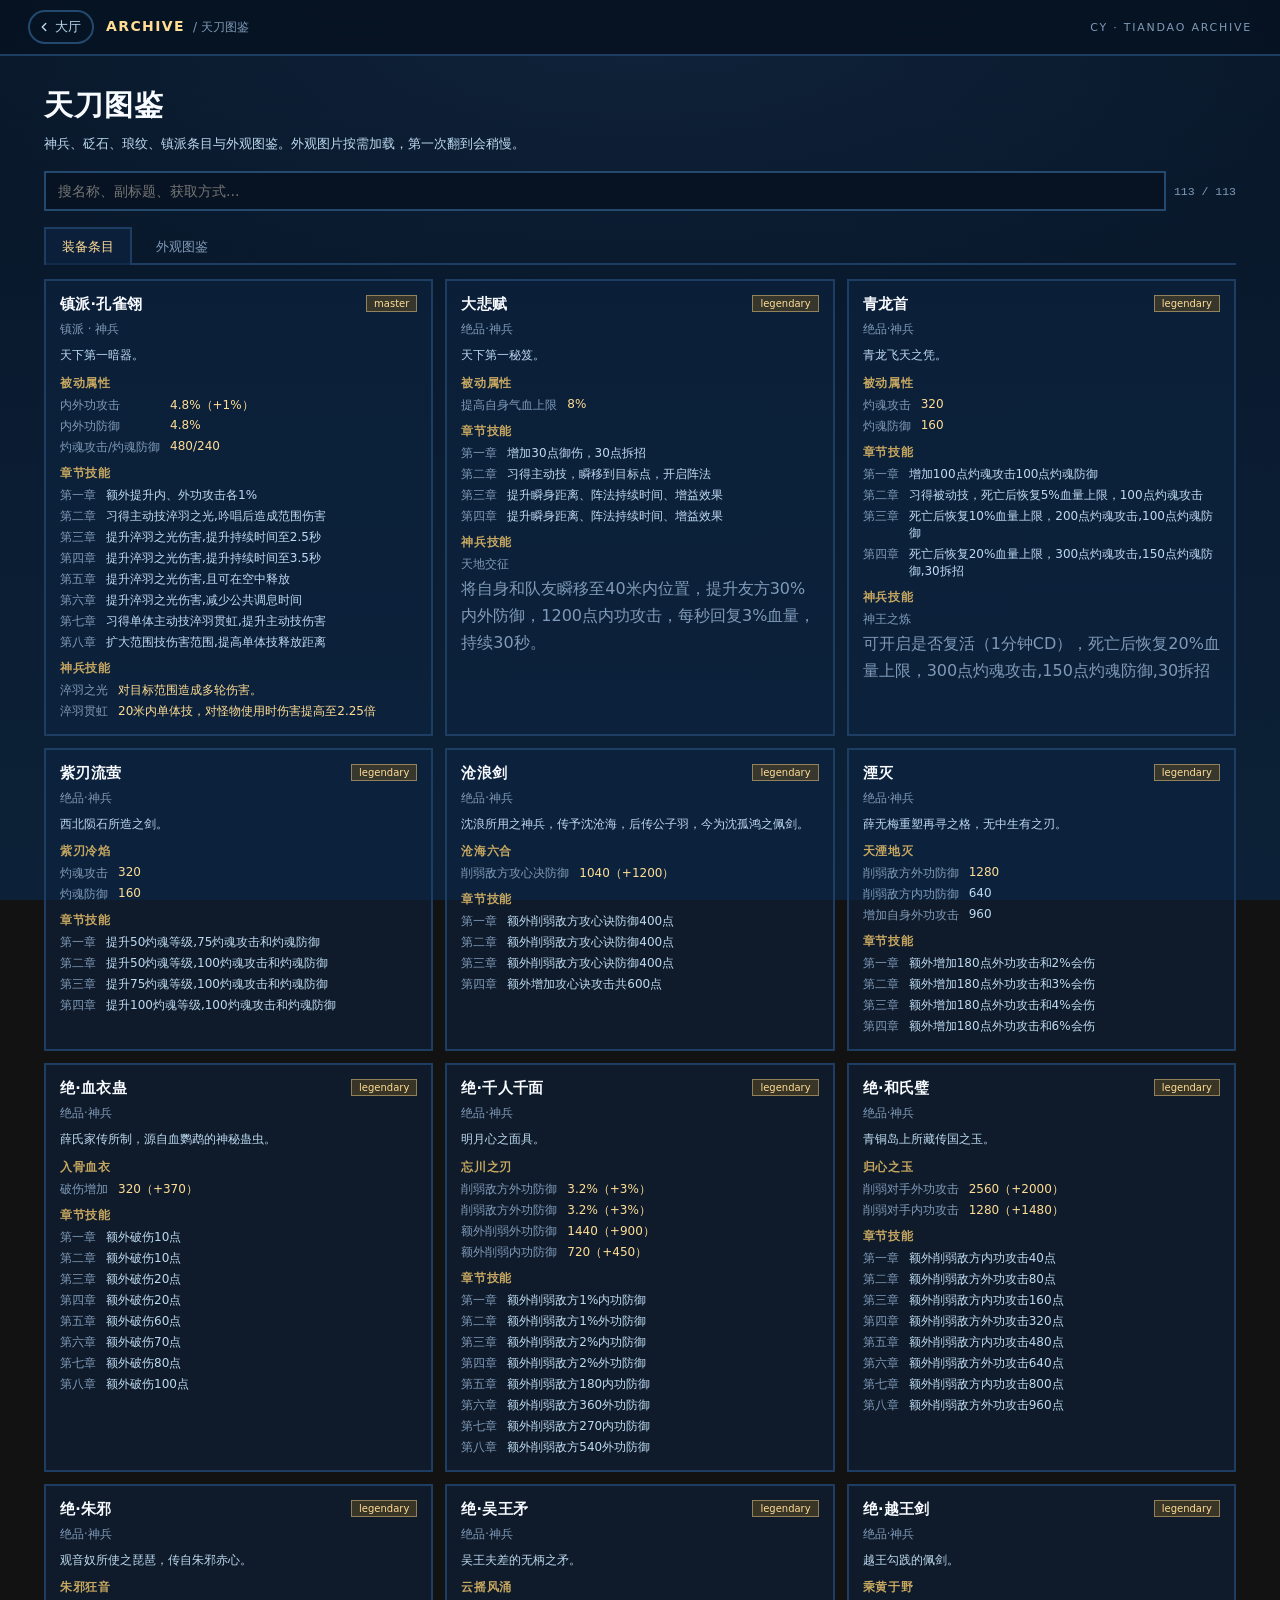
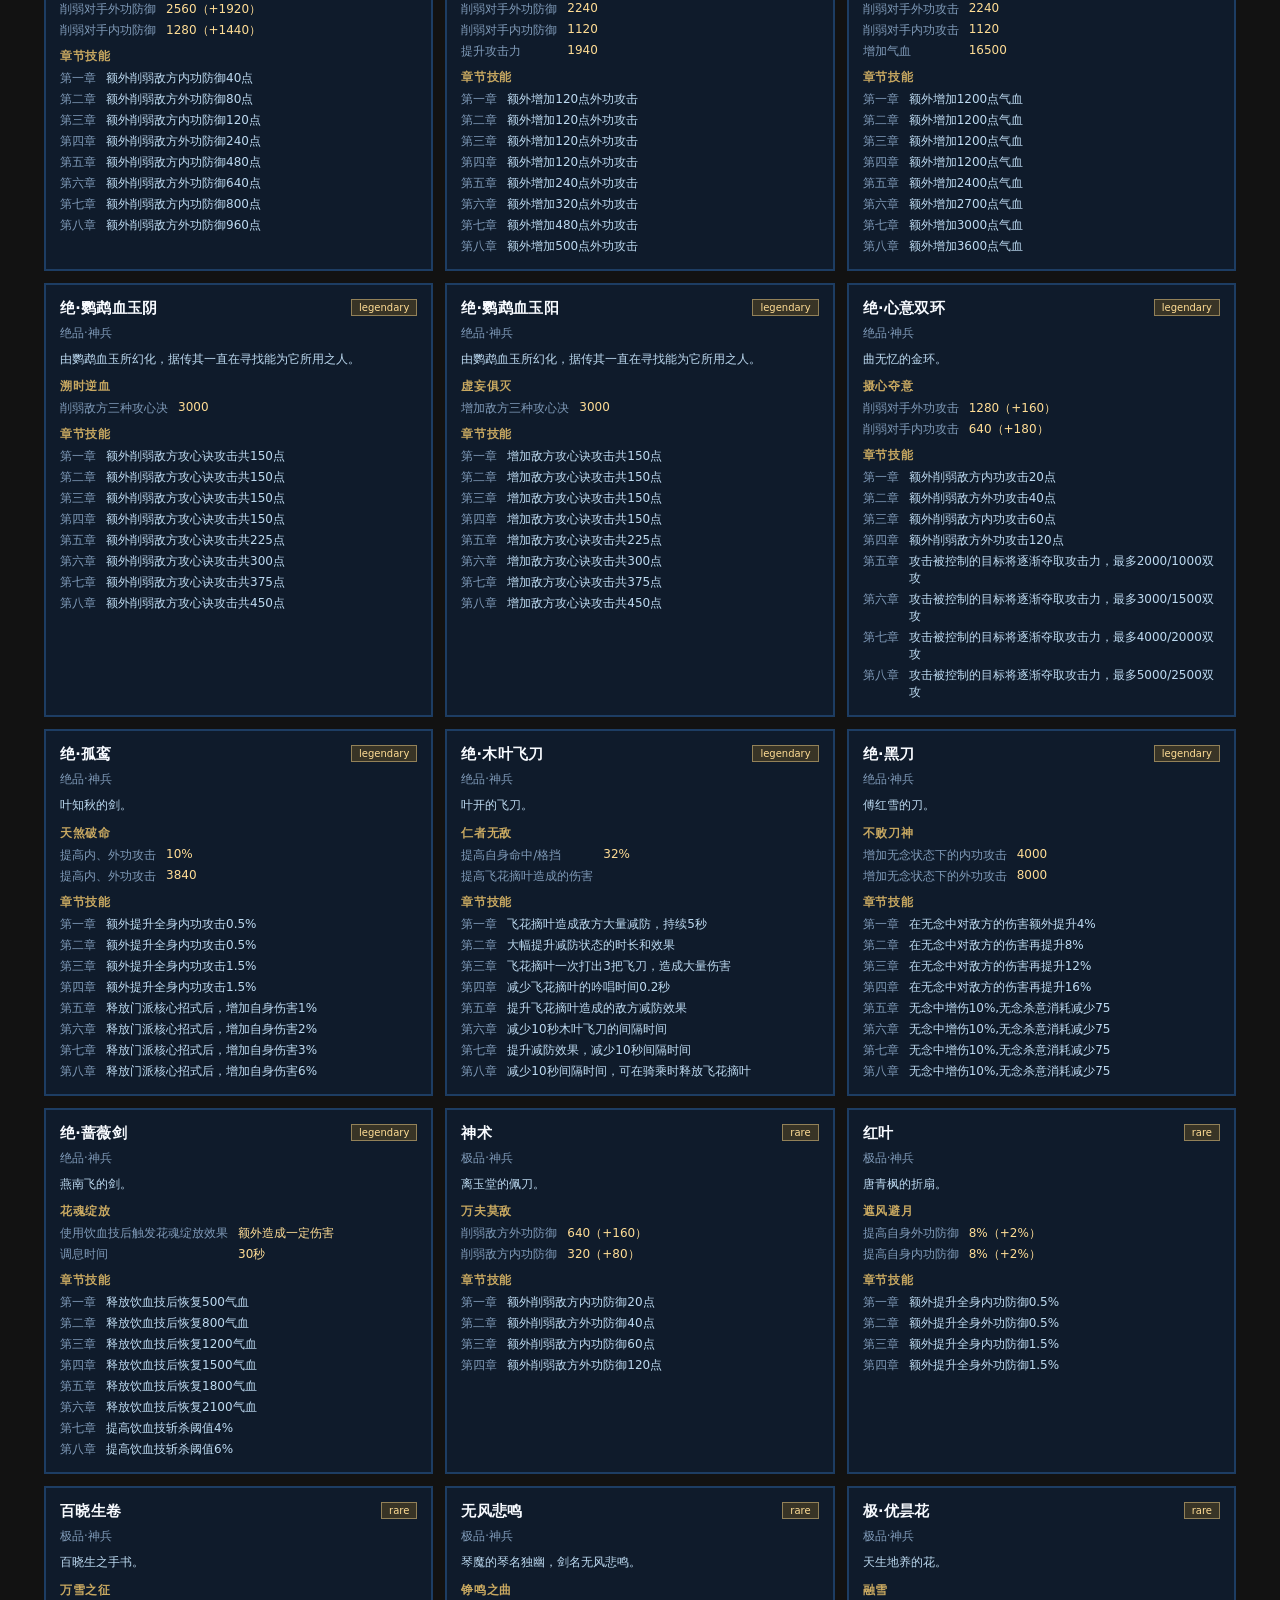
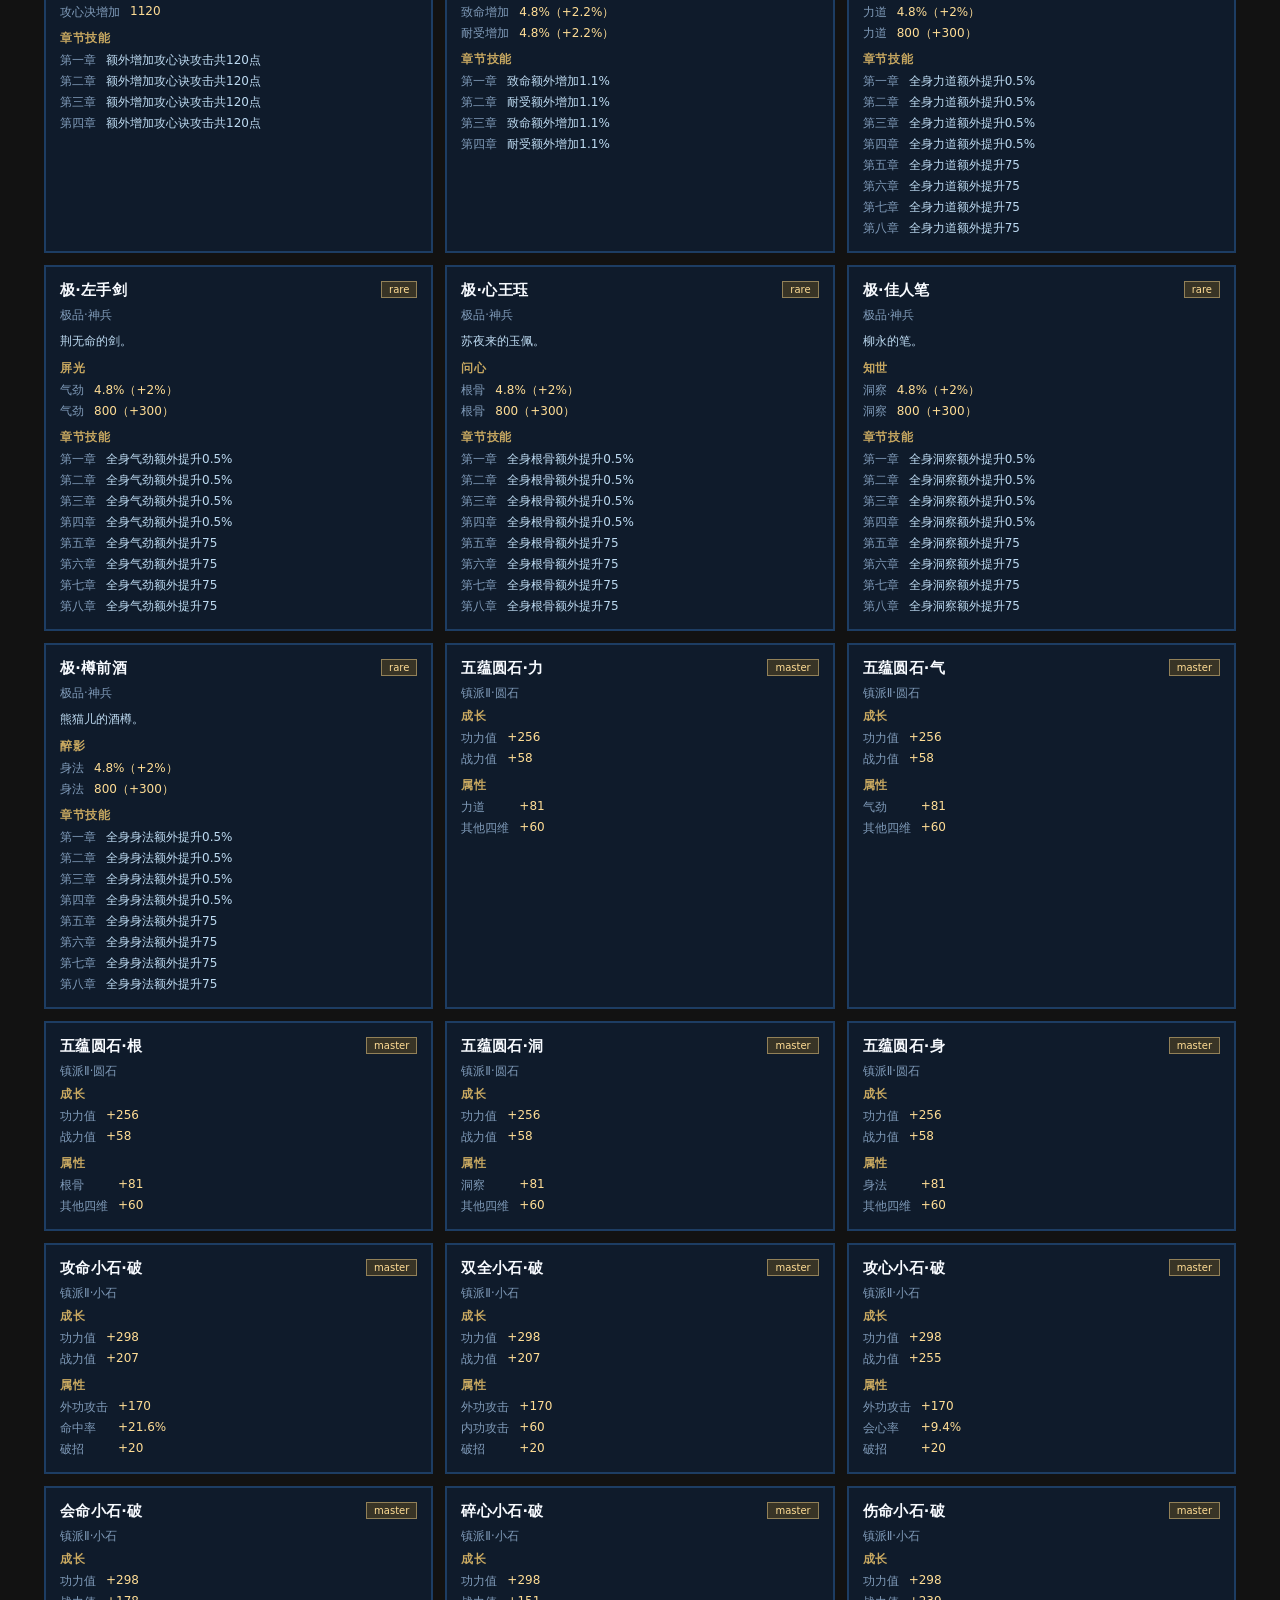
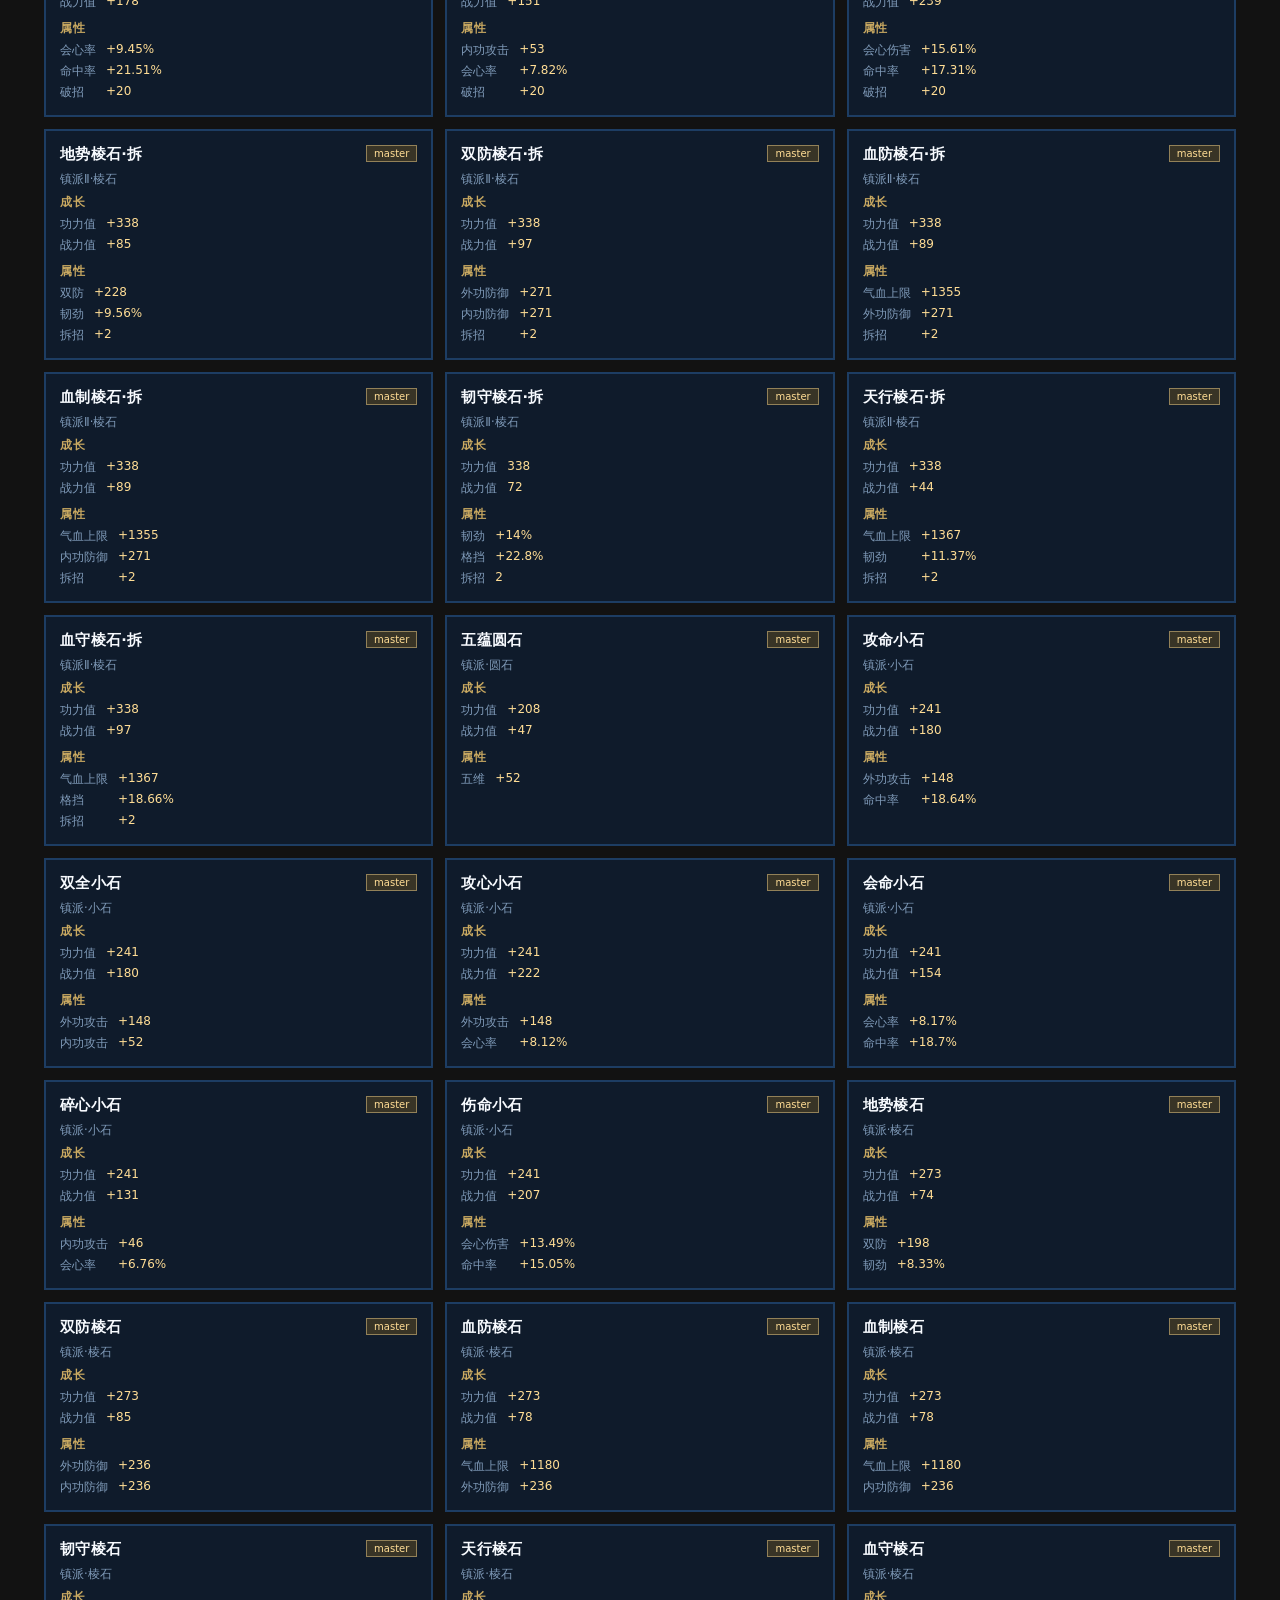
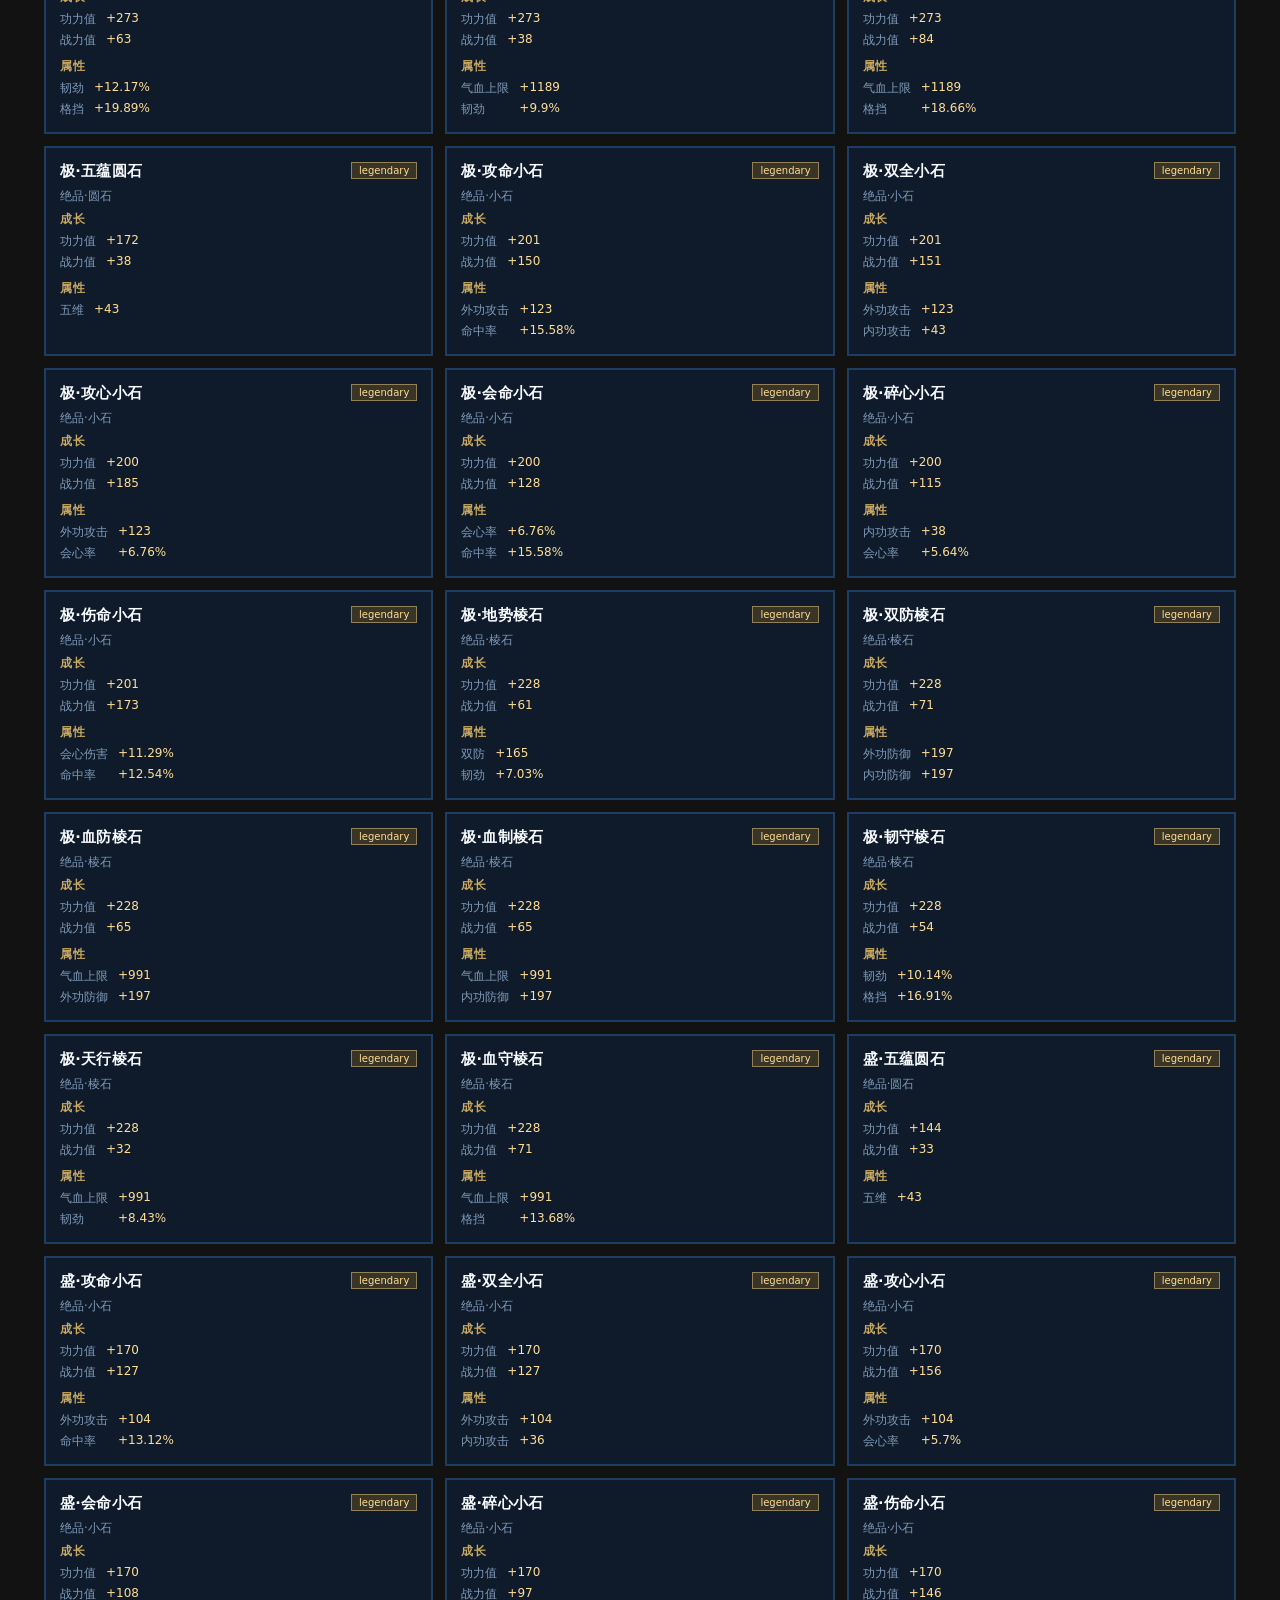
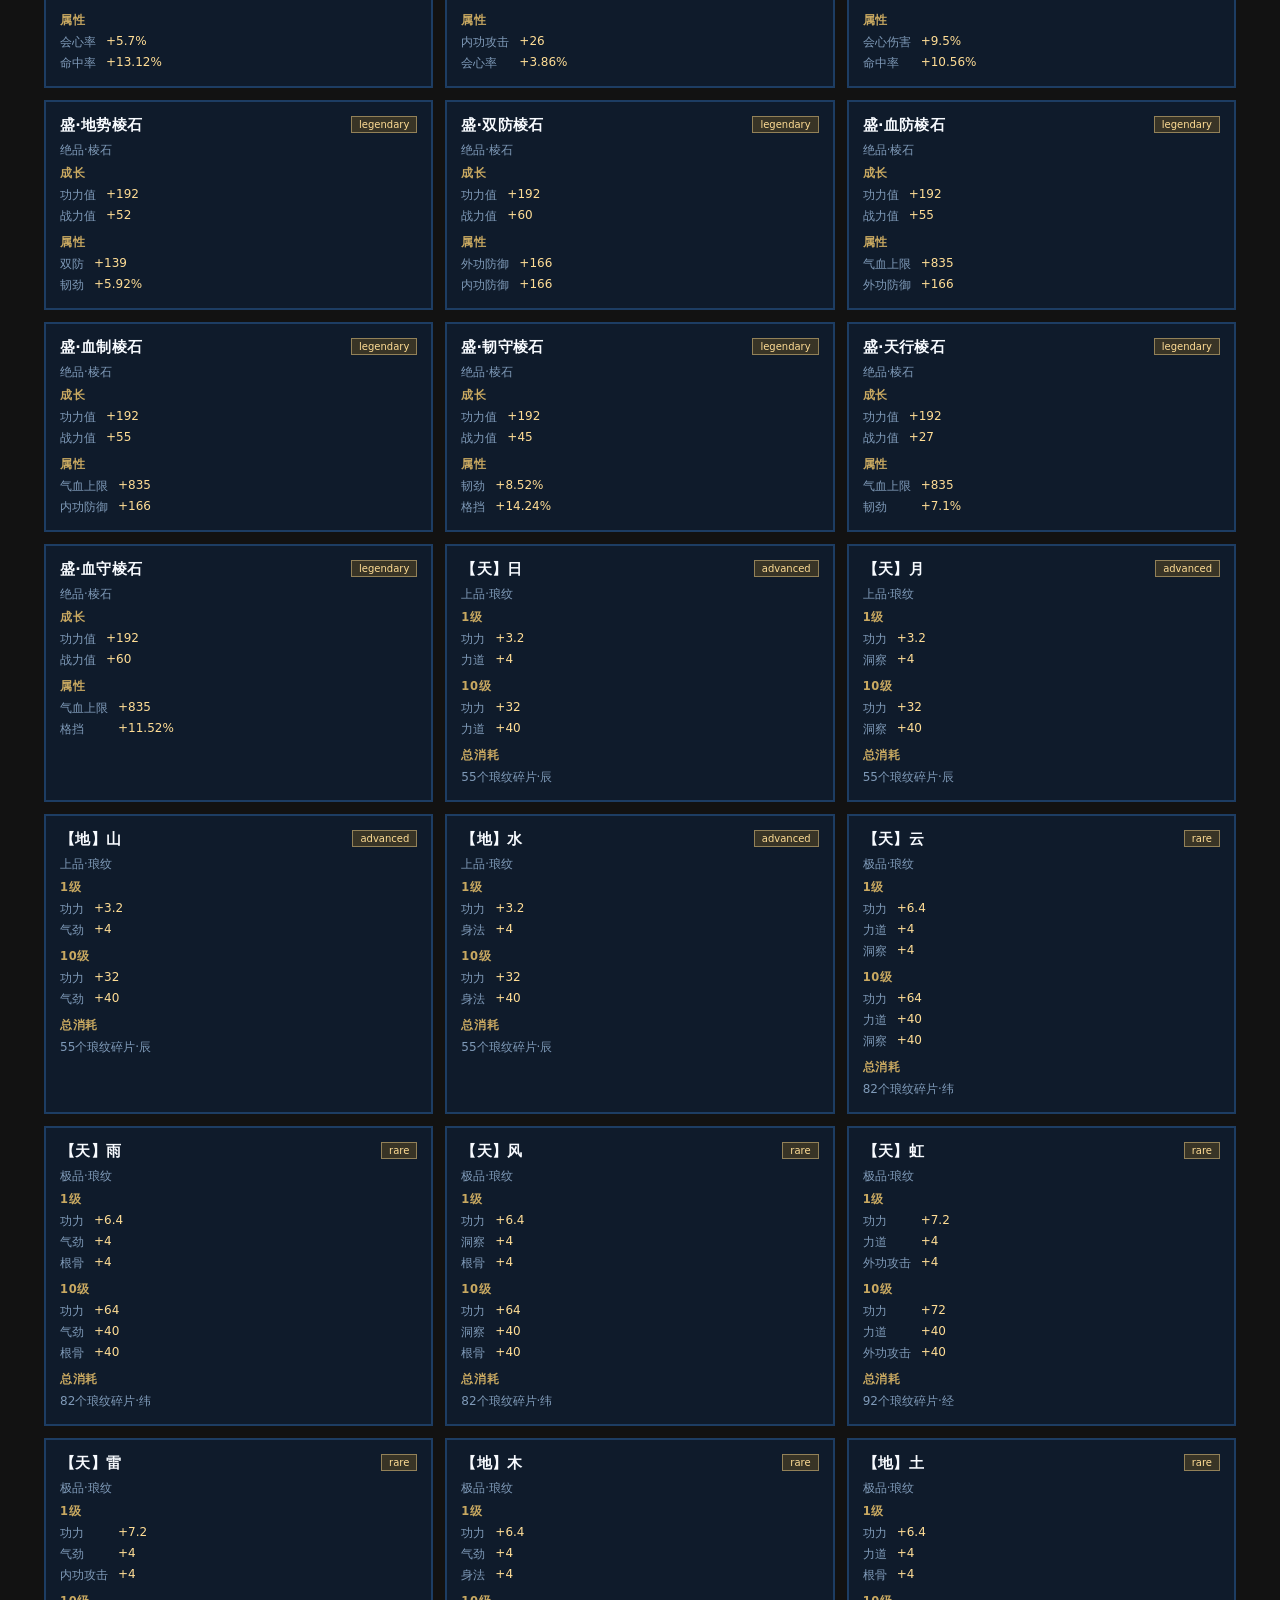
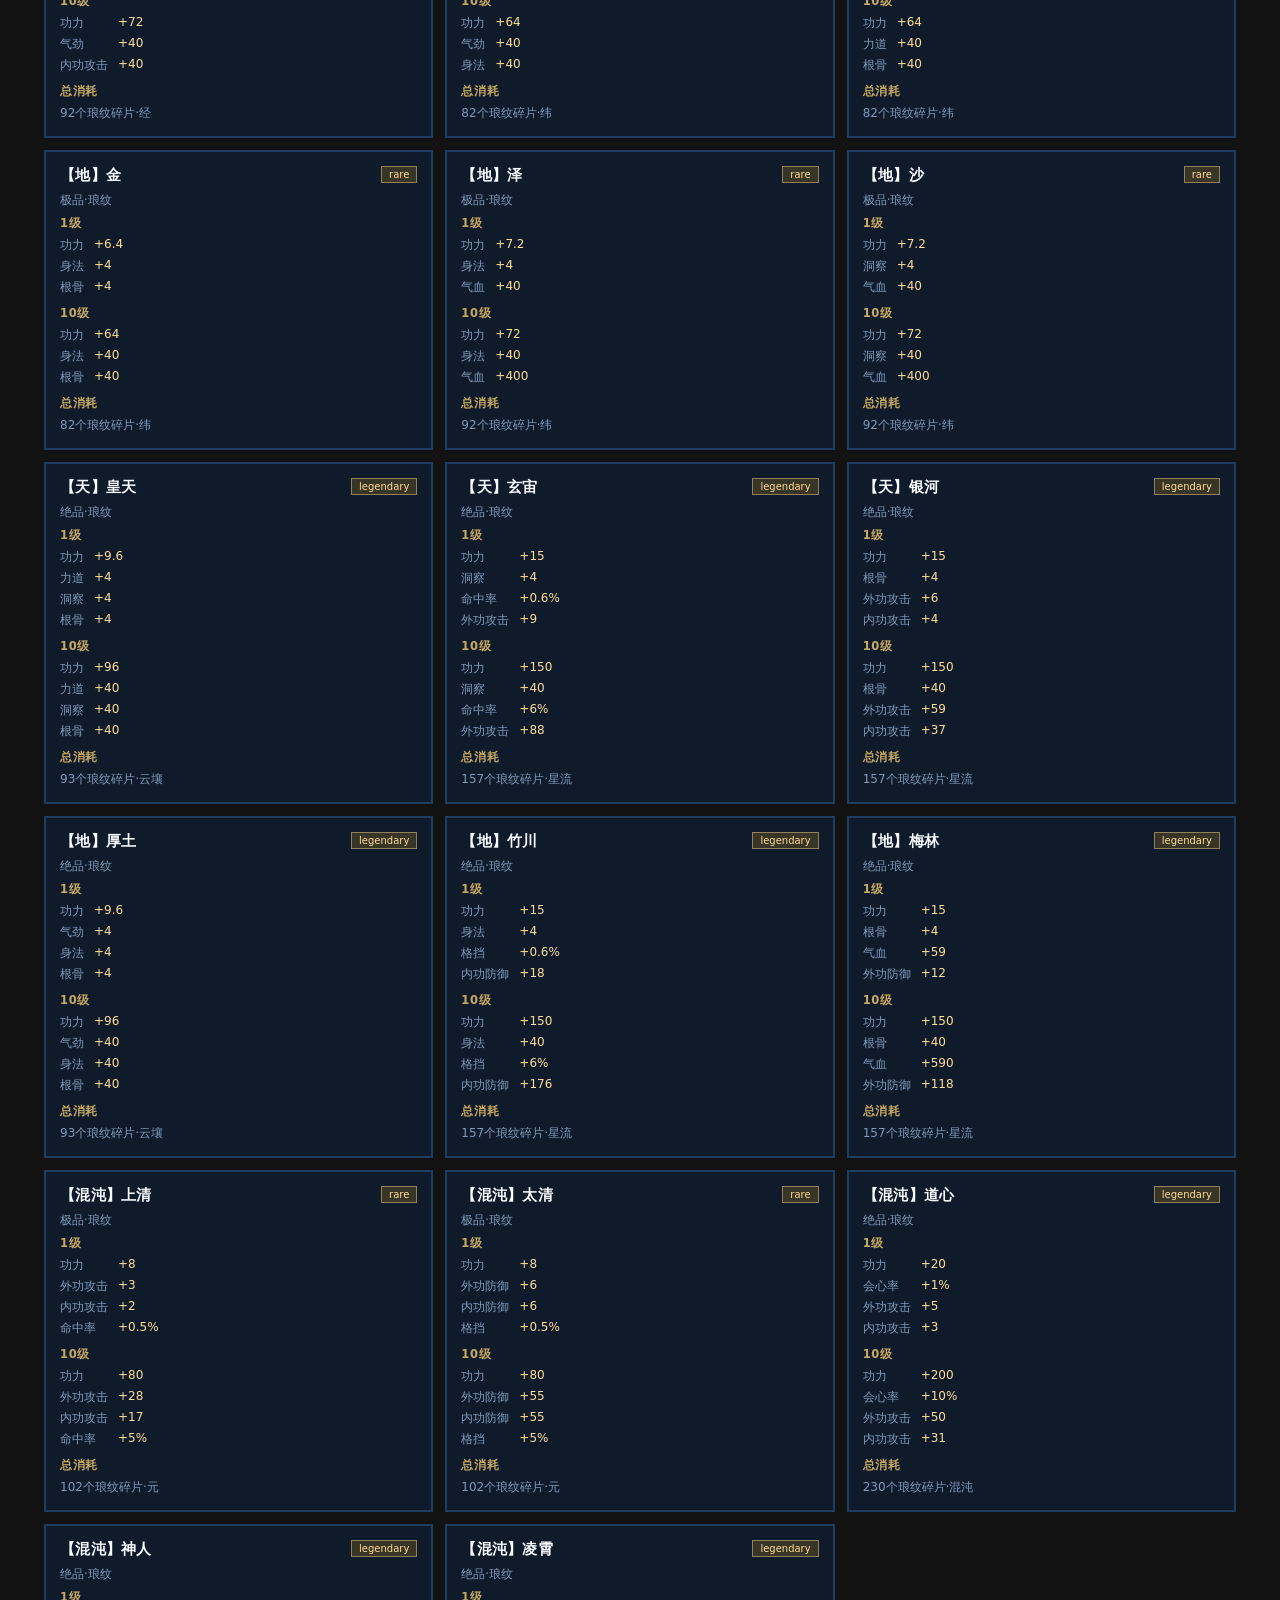
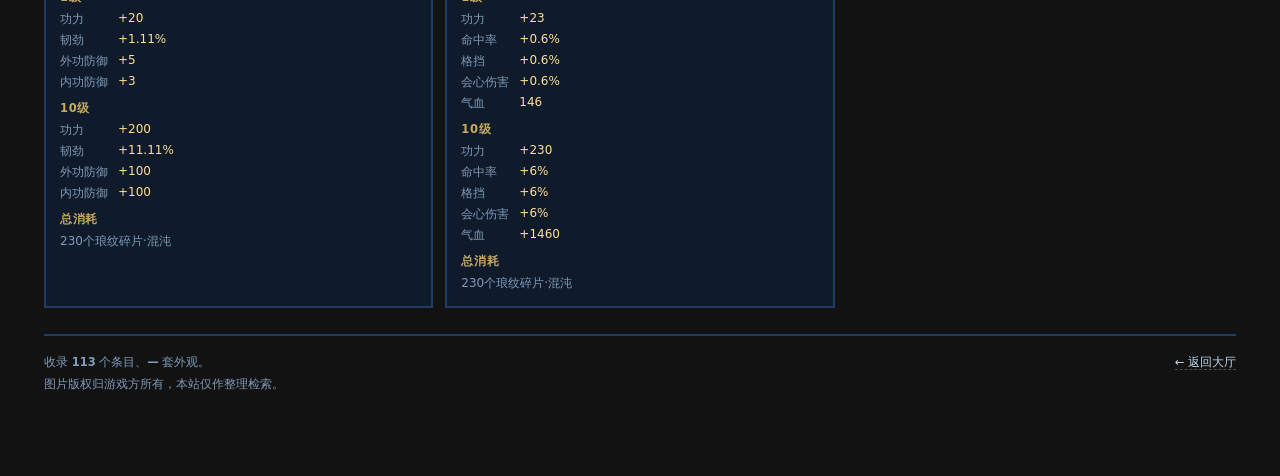
<file: tools/archive.html>
<!DOCTYPE html>
<html lang="zh-CN">
<head>
<meta charset="UTF-8" />
<meta name="viewport" content="width=device-width, initial-scale=1, viewport-fit=cover" />
<meta name="theme-color" content="#0a1b30" />
<meta name="color-scheme" content="dark" />
<title>天刀图鉴 · CY</title>
<meta name="description" content="天涯明月刀 OL 图鉴：神兵、砭石、琅纹、镇派条目与外观外观图鉴，支持搜索与颜色筛选。" />
<meta property="og:title" content="天刀图鉴 · CY" />
<meta property="og:type" content="website" />
<link rel="icon" href="../favicon.ico" sizes="any" />
<style>
:root{
  --ink:#0a1b30;--ink-2:#071322;
  --panel:#0d2340;--panel-2:#102a4a;
  --line:#1d3d63;--line-2:#23496f;
  --gold:#ffdd95;--gold-dim:#c9a961;
  --orange:#ff9a3c;
  --fog:#f8fbff;--mist:#bddaf1;--dim:#7f9ab8;
  --sans:"PingFang SC","Microsoft YaHei",system-ui,-apple-system,"Segoe UI",sans-serif;
  --mono:ui-monospace,SFMono-Regular,"SF Mono",Menlo,Consolas,monospace;
}
*{box-sizing:border-box}
html,body{margin:0;padding:0}
body{
  min-height:100vh;color:var(--fog);font-family:var(--sans);
  background:
    radial-gradient(120% 55% at 50% 0%, rgba(60,120,190,.16) 0%, transparent 60%),
    linear-gradient(180deg,#071322 0%,#0a1b30 40%,#0c2137 100%);
  background-attachment:fixed;-webkit-font-smoothing:antialiased;
}

.topbar{
  position:sticky;top:0;z-index:30;
  display:flex;align-items:center;gap:10px;
  padding:10px clamp(12px,3vw,28px);
  background:rgba(7,19,34,.92);backdrop-filter:blur(14px);
  border-bottom:2px solid var(--line);
}
.topbar a.home{
  display:inline-flex;align-items:center;gap:4px;
  padding:6px 11px 6px 7px;border:2px solid var(--line-2);border-radius:999px;
  color:var(--mist);font-size:13px;text-decoration:none;
  transition:color .14s,border-color .14s,background .14s;flex-shrink:0;
}
.topbar a.home:hover{color:var(--gold);border-color:rgba(255,221,149,.5);background:rgba(255,221,149,.07)}
.topbar a.home:focus-visible{outline:2px solid var(--gold);outline-offset:2px}
.topbar__brand{display:flex;align-items:baseline;gap:8px;margin-left:2px;min-width:0}
.topbar__brand b{font-size:14px;letter-spacing:.1em;color:var(--gold);white-space:nowrap}
.topbar__brand span{font-size:12px;color:var(--dim);white-space:nowrap;overflow:hidden;text-overflow:ellipsis}
.topbar__right{margin-left:auto;font-size:11px;letter-spacing:.16em;color:var(--dim);white-space:nowrap}

.shell{width:min(1240px,100%);margin:0 auto;padding:clamp(16px,3.4vw,30px) clamp(12px,3vw,24px) 80px}
.head{margin-bottom:16px}
.head h1{margin:0 0 6px;font-size:clamp(21px,3.6vw,29px);letter-spacing:.03em}
.head p{margin:0;font-size:13px;line-height:1.8;color:var(--mist)}

.searchbar{
  display:flex;gap:8px;flex-wrap:wrap;align-items:center;
  margin-bottom:14px;
}
.searchbar input{
  flex:1 1 220px;min-width:0;
  padding:10px 12px;font-family:inherit;font-size:13.5px;
  color:var(--fog);background:var(--ink-2);
  border:2px solid var(--line-2);
}
.searchbar input:focus{outline:2px solid var(--gold);outline-offset:1px}
.count{font-size:11.5px;color:var(--dim);font-family:var(--mono);white-space:nowrap}

.tabs{display:flex;gap:6px;flex-wrap:wrap;margin-bottom:14px;border-bottom:2px solid var(--line)}
.tabs button{
  padding:9px 16px;font-family:inherit;font-size:13px;
  color:var(--dim);background:transparent;border:2px solid transparent;border-bottom:none;
  cursor:pointer;position:relative;top:2px;transition:color .14s,background .14s,border-color .14s;
}
.tabs button:hover{color:var(--mist)}
.tabs button.is-on{color:var(--gold);background:rgba(13,35,64,.7);border-color:var(--line);border-bottom-color:rgba(13,35,64,.7)}
.tabs button:focus-visible{outline:2px solid var(--gold);outline-offset:-2px}
.pane{display:none}
.pane.is-on{display:block}

/* 条目卡 */
.items{display:grid;grid-template-columns:repeat(auto-fill,minmax(320px,1fr));gap:12px}
.item{
  background:rgba(13,35,64,.55);border:2px solid var(--line);
  padding:14px;
  transition:border-color .16s,background .16s;
}
.item:hover{border-color:var(--line-2);background:rgba(16,42,74,.7)}
.item__top{display:flex;align-items:flex-start;gap:10px;margin-bottom:8px}
.item__name{font-size:14.5px;font-weight:600;letter-spacing:.02em;flex:1;min-width:0}
.item__rar{
  font-size:10px;padding:2px 7px;flex-shrink:0;
  color:var(--gold);border:1px solid rgba(255,221,149,.45);
  background:rgba(107,83,32,.45);
}
.item__sub{font-size:11.5px;color:var(--dim);margin-bottom:8px}
.item__desc{font-size:12px;line-height:1.7;color:var(--mist);margin-bottom:10px}
.item__g{margin-bottom:10px}
.item__g:last-child{margin-bottom:0}
.item__g h4{
  margin:0 0 6px;font-size:11.5px;letter-spacing:.06em;color:var(--gold-dim);font-weight:600;
}
.item__g dl{margin:0;display:grid;grid-template-columns:auto 1fr;gap:4px 10px;font-size:12px}
.item__g dt{color:var(--dim);white-space:nowrap}
.item__g dd{margin:0;color:var(--mist);text-align:left}
.item__g dd.gold{color:var(--gold)}
.item__g .body{grid-column:1/-1;color:var(--dim);line-height:1.7;margin-top:2px}

/* 外观网格 */
.filters{display:flex;flex-wrap:wrap;gap:6px;margin-bottom:12px}
.filters button{
  padding:5px 11px;font-family:inherit;font-size:12px;
  color:var(--dim);background:rgba(13,35,64,.7);
  border:2px solid var(--line);cursor:pointer;
  transition:color .14s,border-color .14s,background .14s;
}
.filters button:hover{color:var(--mist);border-color:var(--line-2)}
.filters button.is-on{color:var(--gold);border-color:rgba(255,221,149,.55);background:rgba(107,83,32,.5)}
.filters button:focus-visible{outline:2px solid var(--gold);outline-offset:2px}

.skins{display:grid;grid-template-columns:repeat(auto-fill,minmax(150px,1fr));gap:12px}
.skin{
  background:rgba(13,35,64,.5);border:2px solid var(--line);
  overflow:hidden;cursor:pointer;
  transition:border-color .16s,transform .16s;
}
.skin:hover{border-color:rgba(255,221,149,.5);transform:translateY(-2px)}
.skin:focus-visible{outline:2px solid var(--gold);outline-offset:2px}
.skin__pic{
  position:relative;aspect-ratio:1;background:#08182b;
  display:grid;place-items:center;overflow:hidden;
}
.skin__pic img{
  width:100%;height:100%;object-fit:contain;display:block;
}
.skin__pic .ph{
  position:absolute;inset:0;
  display:grid;place-items:center;
  font-size:11px;color:var(--dim);
}
.skin__lux{
  position:absolute;top:6px;left:6px;
  padding:2px 6px;font-size:9.5px;letter-spacing:.06em;
  color:#3a2200;background:linear-gradient(150deg,#ffdd95,#c9a961);
}
.skin__body{padding:8px 9px 10px}
.skin__name{font-size:12.5px;line-height:1.4;margin-bottom:3px;color:var(--fog)}
.skin__meta{font-size:10.5px;color:var(--dim);white-space:nowrap;overflow:hidden;text-overflow:ellipsis}

.loadmore{display:flex;justify-content:center;margin-top:18px}
.btn{
  display:inline-flex;align-items:center;justify-content:center;
  padding:10px 22px;font-family:inherit;font-size:13px;line-height:1;
  color:var(--mist);background:#12304f;border:2px solid var(--line-2);
  cursor:pointer;transition:background .14s,color .14s,border-color .14s;
}
.btn:hover{background:#17406a;color:var(--fog)}
.btn:focus-visible{outline:2px solid var(--gold);outline-offset:2px}
.btn--gold{color:var(--gold);background:rgba(107,83,32,.55);border-color:rgba(255,221,149,.5)}

/* 弹层 */
.modal{
  position:fixed;inset:0;z-index:80;
  background:rgba(3,9,18,.86);
  display:none;align-items:center;justify-content:center;
  padding:20px;
  overflow:auto;
}
.modal.is-on{display:flex}
.modal__box{
  position:relative;
  width:min(560px,100%);
  max-height:90vh;overflow:auto;
  background:var(--panel);border:2px solid var(--line-2);
  padding:18px;
}
.modal__close{
  position:absolute;top:10px;right:10px;
  width:30px;height:30px;
  display:grid;place-items:center;
  color:var(--mist);background:rgba(9,24,42,.8);
  border:2px solid var(--line-2);cursor:pointer;font-size:15px;line-height:1;
}
.modal__close:hover{color:var(--gold);border-color:rgba(255,221,149,.5)}
.modal__imgs{display:flex;gap:10px;flex-wrap:wrap;margin:10px 0 14px}
.modal__imgs figure{margin:0;flex:1 1 150px;text-align:center}
.modal__imgs img{width:100%;display:block;background:#08182b;border:2px solid var(--line)}
.modal__imgs figcaption{font-size:11px;color:var(--dim);margin-top:5px}
.modal h3{margin:0 0 4px;font-size:16px}
.modal .meta{font-size:12px;color:var(--dim);line-height:1.9}
.modal .desc{font-size:13px;color:var(--mist);line-height:1.8;margin-top:10px}
.modal .tags{display:flex;gap:5px;flex-wrap:wrap;margin-top:10px}
.modal .tags span{font-size:10.5px;padding:2px 7px;border:1px solid var(--line-2);color:var(--dim)}

.empty{padding:36px 0;text-align:center;font-size:13px;color:var(--dim)}
.foot{
  margin-top:26px;padding-top:16px;border-top:2px solid var(--line);
  display:flex;flex-wrap:wrap;gap:10px;justify-content:space-between;
  font-size:11.5px;color:var(--dim);line-height:1.9;
}
.foot a{color:var(--mist);text-decoration:none;border-bottom:1px dashed rgba(189,218,241,.3)}
.foot a:hover{color:var(--gold);border-bottom-color:var(--gold)}

@media(max-width:640px){
  .topbar__right{display:none}
  .items{grid-template-columns:1fr}
  .skins{grid-template-columns:repeat(2,1fr);gap:9px}
  .skin__name{font-size:11.5px}
}
</style>
</head>
<body>

<header class="topbar">
  <a class="home" href="../index.html" title="返回大厅" aria-label="返回大厅">
    <svg viewBox="0 0 24 24" width="14" height="14" fill="none" stroke="currentColor" stroke-width="2.4" stroke-linecap="round" stroke-linejoin="round" aria-hidden="true"><path d="m15 18-6-6 6-6"/></svg>
    大厅
  </a>
  <div class="topbar__brand">
    <b>ARCHIVE</b>
    <span>/ 天刀图鉴</span>
  </div>
  <div class="topbar__right">CY · TIANDAO ARCHIVE</div>
</header>

<main class="shell">

  <section class="head">
    <h1>天刀图鉴</h1>
    <p>神兵、砭石、琅纹、镇派条目与外观图鉴。外观图片按需加载，第一次翻到会稍慢。</p>
  </section>

  <div class="searchbar">
    <input id="q" type="search" placeholder="搜名称、副标题、获取方式…" autocomplete="off" />
    <span class="count" id="count">—</span>
  </div>

  <nav class="tabs" id="tabs">
    <button type="button" data-pane="gear" class="is-on">装备条目</button>
    <button type="button" data-pane="skin">外观图鉴</button>
  </nav>

  <section class="pane is-on" id="pane-gear">
    <div class="items" id="items"><div class="empty">正在读取…</div></div>
  </section>

  <section class="pane" id="pane-skin">
    <div class="filters" id="cats"></div>
    <div class="filters" id="colors"></div>
    <div class="skins" id="skins"><div class="empty">正在读取…</div></div>
    <div class="loadmore" id="more"></div>
  </section>

  <footer class="foot">
    <div>
      收录 <b id="cntGear">—</b> 个条目、<b id="cntSkin">—</b> 套外观。<br />
      图片版权归游戏方所有，本站仅作整理检索。
    </div>
    <div><a href="../index.html">← 返回大厅</a></div>
  </footer>

</main>

<div class="modal" id="modal" role="dialog" aria-modal="true" aria-label="外观详情">
  <div class="modal__box">
    <button class="modal__close" id="mClose" type="button" aria-label="关闭">×</button>
    <div id="mBody"></div>
  </div>
</div>

<script>
(function () {
  'use strict';
  var MEDIA = 'https://www.qquu.chat/archive/api/media/media%2F';
  var PAGE = 60;   // 外观每次渲染 60 个

  var $ = function (s, r) { return (r || document).querySelector(s); };
  var $$ = function (s, r) { return Array.prototype.slice.call((r || document).querySelectorAll(s)); };
  var esc = function (s) {
    return String(s == null ? '' : s).replace(/[&<>"']/g, function (c) {
      return { '&': '&amp;', '<': '&lt;', '>': '&gt;', '"': '&quot;', "'": '&#39;' }[c];
    });
  };
  function fmt(n) { return (n == null || !isFinite(n)) ? '—' : Number(n).toLocaleString('en-US'); }

  var GEAR = null;        // {cats, items}
  var SKIN = null;        // {skins}
  var skinLoaded = false;
  var fCat = '';
  var fColor = '';
  var shown = PAGE;
  var kw = '';

  var COLOR_CN = {
    gray: '灰', silver: '银', black: '黑', blue: '蓝', white: '白', gold: '金',
    red: '红', cyan: '青', brown: '棕', orange: '橙', purple: '紫', pink: '粉',
    green: '绿', yellow: '黄'
  };

  // ---------- 装备条目 ----------
  function renderGear() {
    var k = kw.trim().toLowerCase();
    var list = GEAR.items.filter(function (it) {
      if (!k) return true;
      return (it.name + ' ' + it.sub + ' ' + it.desc).toLowerCase().indexOf(k) >= 0;
    });
    var box = $('#items');
    if (!list.length) {
      box.innerHTML = '<div class="empty">没有匹配的条目</div>';
      $('#count').textContent = '0 / ' + GEAR.items.length;
      return;
    }
    box.innerHTML = list.map(function (it) {
      var g = (it.g || []).map(function (grp) {
        var rows = (grp.f || []).map(function (f) {
          return '<dt>' + esc(f[0]) + '</dt><dd class="' + (f[2] === 'gold' ? 'gold' : '') + '">' + esc(f[1]) + '</dd>';
        }).join('');
        var body = grp.b ? '<div class="body">' + esc(grp.b) + '</div>' : '';
        if (!rows && !body) return '';
        return '<div class="item__g"><h4>' + esc(grp.t) + '</h4>' +
          (rows ? '<dl>' + rows + '</dl>' : '') + body + '</div>';
      }).join('');
      return '<article class="item">' +
        '<div class="item__top">' +
          '<div class="item__name">' + esc(it.name) + '</div>' +
          (it.rar ? '<span class="item__rar">' + esc(it.rar) + '</span>' : '') +
        '</div>' +
        (it.sub ? '<div class="item__sub">' + esc(it.sub) + '</div>' : '') +
        (it.desc ? '<div class="item__desc">' + esc(it.desc) + '</div>' : '') +
        g +
      '</article>';
    }).join('');
    $('#count').textContent = list.length + ' / ' + GEAR.items.length;
  }

  // ---------- 外观 ----------
  function buildFilters() {
    var cats = {};
    SKIN.skins.forEach(function (s) { cats[s.c] = (cats[s.c] || 0) + 1; });
    var catList = Object.keys(cats).sort(function (a, b) { return cats[b] - cats[a]; });
    $('#cats').innerHTML = '<button type="button" data-cat="" class="is-on">全部 ' + SKIN.skins.length + '</button>' +
      catList.map(function (c) {
        return '<button type="button" data-cat="' + esc(c) + '">' + esc(c) + ' ' + cats[c] + '</button>';
      }).join('');

    var colors = {};
    SKIN.skins.forEach(function (s) {
      (s.ct || []).forEach(function (t) { colors[t] = (colors[t] || 0) + 1; });
    });
    var colList = Object.keys(colors).sort(function (a, b) { return colors[b] - colors[a]; });
    $('#colors').innerHTML = '<button type="button" data-color="" class="is-on">全部颜色</button>' +
      colList.map(function (c) {
        return '<button type="button" data-color="' + esc(c) + '">' + esc(COLOR_CN[c] || c) + ' ' + colors[c] + '</button>';
      }).join('');

    $$('#cats button').forEach(function (b) {
      b.addEventListener('click', function () {
        $$('#cats button').forEach(function (x) { x.classList.remove('is-on'); });
        b.classList.add('is-on');
        fCat = b.getAttribute('data-cat');
        shown = PAGE;
        renderSkins();
      });
    });
    $$('#colors button').forEach(function (b) {
      b.addEventListener('click', function () {
        $$('#colors button').forEach(function (x) { x.classList.remove('is-on'); });
        b.classList.add('is-on');
        fColor = b.getAttribute('data-color');
        shown = PAGE;
        renderSkins();
      });
    });
  }

  function matchSkin(s, k) {
    if (fCat && s.c !== fCat) return false;
    if (fColor && (s.ct || []).indexOf(fColor) < 0) return false;
    if (!k) return true;
    return (s.n + ' ' + s.c + ' ' + s.am + ' ' + s.d).toLowerCase().indexOf(k) >= 0;
  }

  function renderSkins() {
    var k = kw.trim().toLowerCase();
    var list = SKIN.skins.filter(function (s) { return matchSkin(s, k); });
    var box = $('#skins');
    if (!list.length) {
      box.innerHTML = '<div class="empty">没有匹配的外观</div>';
      $('#more').innerHTML = '';
      $('#count').textContent = '0 / ' + SKIN.skins.length;
      return;
    }
    var part = list.slice(0, shown);
    box.innerHTML = part.map(function (s, i) {
      var v = s.v[0];
      var src = MEDIA + v[1];
      return '<article class="skin" tabindex="0" role="button" data-i="' + SKIN.skins.indexOf(s) + '" ' +
        'aria-label="' + esc(s.n) + '">' +
        '<div class="skin__pic">' +
          '<img src="' + esc(src) + '" alt="" loading="lazy" decoding="async" />' +
          (s.lx ? '<span class="skin__lux">顶奢</span>' : '') +
        '</div>' +
        '<div class="skin__body">' +
          '<div class="skin__name">' + esc(s.n) + '</div>' +
          '<div class="skin__meta">' + esc(s.c) + (s.v.length > 1 ? ' · ' + s.v.length + ' 形态' : '') + '</div>' +
        '</div>' +
      '</article>';
    }).join('');

    $('#count').textContent = part.length + ' / ' + list.length;

    $('#more').innerHTML = list.length > shown
      ? '<button class="btn btn--gold" id="btnMore" type="button">再看 ' + Math.min(PAGE, list.length - shown) + ' 套（还有 ' + (list.length - shown) + '）</button>'
      : '';

    var bm = $('#btnMore');
    if (bm) bm.addEventListener('click', function () { shown += PAGE; renderSkins(); });

    // 点击看详情
    $$('.skin', box).forEach(function (el) {
      el.addEventListener('click', function () { openSkin(Number(el.getAttribute('data-i'))); });
      el.addEventListener('keydown', function (e) {
        if (e.key === 'Enter' || e.key === ' ') { e.preventDefault(); openSkin(Number(el.getAttribute('data-i'))); }
      });
    });
  }

  function openSkin(i) {
    var s = SKIN.skins[i];
    if (!s) return;
    var imgs = s.v.map(function (v) {
      return '<figure><img src="' + MEDIA + esc(v[1]) + '" alt="' + esc(s.n) + ' ' + esc(v[0]) + '" loading="lazy" />' +
        '<figcaption>' + esc(v[0] || '默认') + '</figcaption></figure>';
    }).join('');
    var tags = (s.ct || []).map(function (t) {
      return '<span>' + esc(COLOR_CN[t] || t) + '</span>';
    }).join('');
    $('#mBody').innerHTML =
      '<h3>' + esc(s.n) + '</h3>' +
      '<div class="meta">' + esc(s.c) +
        (s.am ? ' · 获取：' + esc(s.am) : '') +
        (s.ap ? '（' + esc(s.ap) + '）' : '') +
      '</div>' +
      '<div class="modal__imgs">' + imgs + '</div>' +
      (s.d ? '<div class="desc">' + esc(s.d) + '</div>' : '') +
      (tags ? '<div class="tags">' + tags + '</div>' : '');
    $('#modal').classList.add('is-on');
  }

  // ---------- 数据 ----------
  function loadGear() {
    fetch('./data/archive.json', { cache: 'no-cache' })
      .then(function (r) { if (!r.ok) throw new Error('HTTP ' + r.status); return r.json(); })
      .then(function (d) {
        GEAR = d;
        $('#cntGear').textContent = d.items.length;
        renderGear();
      })
      .catch(function (e) {
        $('#items').innerHTML = '<div class="empty">数据加载失败：' + esc(e.message) + '</div>';
      });
  }

  function loadSkin() {
    if (skinLoaded) return;
    skinLoaded = true;
    $('#skins').innerHTML = '<div class="empty">正在读取外观数据（约 270KB）…</div>';
    fetch('./data/archive-skin.json', { cache: 'no-cache' })
      .then(function (r) { if (!r.ok) throw new Error('HTTP ' + r.status); return r.json(); })
      .then(function (d) {
        SKIN = d;
        $('#cntSkin').textContent = d.skins.length;
        buildFilters();
        renderSkins();
      })
      .catch(function (e) {
        skinLoaded = false;
        $('#skins').innerHTML = '<div class="empty">外观数据加载失败：' + esc(e.message) + '</div>';
      });
  }

  // ---------- 交互 ----------
  var timer = null;
  $('#q').addEventListener('input', function () {
    clearTimeout(timer);
    timer = setTimeout(function () {
      kw = $('#q').value;
      shown = PAGE;
      var isSkin = $('#pane-skin').classList.contains('is-on');
      if (isSkin) { loadSkin(); if (SKIN) renderSkins(); }
      else if (GEAR) renderGear();
    }, 180);
  });

  $$('#tabs button').forEach(function (b) {
    b.addEventListener('click', function () {
      $$('#tabs button').forEach(function (x) { x.classList.remove('is-on'); });
      b.classList.add('is-on');
      $$('.pane').forEach(function (p) { p.classList.remove('is-on'); });
      var name = b.getAttribute('data-pane');
      $('#pane-' + name).classList.add('is-on');
      if (name === 'skin') { loadSkin(); if (SKIN) renderSkins(); }
      else if (GEAR) renderGear();
    });
  });

  $('#mClose').addEventListener('click', function () { $('#modal').classList.remove('is-on'); });
  $('#modal').addEventListener('click', function (e) {
    if (e.target === $('#modal')) $('#modal').classList.remove('is-on');
  });
  document.addEventListener('keydown', function (e) {
    if (e.key === 'Escape') $('#modal').classList.remove('is-on');
  });

  loadGear();
})();
</script>
</body>
</html>
</file>
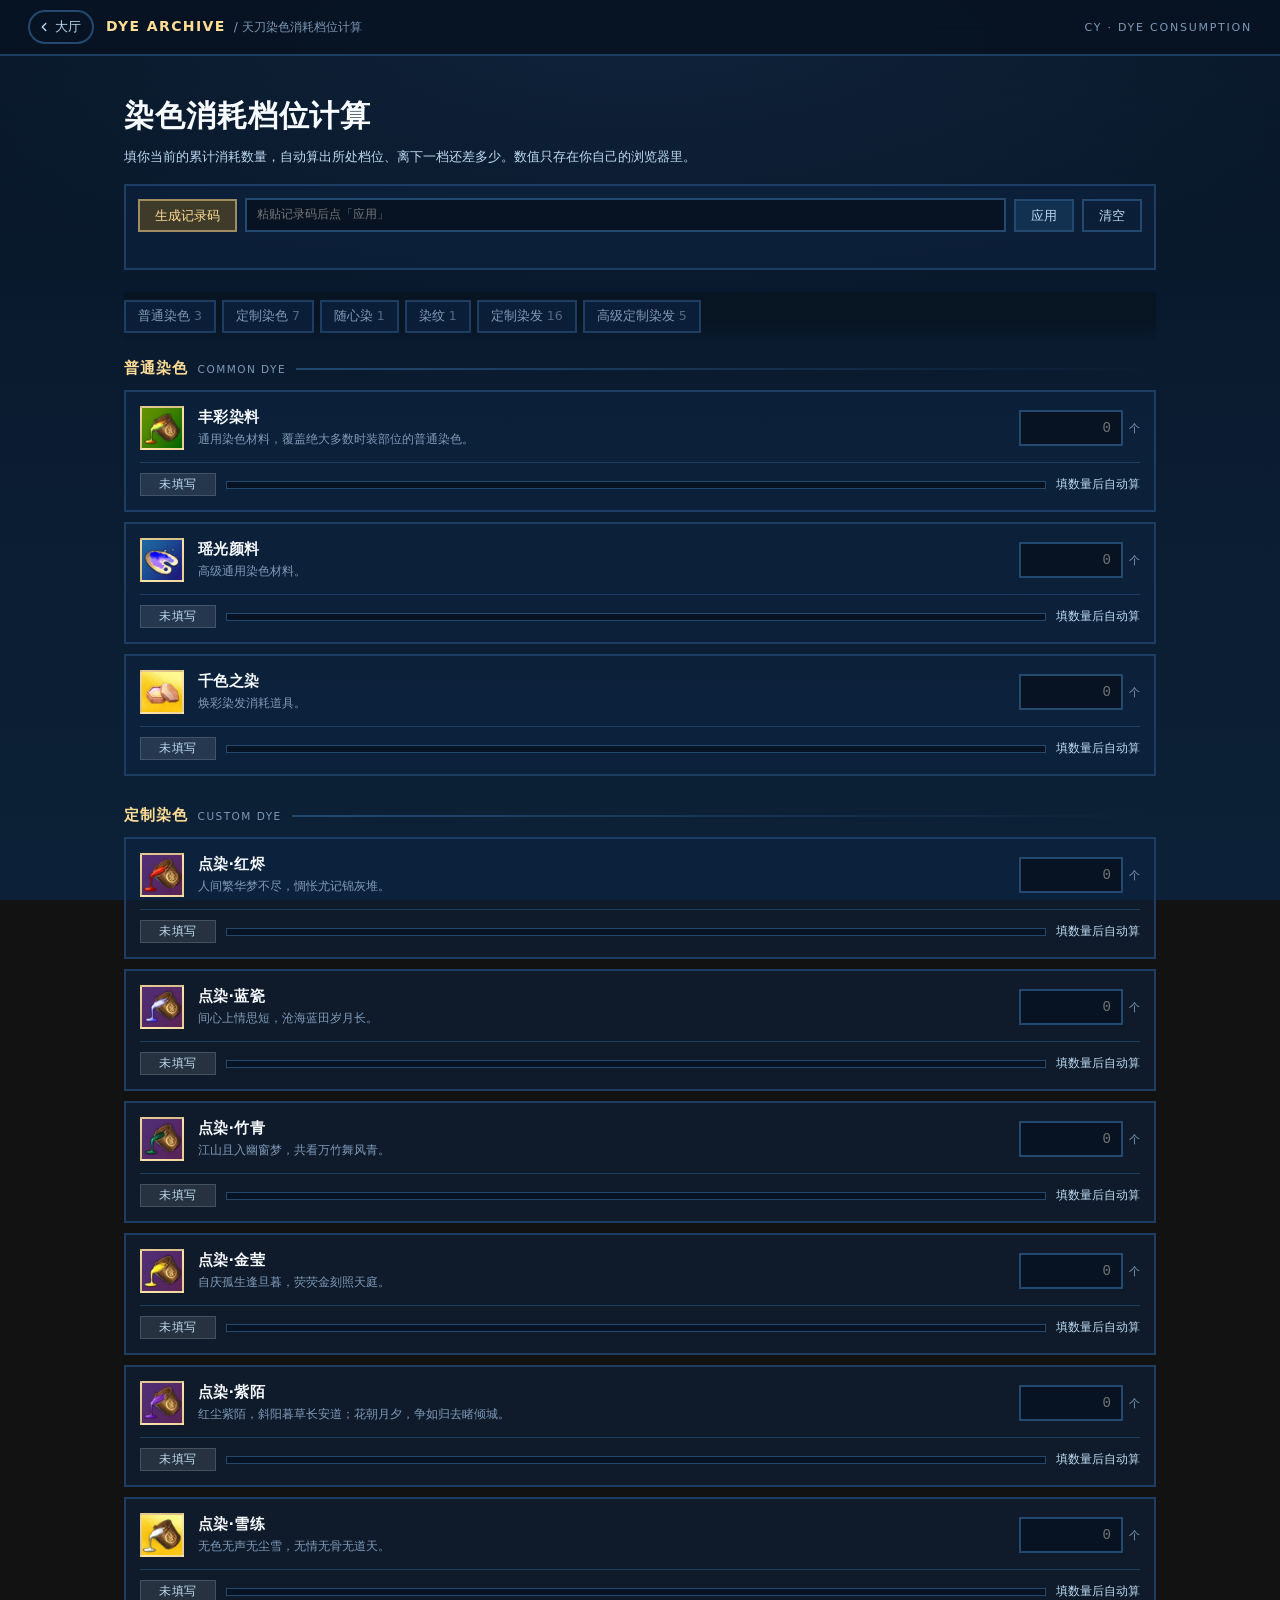
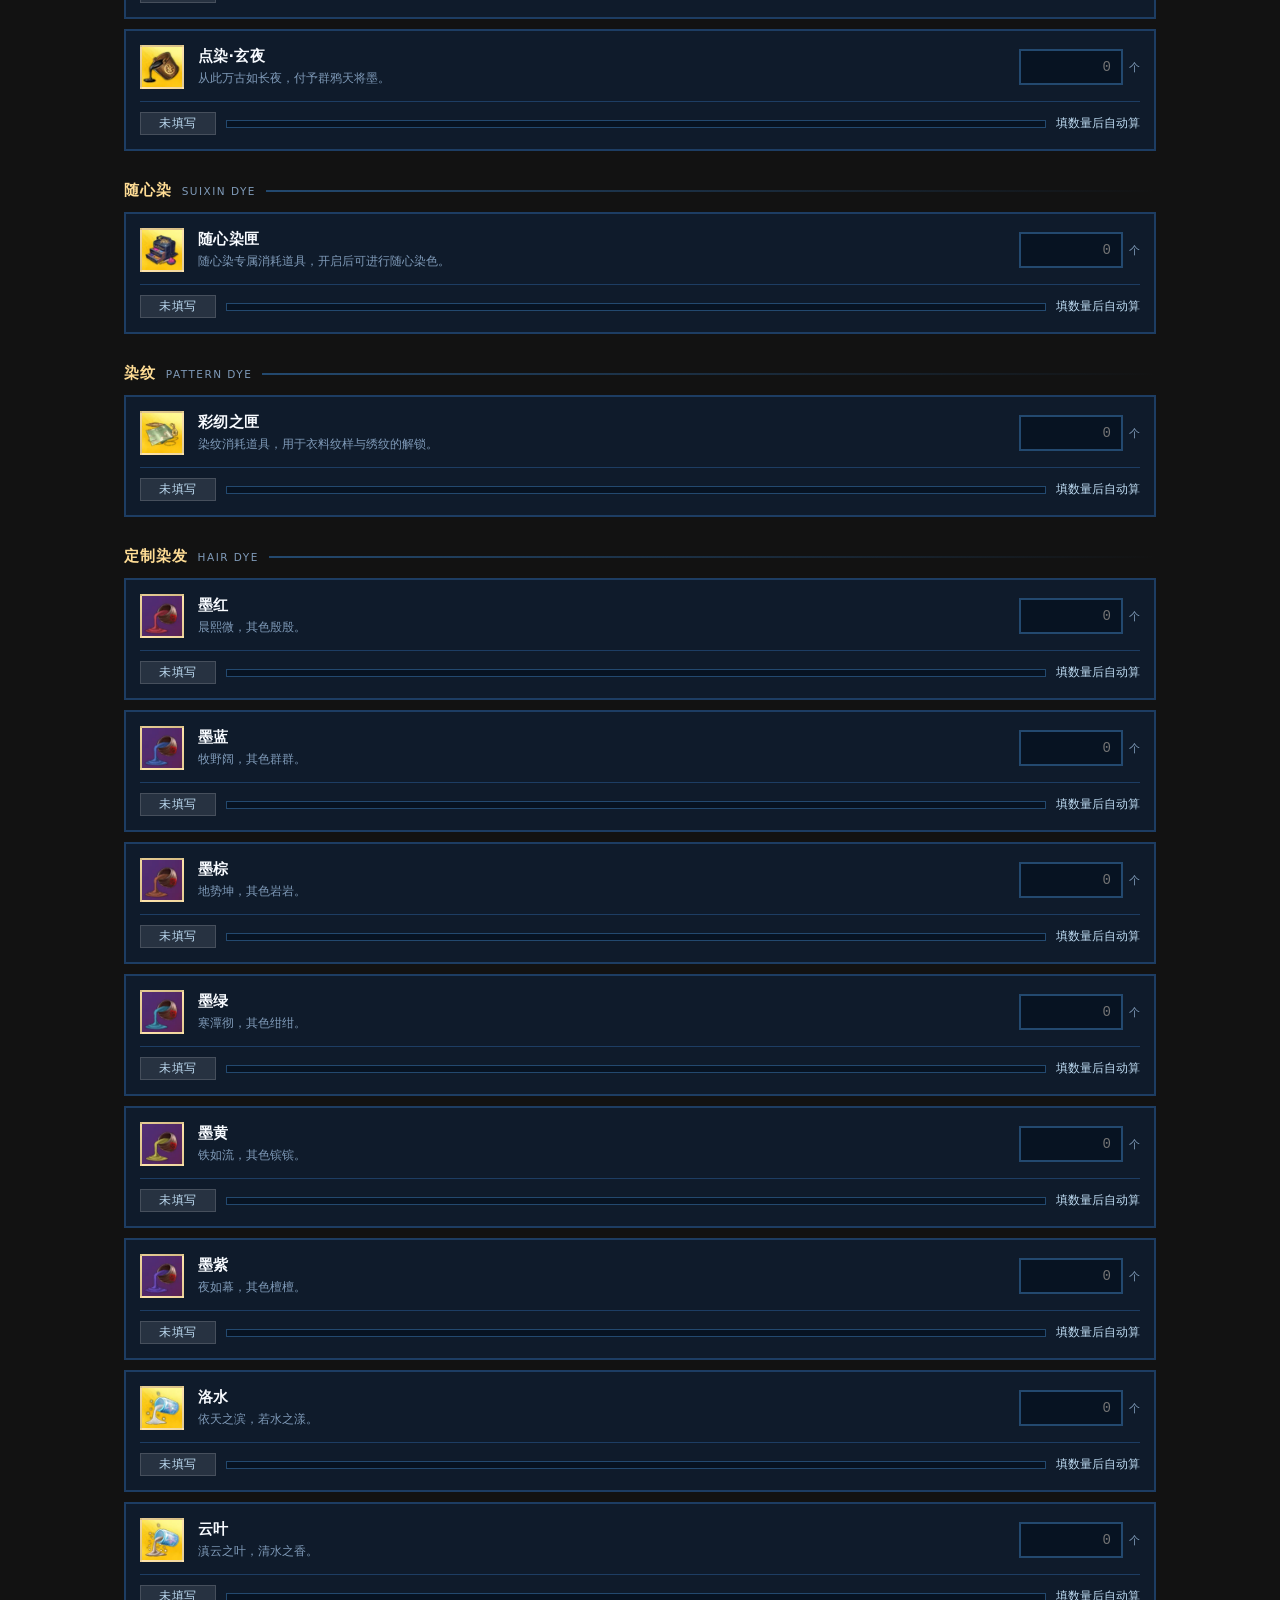
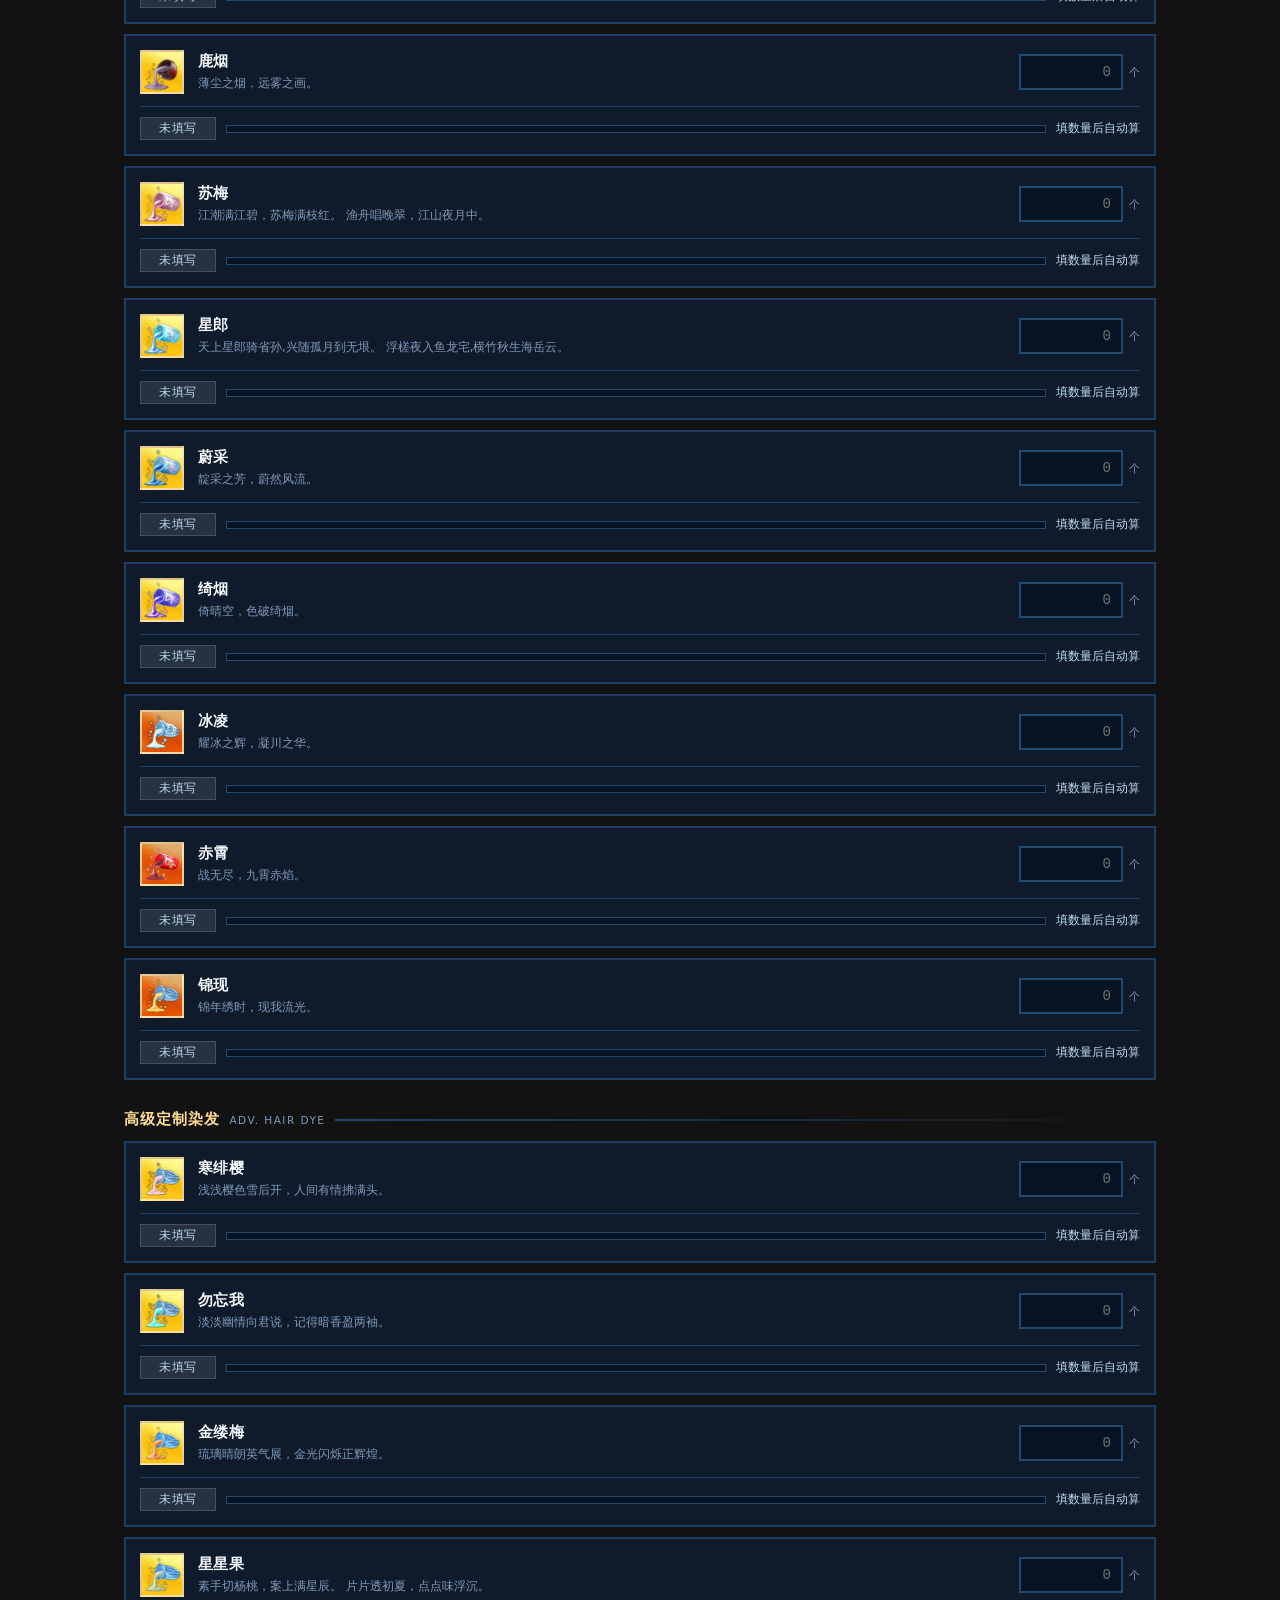
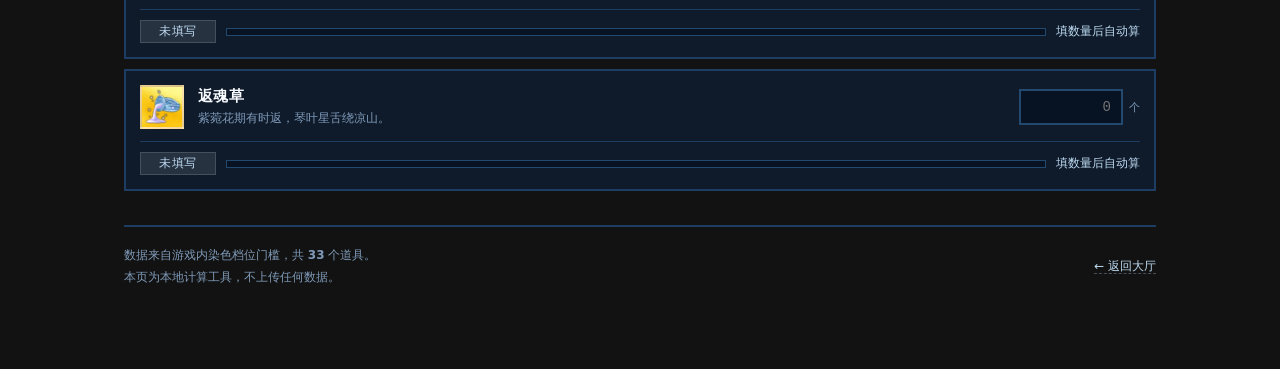
<file: tools/dye.html>
<!DOCTYPE html>
<html lang="zh-CN">
<head>
<meta charset="UTF-8" />
<meta name="viewport" content="width=device-width, initial-scale=1, viewport-fit=cover" />
<meta name="theme-color" content="#0a1b30" />
<meta name="color-scheme" content="dark" />
<title>染色消耗档位计算 · CY</title>
<meta name="description" content="天涯明月刀 OL 染色道具消耗档位计算：填写累计消耗，自动算出当前档位与距离下一档的差额。" />
<meta property="og:title" content="染色消耗档位计算 · CY" />
<meta property="og:type" content="website" />
<link rel="icon" href="../favicon.ico" sizes="any" />
<style>
:root{
  --ink:#0a1b30;
  --ink-2:#071322;
  --panel:#0d2340;
  --panel-2:#102a4a;
  --line:#1d3d63;
  --line-2:#23496f;
  --gold:#ffdd95;
  --gold-dim:#c9a961;
  --fog:#f8fbff;
  --mist:#bddaf1;
  --dim:#7f9ab8;
  --ok:#9fe6c2;
  --sans:"PingFang SC","Microsoft YaHei",system-ui,-apple-system,"Segoe UI",sans-serif;
  --mono:ui-monospace,SFMono-Regular,"SF Mono",Menlo,Consolas,monospace;
}
*{box-sizing:border-box}
html,body{margin:0;padding:0}
body{
  min-height:100vh;
  color:var(--fog);
  font-family:var(--sans);
  background:
    radial-gradient(120% 55% at 50% 0%, rgba(60,120,190,.16) 0%, transparent 60%),
    linear-gradient(180deg,#071322 0%,#0a1b30 40%,#0c2137 100%);
  background-attachment:fixed;
  -webkit-font-smoothing:antialiased;
}

/* ---------- 顶栏 ---------- */
.topbar{
  position:sticky;top:0;z-index:30;
  display:flex;align-items:center;gap:10px;
  padding:10px clamp(12px,3vw,28px);
  background:rgba(7,19,34,.9);
  backdrop-filter:blur(14px);
  border-bottom:2px solid var(--line);
}
.topbar a.home{
  display:inline-flex;align-items:center;gap:4px;
  padding:6px 11px 6px 7px;
  border:2px solid var(--line-2);
  border-radius:999px;
  color:var(--mist);font-size:13px;text-decoration:none;
  transition:color .14s,border-color .14s,background .14s;
  flex-shrink:0;
}
.topbar a.home:hover{color:var(--gold);border-color:rgba(255,221,149,.5);background:rgba(255,221,149,.07)}
.topbar a.home:focus-visible{outline:2px solid var(--gold);outline-offset:2px}
.topbar__brand{
  display:flex;align-items:baseline;gap:8px;
  margin-left:2px;min-width:0;
}
.topbar__brand b{
  font-size:14px;letter-spacing:.1em;color:var(--gold);
  white-space:nowrap;
}
.topbar__brand span{
  font-size:12px;color:var(--dim);
  white-space:nowrap;overflow:hidden;text-overflow:ellipsis;
}
.topbar__right{
  margin-left:auto;font-size:11px;letter-spacing:.16em;
  color:var(--dim);white-space:nowrap;
}

/* ---------- 主体 ---------- */
.shell{
  width:min(1080px,100%);
  margin:0 auto;
  padding:clamp(20px,4vw,40px) clamp(12px,3vw,24px) 80px;
}
.head{margin-bottom:22px}
.head h1{
  margin:0 0 8px;
  font-size:clamp(21px,3.4vw,30px);
  letter-spacing:.03em;
  font-weight:700;
}
.head p{
  margin:0;
  font-size:13px;line-height:1.8;color:var(--mist);
}

/* 记录码工具条 */
.rec{
  display:flex;flex-wrap:wrap;gap:8px;align-items:center;
  margin-top:16px;padding:12px;
  background:rgba(13,35,64,.62);
  border:2px solid var(--line);
}
.rec input{
  flex:1 1 220px;min-width:0;
  padding:8px 10px;
  font-family:var(--mono);font-size:12px;
  color:var(--fog);background:var(--ink-2);
  border:2px solid var(--line-2);
}
.rec input:focus{outline:2px solid var(--gold);outline-offset:1px}
.btn{
  display:inline-flex;align-items:center;justify-content:center;
  padding:8px 15px;
  font-family:inherit;font-size:13px;line-height:1;
  color:var(--mist);background:#12304f;
  border:2px solid var(--line-2);
  cursor:pointer;
  transition:background .14s,border-color .14s,color .14s,transform .1s;
  white-space:nowrap;
}
.btn:hover{background:#17406a;color:var(--fog)}
.btn:active{transform:translateY(1px)}
.btn:focus-visible{outline:2px solid var(--gold);outline-offset:2px}
.btn--gold{color:var(--gold);background:rgba(107,83,32,.55);border-color:rgba(255,221,149,.5)}
.btn--gold:hover{background:rgba(107,83,32,.85);color:var(--gold)}
.btn--ghost{background:transparent}
.rec__status{
  flex-basis:100%;
  font-size:12px;color:var(--ok);
  min-height:16px;
}
.rec__status.is-err{color:#ffb3c1}

/* 分类导航 */
.catnav{
  display:flex;flex-wrap:wrap;gap:6px;
  margin:20px 0 18px;
  position:sticky;top:52px;z-index:20;
  padding:8px 0;
  background:linear-gradient(180deg,rgba(8,20,34,.96) 60%,rgba(8,20,34,0));
}
.catnav button{
  padding:6px 12px;
  font-family:inherit;font-size:12.5px;
  color:var(--dim);background:rgba(13,35,64,.7);
  border:2px solid var(--line);
  cursor:pointer;
  transition:color .14s,border-color .14s,background .14s;
}
.catnav button:hover{color:var(--mist);border-color:var(--line-2)}
.catnav button.is-on{
  color:var(--gold);border-color:rgba(255,221,149,.55);
  background:rgba(107,83,32,.5);
}
.catnav button:focus-visible{outline:2px solid var(--gold);outline-offset:2px}

/* 分类段落 */
.sec{margin-bottom:30px;scroll-margin-top:110px}
.sec__head{
  display:flex;align-items:center;gap:10px;
  margin-bottom:12px;
}
.sec__head h2{
  margin:0;font-size:15px;letter-spacing:.06em;color:var(--gold);
  font-weight:600;
}
.sec__head em{
  font-style:normal;font-size:10.5px;letter-spacing:.14em;color:var(--dim);
}
.sec__head i{
  flex:1;height:2px;
  background:linear-gradient(90deg,var(--line-2),transparent);
}

/* 道具卡 */
.item{
  display:grid;
  grid-template-columns:44px minmax(0,1fr) auto;
  gap:12px 14px;
  align-items:center;
  padding:14px;
  margin-bottom:10px;
  background:rgba(13,35,64,.55);
  border:2px solid var(--line);
  transition:border-color .16s,background .16s;
}
.item:focus-within{border-color:var(--line-2);background:rgba(16,42,74,.7)}
.item__mark{
  display:grid;place-items:center;
  width:44px;height:44px;
  overflow:hidden;
  font-size:17px;font-weight:700;
  color:#0a1b30;
  background:linear-gradient(150deg,var(--gold),var(--gold-dim));
  border:2px solid rgba(255,255,255,.22);
}
.item__mark img{
  display:block;width:100%;height:100%;
  object-fit:cover;
  image-rendering:auto;
}
.item__name{
  font-size:14.5px;font-weight:600;letter-spacing:.02em;
  margin-bottom:3px;
}
.item__desc{
  font-size:12px;line-height:1.6;color:var(--dim);
}
.item__input{
  display:flex;align-items:center;gap:6px;
}
.item__input input{
  width:104px;
  padding:8px 10px;
  font-family:var(--mono);font-size:14px;
  text-align:right;
  color:var(--gold);
  background:var(--ink-2);
  border:2px solid var(--line-2);
}
.item__input input::-webkit-outer-spin-button,
.item__input input::-webkit-inner-spin-button{-webkit-appearance:none;margin:0}
.item__input input[type=number]{-moz-appearance:textfield;appearance:textfield}
.item__input input:focus{outline:2px solid var(--gold);outline-offset:1px;color:var(--gold)}
.item__unit{font-size:11px;color:var(--dim)}

/* 结果行 */
.item__result{
  grid-column:1 / -1;
  display:flex;align-items:center;gap:10px;flex-wrap:wrap;
  padding-top:10px;
  border-top:1px solid var(--line);
}
.tier{
  display:inline-flex;align-items:center;justify-content:center;gap:5px;
  min-width:76px;
  padding:3px 9px;
  font-size:11.5px;letter-spacing:.04em;
  color:var(--ink);
  background:linear-gradient(150deg,var(--gold),var(--gold-dim));
  border:1px solid rgba(255,255,255,.25);
  white-space:nowrap;
}
.tier--max{background:linear-gradient(150deg,#9fe6c2,#4fae86);color:#062018}
.tier--zero{background:rgba(255,255,255,.1);color:var(--mist);border-color:rgba(255,255,255,.14)}
.bar{
  position:relative;flex:1 1 160px;min-width:110px;
  height:8px;
  background:var(--ink-2);
  border:1px solid var(--line-2);
  overflow:hidden;
}
.bar i{
  position:absolute;inset:0 auto 0 0;
  width:0;
  background:linear-gradient(90deg,#c9a961,#ffdd95);
  transition:width .3s ease;
}
.bar i.is-max{background:linear-gradient(90deg,#4fae86,#9fe6c2)}
.remain{
  font-size:12px;color:var(--mist);
  white-space:nowrap;
}
.remain b{color:var(--gold);font-family:var(--mono);font-size:13px}
.remain--max{color:var(--ok)}

/* 页脚 */
.foot{
  display:flex;flex-wrap:wrap;gap:12px;align-items:center;justify-content:space-between;
  margin-top:34px;padding-top:18px;
  border-top:2px solid var(--line);
  font-size:12px;color:var(--dim);
}
.foot .tiny{line-height:1.8}
.foot a{color:var(--mist);text-decoration:none;border-bottom:1px dashed rgba(189,218,241,.3)}
.foot a:hover{color:var(--gold);border-bottom-color:var(--gold)}

/* 提示条 */
.toast{
  position:fixed;left:50%;bottom:36px;
  transform:translate(-50%,20px);
  padding:10px 20px;font-size:13px;
  color:var(--gold);background:#10294a;
  border:2px solid var(--gold);
  opacity:0;pointer-events:none;
  transition:opacity .2s,transform .2s;
  z-index:90;
}
.toast.is-on{opacity:1;transform:translate(-50%,0)}

/* 空状态 */
.loading{
  padding:40px 0;text-align:center;color:var(--dim);font-size:13px;
}

@media(max-width:640px){
  .topbar__right{display:none}
  .item{grid-template-columns:40px minmax(0,1fr);gap:10px}
  .item__mark{width:40px;height:40px;font-size:15px}
  .item__mark img{width:40px;height:40px}
  .item__input{grid-column:1 / -1;justify-content:flex-end}
  .item__input input{width:120px}
  .catnav{top:50px}
  .head h1{font-size:20px}
}
@media(prefers-reduced-motion:reduce){
  .bar i{transition:none}
}
</style>
</head>
<body>

<header class="topbar">
  <a class="home" href="../index.html" title="返回大厅" aria-label="返回大厅">
    <svg viewBox="0 0 24 24" width="14" height="14" fill="none" stroke="currentColor" stroke-width="2.4" stroke-linecap="round" stroke-linejoin="round" aria-hidden="true"><path d="m15 18-6-6 6-6"/></svg>
    大厅
  </a>
  <div class="topbar__brand">
    <b>DYE ARCHIVE</b>
    <span>/ 天刀染色消耗档位计算</span>
  </div>
  <div class="topbar__right">CY · DYE CONSUMPTION</div>
</header>

<main class="shell">

  <section class="head">
    <h1>染色消耗档位计算</h1>
    <p>填你当前的累计消耗数量，自动算出所处档位、离下一档还差多少。数值只存在你自己的浏览器里。</p>

    <div class="rec">
      <button class="btn btn--gold" id="btnGen" type="button">生成记录码</button>
      <input id="recCode" type="text" autocomplete="off" spellcheck="false" maxlength="4000" placeholder="粘贴记录码后点「应用」" aria-label="记录码" />
      <button class="btn" id="btnApply" type="button">应用</button>
      <button class="btn btn--ghost" id="btnClear" type="button">清空</button>
      <div class="rec__status" id="recStatus" role="status" aria-live="polite"></div>
    </div>
  </section>

  <nav class="catnav" id="catnav" aria-label="道具分类"></nav>

  <div id="sections">
    <div class="loading">正在读取道具数据…</div>
  </div>

  <footer class="foot">
    <div class="tiny">
      数据来自游戏内染色档位门槛，共 <b id="cntItems">—</b> 个道具。<br />
      本页为本地计算工具，不上传任何数据。
    </div>
    <div><a href="../index.html">← 返回大厅</a></div>
  </footer>

</main>

<div class="toast" id="toast" role="status" aria-live="polite"></div>

<script>
(function () {
  'use strict';

  var LS_AMT = 'cy:dye:amounts:v1';
  var ONCE = { t: 0 };   // 防止重复绑定

  var $ = function (s, r) { return (r || document).querySelector(s); };
  var $$ = function (s, r) { return Array.prototype.slice.call((r || document).querySelectorAll(s)); };

  function esc(s) {
    return String(s == null ? '' : s).replace(/[&<>"']/g, function (c) {
      return { '&': '&amp;', '<': '&lt;', '>': '&gt;', '"': '&quot;', "'": '&#39;' }[c];
    });
  }
  function fmt(n) {
    if (n == null || !isFinite(n)) return '—';
    return Number(n).toLocaleString('en-US');
  }

  var toastEl = $('#toast'), toastTimer = null;
  function toast(msg, isErr) {
    toastEl.textContent = msg;
    toastEl.style.borderColor = isErr ? '#ff8fa3' : '';
    toastEl.style.color = isErr ? '#ffb3c1' : '';
    toastEl.classList.add('is-on');
    clearTimeout(toastTimer);
    toastTimer = setTimeout(function () { toastEl.classList.remove('is-on'); }, 2400);
  }

  // ---------- 档位计算 ----------
  // tiers: [{t: 档位, n: 门槛}]，已按 n 升序
  function calc(tiers, amount) {
    var x = isFinite(amount) ? Math.max(0, Math.floor(amount)) : 0;
    var list = tiers.filter(function (t) { return isFinite(t.n); });
    if (!list.length) {
      return { state: 'none', label: '未配置', progress: 0, remain: 0, next: null };
    }
    var first = list[0], last = list[list.length - 1];

    if (x < first.n) {
      return {
        state: 'below',
        label: '未达 1 档',
        progress: first.n > 0 ? Math.min(1, x / first.n) : 0,
        remain: first.n - x,
        next: first
      };
    }
    var cur = list[0];
    for (var i = 0; i < list.length; i++) {
      if (list[i].n <= x) cur = list[i]; else break;
    }
    if (cur.n >= last.n) {
      return { state: 'max', label: '第 ' + cur.t + ' 档 · 已满', progress: 1, remain: 0, next: null };
    }
    var nxt = null;
    for (var j = 0; j < list.length; j++) {
      if (list[j].n > x) { nxt = list[j]; break; }
    }
    return {
      state: 'mid',
      label: '第 ' + cur.t + ' 档',
      progress: nxt ? Math.min(1, x / nxt.n) : 1,
      remain: nxt ? nxt.n - x : 0,
      next: nxt
    };
  }

  // ---------- 状态 ----------
  var DATA = null;
  var amounts = {};   // name -> number

  function loadAmounts() {
    try {
      var raw = localStorage.getItem(LS_AMT);
      if (raw) {
        var o = JSON.parse(raw);
        if (o && typeof o === 'object') amounts = o;
      }
    } catch (e) { /* 隐私模式忽略 */ }
  }
  function saveAmounts() {
    try { localStorage.setItem(LS_AMT, JSON.stringify(amounts)); } catch (e) {}
  }

  // ---------- 渲染 ----------
  function render() {
    var cats = DATA.categories.slice().sort(function (a, b) { return a.sort - b.sort; });
    var byCat = {};
    DATA.items.forEach(function (it) {
      (byCat[it.cat] = byCat[it.cat] || []).push(it);
    });

    // 分类导航
    var nav = $('#catnav');
    nav.innerHTML = cats.map(function (c) {
      var n = (byCat[c.slug] || []).length;
      return '<button type="button" data-cat="' + esc(c.slug) + '">' +
        esc(c.name) + ' <span style="opacity:.6">' + n + '</span></button>';
    }).join('');

    // 段落
    var html = cats.map(function (c) {
      var list = byCat[c.slug] || [];
      if (!list.length) return '';
      return '<section class="sec" id="sec-' + esc(c.slug) + '" data-cat="' + esc(c.slug) + '">' +
        '<div class="sec__head"><h2>' + esc(c.name) + '</h2>' +
        '<em>' + esc(c.en || '') + '</em><i></i></div>' +
        list.map(function (it) {
          var mark = it.name.slice(0, 1);
          return '<article class="item" data-name="' + esc(it.name) + '">' +
            '<div class="item__mark">' +
              (it.icon
                ? '<img src="./' + esc(it.icon) + '" alt="" width="44" height="44" loading="lazy" decoding="async" />'
                : esc(mark)) +
            '</div>' +
            '<div>' +
              '<div class="item__name">' + esc(it.name) + '</div>' +
              '<div class="item__desc">' + esc(it.desc || (it.tiers.length + ' 个档位')) + '</div>' +
            '</div>' +
            '<div class="item__input">' +
              '<input type="number" min="0" step="1" inputmode="numeric" ' +
                'id="in-' + esc(it.name) + '" data-name="' + esc(it.name) + '" ' +
                'placeholder="0" aria-label="' + esc(it.name) + ' 累计消耗" />' +
              '<span class="item__unit">个</span>' +
            '</div>' +
            '<div class="item__result">' +
              '<span class="tier tier--zero" data-role="tier">未填写</span>' +
              '<div class="bar"><i data-role="bar"></i></div>' +
              '<span class="remain" data-role="remain">—</span>' +
            '</div>' +
          '</article>';
        }).join('') +
      '</section>';
    }).join('');

    $('#sections').innerHTML = html;
    $('#cntItems').textContent = DATA.items.length;

    // 绑定输入
    $$('.item__input input').forEach(function (inp) {
      var name = inp.getAttribute('data-name');
      if (amounts[name] != null) inp.value = amounts[name];
      inp.addEventListener('input', function () {
        var v = inp.value === '' ? null : Math.max(0, Math.floor(Number(inp.value) || 0));
        if (v == null) delete amounts[name]; else amounts[name] = v;
        saveAmounts();
        updateItem(name);
      });
      updateItem(name);
    });

    // 分类跳转
    $$('#catnav button').forEach(function (b) {
      b.addEventListener('click', function () {
        var slug = b.getAttribute('data-cat');
        var sec = $('#sec-' + slug);
        if (sec) sec.scrollIntoView({ behavior: 'smooth', block: 'start' });
      });
    });
  }

  function updateItem(name) {
    var it = DATA.items.filter(function (x) { return x.name === name; })[0];
    if (!it) return;
    var card = $('.item[data-name="' + cssEsc(name) + '"]');
    if (!card) return;
    var inp = card.querySelector('input');
    var hasVal = inp.value !== '' && amounts[name] != null;
    var r = calc(it.tiers, hasVal ? amounts[name] : 0);

    var tierEl = card.querySelector('[data-role=tier]');
    var barEl = card.querySelector('[data-role=bar]');
    var remEl = card.querySelector('[data-role=remain]');

    if (!hasVal) {
      tierEl.className = 'tier tier--zero';
      tierEl.textContent = '未填写';
      barEl.style.width = '0%';
      barEl.className = '';
      remEl.className = 'remain';
      remEl.textContent = '填数量后自动算';
      return;
    }

    tierEl.className = 'tier' + (r.state === 'max' ? ' tier--max' : (r.state === 'below' ? ' tier--zero' : ''));
    tierEl.textContent = r.label;
    barEl.style.width = Math.round(r.progress * 100) + '%';
    barEl.className = r.state === 'max' ? 'is-max' : '';

    if (r.state === 'max') {
      remEl.className = 'remain remain--max';
      remEl.textContent = '已达最高档';
    } else {
      remEl.className = 'remain';
      remEl.innerHTML = '距 ' + (r.next ? ('第 ' + r.next.t + ' 档（' + fmt(r.next.n) + '）') : '下一档') +
        ' 还差 <b>' + fmt(r.remain) + '</b>';
    }
  }

  function cssEsc(s) {
    return String(s).replace(/["\\]/g, '\\$&');
  }

  // ---------- 记录码 ----------
  function b64encode(str) {
    // 处理中文：先转 UTF-8 字节再 base64
    var bytes = new TextEncoder().encode(str);
    var bin = '';
    for (var i = 0; i < bytes.length; i++) bin += String.fromCharCode(bytes[i]);
    return btoa(bin);
  }
  function b64decode(b64) {
    var bin = atob(b64.replace(/\s+/g, ''));
    var bytes = new Uint8Array(bin.length);
    for (var i = 0; i < bin.length; i++) bytes[i] = bin.charCodeAt(i);
    return new TextDecoder().decode(bytes);
  }

  $('#btnGen').addEventListener('click', function () {
    var compact = {};
    Object.keys(amounts).forEach(function (k) {
      if (amounts[k] != null && amounts[k] > 0) compact[k] = amounts[k];
    });
    if (!Object.keys(compact).length) {
      toast('还没填任何数量', true);
      return;
    }
    var code = 'DYE1.' + b64encode(JSON.stringify(compact));
    var inp = $('#recCode');
    inp.value = code;
    inp.select();
    try {
      navigator.clipboard.writeText(code).then(function () {
        toast('记录码已复制');
      }, function () {
        toast('已生成，请手动复制');
      });
    } catch (e) {
      toast('已生成，请手动复制');
    }
  });

  $('#btnApply').addEventListener('click', function () {
    var raw = $('#recCode').value.trim();
    var st = $('#recStatus');
    if (!raw) { st.className = 'rec__status is-err'; st.textContent = '先粘贴记录码'; return; }
    try {
      var body = raw.indexOf('DYE1.') === 0 ? raw.slice(5) : raw;
      var obj = JSON.parse(b64decode(body));
      if (!obj || typeof obj !== 'object') throw new Error('格式不对');
      var n = 0;
      Object.keys(obj).forEach(function (k) {
        var v = Number(obj[k]);
        if (isFinite(v) && v >= 0) { amounts[k] = Math.floor(v); n++; }
      });
      saveAmounts();
      // 刷新所有输入框
      $$('.item__input input').forEach(function (inp) {
        var name = inp.getAttribute('data-name');
        inp.value = amounts[name] != null ? amounts[name] : '';
        updateItem(name);
      });
      st.className = 'rec__status';
      st.textContent = '已应用 ' + n + ' 项记录';
      toast('已应用 ' + n + ' 项');
    } catch (e) {
      st.className = 'rec__status is-err';
      st.textContent = '记录码无效，请检查是否完整复制';
    }
  });

  $('#btnClear').addEventListener('click', function () {
    if (!confirm('清空所有已填数量和本机记录？')) return;
    amounts = {};
    saveAmounts();
    $$('.item__input input').forEach(function (inp) {
      inp.value = '';
      updateItem(inp.getAttribute('data-name'));
    });
    $('#recCode').value = '';
    var st = $('#recStatus');
    st.className = 'rec__status';
    st.textContent = '已清空';
  });

  // ---------- 启动 ----------
  function boot() {
    loadAmounts();
    fetch('./data/dye.json', { cache: 'no-cache' })
      .then(function (r) {
        if (!r.ok) throw new Error('HTTP ' + r.status);
        return r.json();
      })
      .then(function (d) {
        DATA = d;
        render();
      })
      .catch(function (e) {
        $('#sections').innerHTML =
          '<div class="loading">道具数据加载失败：' + esc(e.message) +
          '<br />请刷新页面重试</div>';
      });
  }

  boot();
})();
</script>
</body>
</html>
</file>
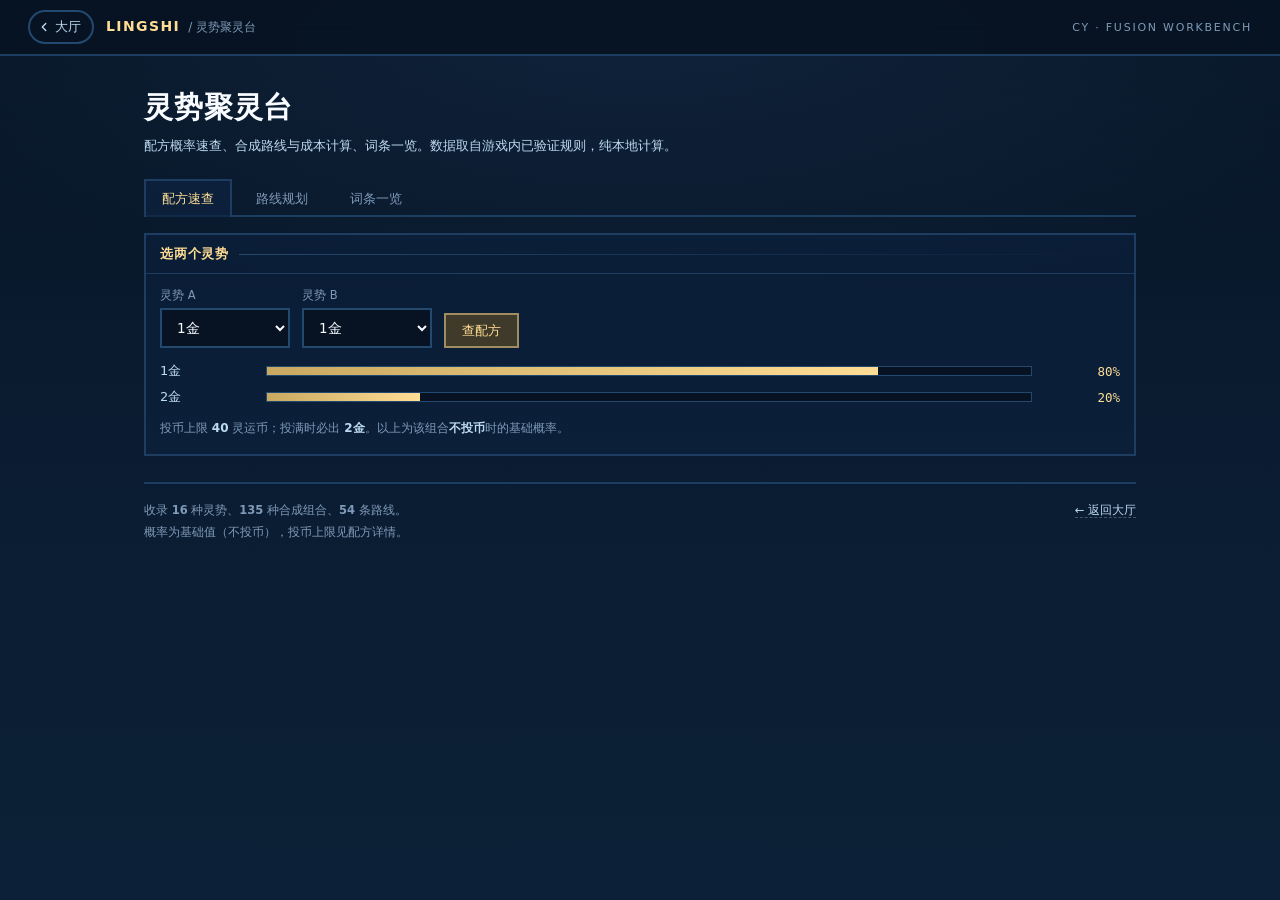
<file: tools/lingshi.html>
<!DOCTYPE html>
<html lang="zh-CN">
<head>
<meta charset="UTF-8" />
<meta name="viewport" content="width=device-width, initial-scale=1, viewport-fit=cover" />
<meta name="theme-color" content="#0a1b30" />
<meta name="color-scheme" content="dark" />
<title>灵势聚灵台 · CY</title>
<meta name="description" content="天涯明月刀 OL 灵势合成：配方概率速查、合成路线规划与成本计算、词条一览。" />
<meta property="og:title" content="灵势聚灵台 · CY" />
<meta property="og:type" content="website" />
<link rel="icon" href="../favicon.ico" sizes="any" />
<style>
:root{
  --ink:#0a1b30;--ink-2:#071322;
  --panel:#0d2340;--panel-2:#102a4a;
  --line:#1d3d63;--line-2:#23496f;
  --gold:#ffdd95;--gold-dim:#c9a961;
  --orange:#ff9a3c;
  --fog:#f8fbff;--mist:#bddaf1;--dim:#7f9ab8;
  --ok:#9fe6c2;
  --sans:"PingFang SC","Microsoft YaHei",system-ui,-apple-system,"Segoe UI",sans-serif;
  --mono:ui-monospace,SFMono-Regular,"SF Mono",Menlo,Consolas,monospace;
}
*{box-sizing:border-box}
html,body{margin:0;padding:0}
body{
  min-height:100vh;color:var(--fog);font-family:var(--sans);
  background:
    radial-gradient(120% 55% at 50% 0%, rgba(60,120,190,.16) 0%, transparent 60%),
    linear-gradient(180deg,#071322 0%,#0a1b30 40%,#0c2137 100%);
  background-attachment:fixed;-webkit-font-smoothing:antialiased;
}

.topbar{
  position:sticky;top:0;z-index:30;
  display:flex;align-items:center;gap:10px;
  padding:10px clamp(12px,3vw,28px);
  background:rgba(7,19,34,.9);backdrop-filter:blur(14px);
  border-bottom:2px solid var(--line);
}
.topbar a.home{
  display:inline-flex;align-items:center;gap:4px;
  padding:6px 11px 6px 7px;border:2px solid var(--line-2);border-radius:999px;
  color:var(--mist);font-size:13px;text-decoration:none;
  transition:color .14s,border-color .14s,background .14s;flex-shrink:0;
}
.topbar a.home:hover{color:var(--gold);border-color:rgba(255,221,149,.5);background:rgba(255,221,149,.07)}
.topbar a.home:focus-visible{outline:2px solid var(--gold);outline-offset:2px}
.topbar__brand{display:flex;align-items:baseline;gap:8px;margin-left:2px;min-width:0}
.topbar__brand b{font-size:14px;letter-spacing:.1em;color:var(--gold);white-space:nowrap}
.topbar__brand span{font-size:12px;color:var(--dim);white-space:nowrap;overflow:hidden;text-overflow:ellipsis}
.topbar__right{margin-left:auto;font-size:11px;letter-spacing:.16em;color:var(--dim);white-space:nowrap}

.shell{width:min(1040px,100%);margin:0 auto;padding:clamp(18px,4vw,32px) clamp(12px,3vw,24px) 80px}
.head{margin-bottom:20px}
.head h1{margin:0 0 6px;font-size:clamp(21px,3.6vw,29px);letter-spacing:.03em}
.head p{margin:0;font-size:13px;line-height:1.8;color:var(--mist)}

/* 标签页 */
.tabs{display:flex;gap:6px;flex-wrap:wrap;margin-bottom:16px;border-bottom:2px solid var(--line);padding-bottom:0}
.tabs button{
  padding:9px 16px;font-family:inherit;font-size:13px;
  color:var(--dim);background:transparent;border:2px solid transparent;border-bottom:none;
  cursor:pointer;transition:color .14s,background .14s,border-color .14s;
  position:relative;top:2px;
}
.tabs button:hover{color:var(--mist)}
.tabs button.is-on{
  color:var(--gold);background:rgba(13,35,64,.7);
  border-color:var(--line);border-bottom-color:rgba(13,35,64,.7);
}
.tabs button:focus-visible{outline:2px solid var(--gold);outline-offset:-2px}
.pane{display:none}
.pane.is-on{display:block}

.panel{
  background:rgba(13,35,64,.5);border:2px solid var(--line);
  margin-bottom:14px;
}
.panel__head{
  display:flex;align-items:center;gap:10px;padding:10px 14px;
  border-bottom:1px solid var(--line);
}
.panel__head h2{margin:0;font-size:13px;letter-spacing:.06em;color:var(--gold);font-weight:600}
.panel__head i{flex:1;height:1px;background:linear-gradient(90deg,var(--line-2),transparent)}
.panel__body{padding:14px}

.row{display:flex;flex-wrap:wrap;gap:12px;align-items:flex-end}
.field{display:flex;flex-direction:column;gap:5px;min-width:0}
.field label{font-size:11.5px;color:var(--dim)}
select,input[type=number]{
  padding:9px 11px;font-family:inherit;font-size:13.5px;
  color:var(--fog);background:var(--ink-2);
  border:2px solid var(--line-2);min-width:130px;
}
select:focus,input:focus{outline:2px solid var(--gold);outline-offset:1px}
.btn{
  display:inline-flex;align-items:center;justify-content:center;
  padding:9px 16px;font-family:inherit;font-size:13px;line-height:1;
  color:var(--mist);background:#12304f;border:2px solid var(--line-2);
  cursor:pointer;transition:background .14s,color .14s,border-color .14s;
  white-space:nowrap;
}
.btn:hover{background:#17406a;color:var(--fog)}
.btn:focus-visible{outline:2px solid var(--gold);outline-offset:2px}
.btn--gold{color:var(--gold);background:rgba(107,83,32,.55);border-color:rgba(255,221,149,.5)}
.btn--gold:hover{background:rgba(107,83,32,.85);color:var(--gold)}

/* 概率条 */
.outs{margin-top:14px;display:flex;flex-direction:column;gap:8px}
.out{
  display:grid;grid-template-columns:96px 1fr 78px;
  gap:10px;align-items:center;
}
.out__name{
  font-size:13px;color:var(--mist);
  display:flex;align-items:center;gap:6px;
}
.out__tag{
  font-size:10px;padding:1px 5px;border:1px solid var(--line-2);color:var(--dim);
}
.out__tag--o{color:var(--orange);border-color:rgba(255,154,60,.5)}
.out__bar{
  height:10px;background:var(--ink-2);border:1px solid var(--line-2);
  position:relative;overflow:hidden;
}
.out__bar i{
  position:absolute;inset:0 auto 0 0;width:0;
  background:linear-gradient(90deg,#c9a961,#ffdd95);
  transition:width .4s ease;
}
.out__bar i.is-top{background:linear-gradient(90deg,#ff9a3c,#ffd0a0)}
.out__pct{
  font-family:var(--mono);font-size:12.5px;color:var(--gold);text-align:right;
}
.hint{margin-top:12px;font-size:12px;line-height:1.8;color:var(--dim)}
.hint b{color:var(--mist)}

/* 路线步骤 */
.steps{display:flex;flex-direction:column;gap:0;margin-top:6px}
.step{
  display:flex;align-items:center;gap:10px;flex-wrap:wrap;
  padding:11px 0;border-bottom:1px solid rgba(29,61,99,.5);font-size:13px;
}
.step:last-child{border-bottom:none}
.step__no{
  width:22px;height:22px;flex-shrink:0;
  display:grid;place-items:center;
  font-family:var(--mono);font-size:11px;
  color:var(--ink);background:var(--gold-dim);
}
.step__txt{color:var(--mist)}
.step__txt b{color:var(--fog)}
.step__cost{margin-left:auto;font-family:var(--mono);font-size:12.5px;color:var(--gold)}
.total{
  display:flex;align-items:center;justify-content:space-between;
  margin-top:12px;padding:11px 14px;
  background:rgba(107,83,32,.3);border:2px solid rgba(255,221,149,.35);
  font-size:13px;color:var(--mist);
}
.total strong{font-family:var(--mono);font-size:18px;color:var(--gold)}

/* 词条 */
.affix-grid{display:grid;grid-template-columns:repeat(auto-fit,minmax(280px,1fr));gap:12px}
.affix-box{background:rgba(9,24,42,.6);border:1px solid var(--line);padding:12px}
.affix-box h3{margin:0 0 10px;font-size:12.5px;color:var(--gold);letter-spacing:.06em}
.affix-box ul{margin:0;padding:0;list-style:none;display:flex;flex-direction:column;gap:7px}
.affix-box li{font-size:12px;line-height:1.7;color:var(--mist);padding-left:9px;position:relative}
.affix-box li::before{
  content:"";position:absolute;left:0;top:9px;
  width:4px;height:4px;background:var(--line-2);
}
.affix-box li.o{color:#ffd7ab}
.affix-box li.o::before{background:var(--orange)}

.empty{padding:22px;text-align:center;font-size:12.5px;color:var(--dim)}
.foot{
  margin-top:26px;padding-top:16px;border-top:2px solid var(--line);
  display:flex;flex-wrap:wrap;gap:10px;justify-content:space-between;
  font-size:11.5px;color:var(--dim);line-height:1.9;
}
.foot a{color:var(--mist);text-decoration:none;border-bottom:1px dashed rgba(189,218,241,.3)}
.foot a:hover{color:var(--gold);border-bottom-color:var(--gold)}

@media(max-width:640px){
  .topbar__right{display:none}
  .out{grid-template-columns:84px 1fr 64px;gap:7px}
  .out__name{font-size:12px}
  select,input[type=number]{min-width:112px}
}
</style>
</head>
<body>

<header class="topbar">
  <a class="home" href="../index.html" title="返回大厅" aria-label="返回大厅">
    <svg viewBox="0 0 24 24" width="14" height="14" fill="none" stroke="currentColor" stroke-width="2.4" stroke-linecap="round" stroke-linejoin="round" aria-hidden="true"><path d="m15 18-6-6 6-6"/></svg>
    大厅
  </a>
  <div class="topbar__brand">
    <b>LINGSHI</b>
    <span>/ 灵势聚灵台</span>
  </div>
  <div class="topbar__right">CY · FUSION WORKBENCH</div>
</header>

<main class="shell">

  <section class="head">
    <h1>灵势聚灵台</h1>
    <p>配方概率速查、合成路线与成本计算、词条一览。数据取自游戏内已验证规则，纯本地计算。</p>
  </section>

  <nav class="tabs" id="tabs">
    <button type="button" data-pane="calc" class="is-on">配方速查</button>
    <button type="button" data-pane="plan">路线规划</button>
    <button type="button" data-pane="affix">词条一览</button>
  </nav>

  <!-- ========== 配方速查 ========== -->
  <section class="pane is-on" id="pane-calc">
    <div class="panel">
      <div class="panel__head"><h2>选两个灵势</h2><i></i></div>
      <div class="panel__body">
        <div class="row">
          <div class="field">
            <label for="selA">灵势 A</label>
            <select id="selA"></select>
          </div>
          <div class="field">
            <label for="selB">灵势 B</label>
            <select id="selB"></select>
          </div>
          <button class="btn btn--gold" id="btnFuse" type="button">查配方</button>
        </div>
        <div class="outs" id="outs"></div>
        <div class="hint" id="calcHint"></div>
      </div>
    </div>
  </section>

  <!-- ========== 路线规划 ========== -->
  <section class="pane" id="pane-plan">
    <div class="panel">
      <div class="panel__head"><h2>从哪到哪</h2><i></i></div>
      <div class="panel__body">
        <div class="row">
          <div class="field">
            <label for="selFrom">起点灵势</label>
            <select id="selFrom"></select>
          </div>
          <div class="field">
            <label for="selTo">目标灵势</label>
            <select id="selTo"></select>
          </div>
          <button class="btn btn--gold" id="btnPlan" type="button">算路线</button>
        </div>
        <div id="planOut"></div>
      </div>
    </div>
  </section>

  <!-- ========== 词条 ========== -->
  <section class="pane" id="pane-affix">
    <div class="panel">
      <div class="panel__head"><h2>词条一览</h2><i></i></div>
      <div class="panel__body">
        <div class="affix-grid" id="affixOut"></div>
        <div class="hint">橙色词条为高阶词条，数值随灵势等级变化，此处为满级参考值。</div>
      </div>
    </div>
  </section>

  <footer class="foot">
    <div>
      收录 <b id="cntStates">—</b> 种灵势、<b id="cntFusion">—</b> 种合成组合、<b id="cntPlans">—</b> 条路线。<br />
      概率为基础值（不投币），投币上限见配方详情。
    </div>
    <div><a href="../index.html">← 返回大厅</a></div>
  </footer>

</main>

<script>
(function () {
  'use strict';
  var $ = function (s, r) { return (r || document).querySelector(s); };
  var $$ = function (s, r) { return Array.prototype.slice.call((r || document).querySelectorAll(s)); };
  var esc = function (s) {
    return String(s == null ? '' : s).replace(/[&<>"']/g, function (c) {
      return { '&': '&amp;', '<': '&lt;', '>': '&gt;', '"': '&quot;', "'": '&#39;' }[c];
    });
  };
  var fmt = function (n) {
    return (n == null || !isFinite(n)) ? '—' : Number(n).toLocaleString('en-US');
  };

  var DATA = null;
  var NAME = {};      // id -> 名字
  var RANK = {};      // id -> 稀有度分

  function keyOf(a, b) {
    return a <= b ? a + '|' + b : b + '|' + a;
  }

  function fillSelect(sel, list, val) {
    sel.innerHTML = list.map(function (s) {
      return '<option value="' + esc(s.id) + '"' + (s.id === val ? ' selected' : '') + '>' +
        esc(s.name) + '</option>';
    }).join('');
  }

  // ---------- 配方 ----------
  function doFuse() {
    var a = $('#selA').value, b = $('#selB').value;
    var k = keyOf(a, b);
    var row = DATA.fusion[k];
    var box = $('#outs'), hint = $('#calcHint');
    if (!row) {
      box.innerHTML = '<div class="empty">这个组合没有记录（可能存在非法搭配）</div>';
      hint.textContent = '';
      return;
    }
    var max = row[0], outs = row[1];
    // 概率降序？不，按稀有度升序更好读
    var sorted = outs.slice().sort(function (x, y) {
      return (RANK[x[0]] || 0) - (RANK[y[0]] || 0);
    });
    box.innerHTML = sorted.map(function (o) {
      var id = o[0], p = o[1];
      var isO = /^O/.test(id);
      return '<div class="out">' +
        '<span class="out__name">' + esc(NAME[id] || id) +
          (isO ? '<span class="out__tag out__tag--o">橙</span>' : '') + '</span>' +
        '<span class="out__bar"><i class="' + (isO ? 'is-top' : '') + '" style="width:' + p + '%"></i></span>' +
        '<span class="out__pct">' + (p % 1 === 0 ? p : p.toFixed(2)) + '%</span>' +
      '</div>';
    }).join('');

    var top = outs.reduce(function (x, y) { return (RANK[y[0]] || 0) > (RANK[x[0]] || 0) ? y : x; }, outs[0]);
    hint.innerHTML = '投币上限 <b>' + fmt(max) + '</b> 灵运币；投满时必出 <b>' + esc(NAME[top[0]] || top[0]) +
      '</b>。以上为该组合<b>不投币</b>时的基础概率。';
  }

  // ---------- 路线 ----------
  function doPlan() {
    var f = $('#selFrom').value, t = $('#selTo').value;
    var box = $('#planOut');
    if (f === t) {
      box.innerHTML = '<div class="empty">起点和目标一样，不用合</div>';
      return;
    }
    var p = DATA.plans[f + '>' + t];
    if (!p) {
      box.innerHTML = '<div class="empty">没有从「' + esc(NAME[f]) + '」到「' + esc(NAME[t]) +
        '」的合成路线（可能是降级或不可达）</div>';
      return;
    }
    var total = p[0], steps = p[1];
    box.innerHTML = '<div class="steps">' + steps.map(function (s, i) {
      return '<div class="step">' +
        '<span class="step__no">' + (i + 1) + '</span>' +
        '<span class="step__txt"><b>' + esc(NAME[s[0]] || s[0]) + '</b> + ' +
          esc(NAME[s[1]] || s[1]) + ' → <b>' + esc(NAME[s[2]] || s[2]) + '</b></span>' +
        '<span class="step__cost">' + fmt(s[3]) + ' 币</span>' +
      '</div>';
    }).join('') + '</div>' +
    '<div class="total"><span>合计消耗</span><strong>' + fmt(total) + ' 灵运币</strong></div>';
  }

  // ---------- 词条 ----------
  function renderAffix() {
    var labels = { atk: '攻击向词条', def: '防御向词条' };
    var box = $('#affixOut');
    var html = '';
    Object.keys(DATA.affix).forEach(function (side) {
      var g = DATA.affix[side];
      html += '<div class="affix-box"><h3>' + esc(labels[side] || side) + '</h3><ul>';
      ['orange', 'gold'].forEach(function (tier) {
        (g[tier] || []).forEach(function (txt) {
          html += '<li class="' + (tier === 'orange' ? 'o' : '') + '">' + esc(txt) + '</li>';
        });
      });
      html += '</ul></div>';
    });
    box.innerHTML = html || '<div class="empty">暂无词条数据</div>';
  }

  // ---------- 启动 ----------
  function boot() {
    fetch('./data/lingshi.json', { cache: 'no-cache' })
      .then(function (r) { if (!r.ok) throw new Error('HTTP ' + r.status); return r.json(); })
      .then(function (d) {
        DATA = d;
        d.states.forEach(function (s) {
          NAME[s.id] = s.name;
          RANK[s.id] = (s.o || 0) * 100 + (s.g || 0);
        });
        var list = d.states.slice();
        fillSelect($('#selA'), list, 'G1');
        fillSelect($('#selB'), list, 'G1');
        fillSelect($('#selFrom'), list, 'G1');
        fillSelect($('#selTo'), list, 'G5');
        $('#cntStates').textContent = d.states.length;
        $('#cntFusion').textContent = Object.keys(d.fusion).length;
        $('#cntPlans').textContent = Object.keys(d.plans).length;
        doFuse();
        doPlan();
        renderAffix();
      })
      .catch(function (e) {
        $('#outs').innerHTML = '<div class="empty">数据加载失败：' + esc(e.message) + '</div>';
      });
  }

  // 标签页
  $$('#tabs button').forEach(function (b) {
    b.addEventListener('click', function () {
      $$('#tabs button').forEach(function (x) { x.classList.remove('is-on'); });
      b.classList.add('is-on');
      $$('.pane').forEach(function (p) { p.classList.remove('is-on'); });
      var pane = $('#pane-' + b.getAttribute('data-pane'));
      if (pane) pane.classList.add('is-on');
    });
  });

  $('#btnFuse').addEventListener('click', doFuse);
  $('#selA').addEventListener('change', doFuse);
  $('#selB').addEventListener('change', doFuse);
  $('#btnPlan').addEventListener('click', doPlan);
  $('#selFrom').addEventListener('change', doPlan);
  $('#selTo').addEventListener('change', doPlan);

  boot();
})();
</script>
</body>
</html>
</file>
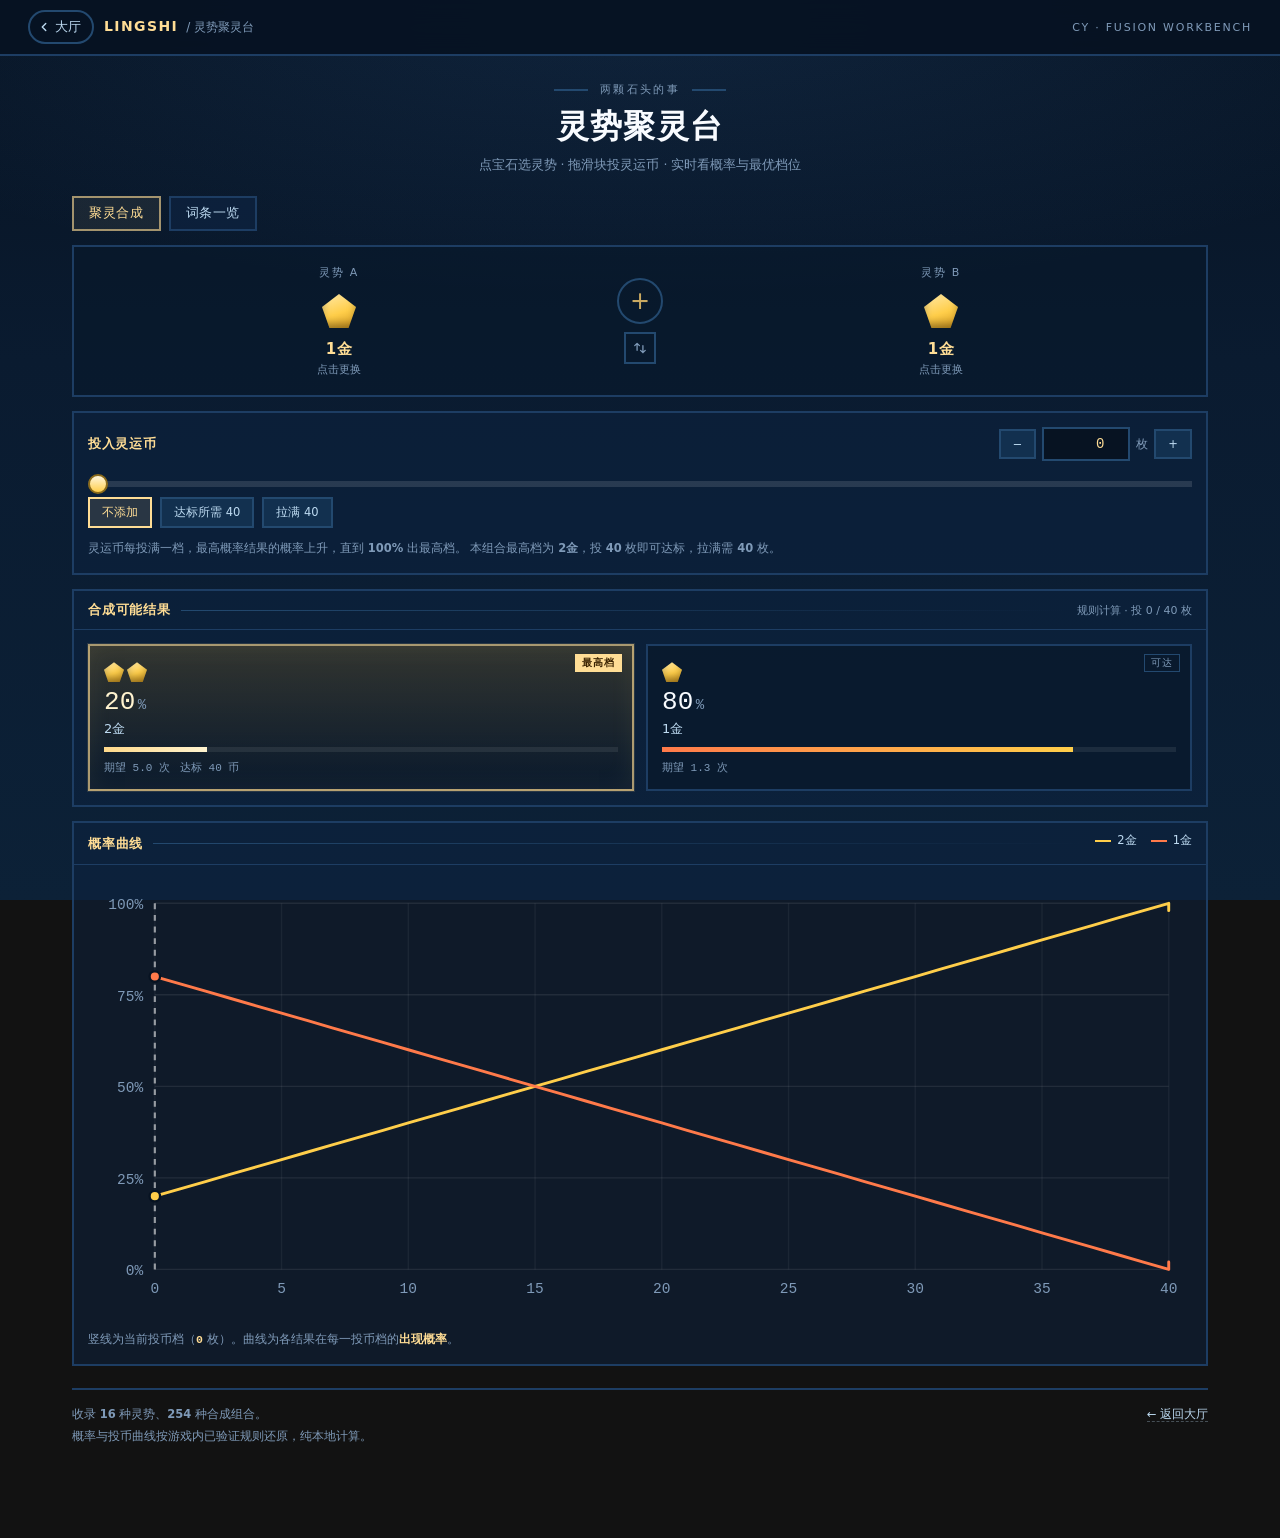
<file: tools/lingshi2.html>
<!DOCTYPE html>
<html lang="zh-CN">
<head>
<meta charset="UTF-8" />
<meta name="viewport" content="width=device-width, initial-scale=1, viewport-fit=cover" />
<meta name="theme-color" content="#0a1b30" />
<meta name="color-scheme" content="dark" />
<title>灵势聚灵台 · CY</title>
<meta name="description" content="天涯明月刀 OL 灵势合成模拟：选两枚灵势倒推合成概率、投灵运币调概率、看达标曲线与最优投币点。" />
<meta property="og:title" content="灵势聚灵台 · CY" />
<meta property="og:type" content="website" />
<link rel="icon" href="../favicon.ico" sizes="any" />
<style>
:root{
  --ink:#0a1b30;--ink-2:#071322;
  --panel:#0d2340;--panel-2:#102a4a;
  --line:#1d3d63;--line-2:#23496f;
  --gold:#ffdd95;--gold-dim:#c9a961;
  --fog:#f8fbff;--mist:#bddaf1;--dim:#7f9ab8;
  --orange:#ff9a3c;--red:#ff5a3c;--ok:#9fe6c2;
  --sans:"PingFang SC","Microsoft YaHei",system-ui,-apple-system,"Segoe UI",sans-serif;
  --mono:ui-monospace,SFMono-Regular,"SF Mono",Menlo,Consolas,monospace;
}
*{box-sizing:border-box}
html,body{margin:0;padding:0}
body{
  min-height:100vh;color:var(--fog);font-family:var(--sans);
  background:
    radial-gradient(120% 55% at 50% 0%, rgba(60,120,190,.16) 0%, transparent 60%),
    linear-gradient(180deg,#071322 0%,#0a1b30 40%,#0c2137 100%);
  background-attachment:fixed;-webkit-font-smoothing:antialiased;
}
.topbar{
  position:sticky;top:0;z-index:40;display:flex;align-items:center;gap:10px;
  padding:10px clamp(12px,3vw,28px);
  background:rgba(7,19,34,.94);backdrop-filter:blur(14px);
  border-bottom:2px solid var(--line);
}
.topbar a.home{
  display:inline-flex;align-items:center;gap:4px;
  padding:6px 11px 6px 7px;border:2px solid var(--line-2);border-radius:999px;
  color:var(--mist);font-size:13px;text-decoration:none;flex-shrink:0;
}
.topbar a.home:hover{color:var(--gold);border-color:rgba(255,221,149,.5);background:rgba(255,221,149,.07)}
.topbar__brand{display:flex;align-items:baseline;gap:8px;min-width:0}
.topbar__brand b{font-size:14px;letter-spacing:.1em;color:var(--gold);white-space:nowrap}
.topbar__brand span{font-size:12px;color:var(--dim);white-space:nowrap;overflow:hidden;text-overflow:ellipsis}
.topbar__right{margin-left:auto;font-size:11px;letter-spacing:.16em;color:var(--dim);white-space:nowrap}

.shell{width:min(1180px,100%);margin:0 auto;padding:clamp(16px,3vw,26px) clamp(12px,3vw,22px) 90px}
.head{text-align:center;margin-bottom:clamp(14px,2.6vw,22px)}
.head .eyebrow{margin:0 0 8px;font-size:11px;letter-spacing:.22em;color:var(--dim);display:flex;align-items:center;justify-content:center;gap:12px}
.head .eyebrow i{width:34px;height:2px;background:var(--line-2);display:inline-block}
.head h1{margin:0 0 8px;font-size:clamp(21px,4.4vw,32px);letter-spacing:.04em}
.head .sub{margin:0;font-size:12.5px;color:var(--dim)}

.tabs{display:flex;gap:8px;margin-bottom:14px;flex-wrap:wrap}
.tab{
  padding:7px 15px;font-family:inherit;font-size:12.5px;letter-spacing:.05em;cursor:pointer;
  color:var(--mist);background:rgba(13,35,64,.7);border:2px solid var(--line);
}
.tab:hover{border-color:var(--line-2);color:var(--fog)}
.tab.is-on{color:var(--gold);border-color:rgba(255,221,149,.6);background:rgba(255,221,149,.07)}
.tab:focus-visible{outline:2px solid var(--gold);outline-offset:2px}
.pane{display:none}
.pane.is-on{display:block}

.panel{background:rgba(13,35,64,.5);border:2px solid var(--line);margin-bottom:14px}
.panel__head{display:flex;align-items:center;gap:10px;padding:10px 14px;border-bottom:1px solid var(--line)}
.panel__head h2{margin:0;font-size:13px;letter-spacing:.06em;color:var(--gold);font-weight:600}
.panel__head i{flex:1;height:1px;background:linear-gradient(90deg,var(--line-2),transparent)}
.panel__body{padding:14px}

/* ---------- 合成台：A + B 可视化 ---------- */
.workbench{display:grid;grid-template-columns:1fr 72px 1fr;gap:0;align-items:stretch;
  background:rgba(9,24,42,.55);border:2px solid var(--line);margin-bottom:14px}
.slotbox{padding:18px 14px;text-align:center;cursor:pointer;transition:background .16s;position:relative}
.slotbox:hover{background:rgba(255,221,149,.05)}
.slotbox:focus-visible{outline:2px solid var(--gold);outline-offset:-4px}
.slotbox__label{font-size:11px;letter-spacing:.16em;color:var(--dim);margin-bottom:10px}
.slotbox__gems{display:flex;justify-content:center;gap:3px;min-height:42px;align-items:center}
.slotbox__name{margin-top:8px;font-size:15px;color:var(--gold);letter-spacing:.04em;font-weight:600}
.slotbox__hint{margin-top:3px;font-size:11px;color:var(--dim)}
.slotbox--empty .slotbox__name{color:var(--dim);font-weight:400}
.plus{display:flex;flex-direction:column;align-items:center;justify-content:center;gap:8px}
.plus__c{
  width:46px;height:46px;display:grid;place-items:center;
  border:2px solid var(--line-2);border-radius:50%;
  color:var(--gold-dim);font-size:24px;line-height:1;
}
.plus__swap{
  background:transparent;border:2px solid var(--line-2);color:var(--dim);
  width:32px;height:32px;display:grid;place-items:center;cursor:pointer;font-family:inherit;
}
.plus__swap:hover{color:var(--gold);border-color:rgba(255,221,149,.5)}

/* 宝石图标 */
.gem{
  width:26px;height:26px;display:block;flex-shrink:0;
  clip-path:polygon(50% 0%,100% 38%,78% 100%,22% 100%,0% 38%);
  box-shadow:inset 0 -4px 8px rgba(0,0,0,.35);
}
.gem--o{background:linear-gradient(160deg,#ff9a3c,#ff5a3c 55%,#c33218)}
.gem--g{background:linear-gradient(160deg,#ffe9a8,#ffce4a 55%,#d69a1e)}
.gem--empty{background:rgba(255,255,255,.09);box-shadow:none}
.gem--lg{width:34px;height:34px}
.gem--sm{width:20px;height:20px}

/* 选择器弹层 */
dialog{
  width:min(720px,94vw);max-height:86vh;padding:0;border:2px solid rgba(255,221,149,.45);
  background:linear-gradient(180deg,#102a4a,#0b1e35);color:var(--fog);
}
dialog::backdrop{background:rgba(4,10,18,.75)}
.picker__head{display:flex;align-items:center;gap:10px;padding:12px 16px;border-bottom:1px solid var(--line);
  position:sticky;top:0;background:#102a4a;z-index:2}
.picker__head h3{margin:0;font-size:14px;color:var(--gold);letter-spacing:.06em}
.picker__close{margin-left:auto;background:transparent;border:2px solid var(--line-2);color:var(--mist);
  width:28px;height:28px;cursor:pointer;font-size:15px;line-height:1;font-family:inherit}
.picker__close:hover{color:var(--gold);border-color:rgba(255,221,149,.5)}
.picker__body{padding:12px 16px 18px;overflow:auto;max-height:calc(86vh - 54px)}
.pick-group{margin-bottom:14px}
.pick-group h4{margin:0 0 8px;font-size:11px;letter-spacing:.16em;color:var(--dim);font-weight:400;display:flex;align-items:center;gap:8px}
.pick-group h4 em{font-style:normal;color:var(--line-2)}
.pick-grid{display:grid;grid-template-columns:repeat(auto-fill,minmax(118px,1fr));gap:8px}
.pick{
  display:flex;flex-direction:column;align-items:center;gap:6px;
  padding:10px 6px;cursor:pointer;font-family:inherit;
  background:rgba(9,24,42,.8);border:2px solid var(--line);color:var(--mist);
}
.pick:hover{border-color:rgba(255,221,149,.45);background:rgba(255,221,149,.06)}
.pick.is-on{border-color:var(--gold);background:rgba(255,221,149,.1);color:var(--gold)}
.pick__gems{display:flex;gap:2px;height:22px;align-items:center}
.pick__name{font-size:12px}

/* 投币 */
.coin-head{display:flex;align-items:center;gap:10px;flex-wrap:wrap;margin-bottom:10px}
.coin-head h3{margin:0;font-size:13px;color:var(--gold);letter-spacing:.05em;font-weight:600}
.coin-input{margin-left:auto;display:flex;align-items:center;gap:6px}
.coin-input input{
  width:88px;padding:7px 9px;font-family:var(--mono);font-size:14px;text-align:right;
  color:var(--gold);background:var(--ink-2);border:2px solid var(--line-2);
}
.coin-input input:focus{outline:2px solid var(--gold);outline-offset:1px}
.coin-input span{font-size:12px;color:var(--dim)}
input[type=range]{
  -webkit-appearance:none;appearance:none;width:100%;height:6px;
  background:linear-gradient(90deg,var(--red) var(--fill,0%),rgba(255,255,255,.12) var(--fill,0%));
  outline:none;margin:10px 0 4px;
}
input[type=range]::-webkit-slider-thumb{
  -webkit-appearance:none;width:20px;height:20px;border-radius:50%;
  background:linear-gradient(180deg,#fff6dc,#ffce4a);border:2px solid #8a6a1a;cursor:pointer;
}
input[type=range]::-moz-range-thumb{
  width:18px;height:18px;border-radius:50%;background:#ffce4a;border:2px solid #8a6a1a;cursor:pointer;
}
.coin-quick{display:flex;gap:8px;flex-wrap:wrap;margin-top:6px}
.chip{
  padding:6px 12px;font-family:inherit;font-size:11.5px;cursor:pointer;
  color:var(--mist);background:#12304f;border:2px solid var(--line-2);
}
.chip:hover{color:var(--gold);border-color:rgba(255,221,149,.5)}
.chip.is-on{color:var(--gold);border-color:var(--gold);background:rgba(255,221,149,.12)}
.coin-note{margin:10px 0 0;font-size:11.5px;line-height:1.85;color:var(--dim)}

/* 结果卡 */
.results{display:grid;grid-template-columns:repeat(auto-fit,minmax(230px,1fr));gap:12px}
.rcard{
  padding:14px;background:rgba(9,24,42,.75);border:2px solid var(--line);
  position:relative;transition:border-color .16s,box-shadow .16s;
}
.rcard--top{
  border-color:rgba(255,221,149,.65);
  background:linear-gradient(180deg,rgba(107,83,32,.4),rgba(9,24,42,.85));
  box-shadow:0 0 0 1px rgba(255,221,149,.12),inset 0 0 24px rgba(255,221,149,.07);
}
.rcard__tag{
  position:absolute;top:8px;right:10px;font-size:10px;letter-spacing:.1em;
  color:var(--dim);border:1px solid var(--line-2);padding:1px 6px;
}
.rcard--top .rcard__tag{color:#3a2200;background:var(--gold);border-color:var(--gold);font-weight:700}
.rcard__gems{display:flex;gap:3px;height:24px;align-items:center;margin-bottom:4px}
.rcard__pct{font-size:26px;font-family:var(--mono);color:var(--fog);letter-spacing:.01em;line-height:1.15}
.rcard--top .rcard__pct{color:#fff3cf}
.rcard__pct small{font-size:14px;color:var(--dim);margin-left:2px}
.rcard__name{font-size:13px;color:var(--mist);margin-top:2px}
.rcard__bar{height:5px;background:rgba(255,255,255,.08);margin:9px 0 8px;overflow:hidden}
.rcard__bar i{display:block;height:100%;background:linear-gradient(90deg,#ff7a4a,#ffce4a)}
.rcard--top .rcard__bar i{background:linear-gradient(90deg,#ffd98a,#fff3cf)}
.rcard__meta{font-size:11px;color:var(--dim);font-family:var(--mono);display:flex;gap:10px;flex-wrap:wrap}

/* 曲线 */
.chart-wrap{position:relative;margin-top:4px}
.chart-wrap svg{display:block;width:100%;height:auto;overflow:visible}
.legend{display:flex;gap:14px;flex-wrap:wrap;justify-content:flex-end;margin-bottom:6px}
.legend span{display:inline-flex;align-items:center;gap:6px;font-size:11.5px;color:var(--mist)}
.legend i{width:16px;height:2px;display:block}
.chart-tip{
  position:absolute;pointer-events:none;padding:5px 9px;font-size:11px;font-family:var(--mono);
  background:rgba(7,19,34,.96);border:1px solid var(--line-2);color:var(--fog);
  white-space:nowrap;opacity:0;transition:opacity .12s;transform:translate(-50%,-130%);
}

.empty{padding:26px 0;text-align:center;font-size:12.5px;color:var(--dim)}
.hint{margin-top:10px;font-size:11.5px;line-height:1.85;color:var(--dim)}
.hint b{color:var(--gold);font-family:var(--mono)}

/* 词条 */
.affix-box{margin-bottom:16px}
.affix-box h3{margin:0 0 8px;font-size:12.5px;color:var(--gold);letter-spacing:.06em;font-weight:600}
.affix-box ul{list-style:none;margin:0;padding:0;display:grid;grid-template-columns:repeat(auto-fill,minmax(250px,1fr));gap:6px}
.affix-box li{
  padding:7px 10px;font-size:11.5px;color:var(--mist);
  background:rgba(9,24,42,.6);border:1px solid var(--line);
}
.affix-box li.o{color:#ffc38a;border-color:rgba(255,154,60,.4);background:rgba(255,154,60,.07)}
.affix-tier{display:inline-block;margin-right:6px;font-size:10px;padding:0 5px;color:var(--dim);border:1px solid var(--line-2)}

.foot{margin-top:22px;padding-top:14px;border-top:2px solid var(--line);
  display:flex;flex-wrap:wrap;gap:10px;justify-content:space-between;
  font-size:11.5px;color:var(--dim);line-height:1.9}
.foot a{color:var(--mist);text-decoration:none;border-bottom:1px dashed rgba(189,218,241,.3)}
.foot a:hover{color:var(--gold);border-bottom-color:var(--gold)}

@media(max-width:760px){
  .topbar__right{display:none}
  .workbench{grid-template-columns:1fr;}
  .plus{flex-direction:row;padding:6px 0}
  .plus__c{width:38px;height:38px;font-size:20px}
  .slotbox{padding:14px 10px}
  .rcard__pct{font-size:22px}
  .coin-input{margin-left:0}
}
</style>
</head>
<body>

<header class="topbar">
  <a class="home" href="../index.html" title="返回大厅" aria-label="返回大厅">
    <svg viewBox="0 0 24 24" width="14" height="14" fill="none" stroke="currentColor" stroke-width="2.4" stroke-linecap="round" stroke-linejoin="round" aria-hidden="true"><path d="m15 18-6-6 6-6"/></svg>
    大厅
  </a>
  <div class="topbar__brand">
    <b>LINGSHI</b>
    <span>/ 灵势聚灵台</span>
  </div>
  <div class="topbar__right">CY · FUSION WORKBENCH</div>
</header>

<main class="shell">

  <section class="head">
    <p class="eyebrow"><i></i>两颗石头的事<i></i></p>
    <h1>灵势聚灵台</h1>
    <p class="sub">点宝石选灵势 · 拖滑块投灵运币 · 实时看概率与最优档位</p>
  </section>

  <nav class="tabs" id="tabs">
    <button type="button" class="tab is-on" data-pane="fuse">聚灵合成</button>
    <button type="button" class="tab" data-pane="affix">词条一览</button>
  </nav>

  <!-- ============ 合成 ============ -->
  <section class="pane is-on" id="pane-fuse">

    <div class="workbench">
      <div class="slotbox" id="slotA" tabindex="0" role="button" aria-label="选择灵势 A">
        <div class="slotbox__label">灵势 A</div>
        <div class="slotbox__gems" id="gemsA"></div>
        <div class="slotbox__name" id="nameA">点击选择</div>
        <div class="slotbox__hint">点击更换</div>
      </div>
      <div class="plus">
        <div class="plus__c" aria-hidden="true">+</div>
        <button class="plus__swap" id="btnSwap" type="button" title="交换 A / B" aria-label="交换 A 和 B">
          <svg viewBox="0 0 24 24" width="14" height="14" fill="none" stroke="currentColor" stroke-width="2.2" stroke-linecap="round" stroke-linejoin="round" aria-hidden="true"><path d="M7 16V4m0 0L3 8m4-4 4 4M17 8v12m0 0 4-4m-4 4-4-4"/></svg>
        </button>
      </div>
      <div class="slotbox" id="slotB" tabindex="0" role="button" aria-label="选择灵势 B">
        <div class="slotbox__label">灵势 B</div>
        <div class="slotbox__gems" id="gemsB"></div>
        <div class="slotbox__name" id="nameB">点击选择</div>
        <div class="slotbox__hint">点击更换</div>
      </div>
    </div>

    <div class="panel">
      <div class="panel__body">
        <div class="coin-head">
          <h3>投入灵运币</h3>
          <div class="coin-input">
            <button class="chip" id="btnMinus" type="button" aria-label="减少">−</button>
            <input type="number" id="coins" min="0" step="1" value="0" aria-label="投入灵运币数量" />
            <span>枚</span>
            <button class="chip" id="btnPlus" type="button" aria-label="增加">+</button>
          </div>
        </div>
        <input type="range" id="coinRange" min="0" max="40" value="0" aria-label="投币滑块" />
        <div class="coin-quick" id="quick"></div>
        <p class="coin-note" id="coinNote">灵运币每投满一档，最高概率结果的概率上升、低档结果挤压消失，直到 <b>100%</b> 出最高档。</p>
      </div>
    </div>

    <div class="panel">
      <div class="panel__head">
        <h2>合成可能结果</h2><i></i>
        <span style="font-size:11px;color:var(--dim)" id="resMeta"></span>
      </div>
      <div class="panel__body">
        <div class="results" id="results"><div class="empty">先选两枚灵势</div></div>
      </div>
    </div>

    <div class="panel">
      <div class="panel__head">
        <h2>概率曲线</h2><i></i>
        <div class="legend" id="legend"></div>
      </div>
      <div class="panel__body">
        <div class="chart-wrap">
          <div class="chart-tip" id="tip"></div>
          <svg id="chart" viewBox="0 0 760 300" role="img" aria-label="各结果概率随投币量变化曲线"></svg>
        </div>
        <div class="hint" id="chartHint"></div>
      </div>
    </div>

  </section>

  <!-- ============ 词条 ============ -->
  <section class="pane" id="pane-affix">
    <div class="panel">
      <div class="panel__head"><h2>词条一览</h2><i></i></div>
      <div class="panel__body">
        <div id="affixOut"></div>
        <div class="hint">橙色为高阶词条，数值随灵势等级变化，此处为满级参考值。</div>
      </div>
    </div>
  </section>

  <footer class="foot">
    <div>
      收录 <b id="cntStates">—</b> 种灵势、<b id="cntFusion">—</b> 种合成组合。<br />
      概率与投币曲线按游戏内已验证规则还原，纯本地计算。
    </div>
    <div><a href="../index.html">← 返回大厅</a></div>
  </footer>

</main>

<dialog id="picker">
  <div class="picker__head">
    <h3 id="pickerTitle">选择灵势</h3>
    <button class="picker__close" id="pickerClose" type="button" aria-label="关闭">×</button>
  </div>
  <div class="picker__body" id="pickerBody"></div>
</dialog>

<script>
(function () {
  'use strict';
  var $ = function (s, r) { return (r || document).querySelector(s); };
  var $$ = function (s, r) { return Array.prototype.slice.call((r || document).querySelectorAll(s)); };
  var esc = function (s) {
    return String(s == null ? '' : s).replace(/[&<>"']/g, function (c) {
      return { '&': '&amp;', '<': '&lt;', '>': '&gt;', '"': '&quot;', "'": '&#39;' }[c];
    });
  };
  var fmt = function (n) { return (n == null || !isFinite(n)) ? '—' : Number(n).toLocaleString('en-US'); };

  var D = null, ST = {}, A = 'G1', B = 'G1', coins = 0, editing = 'A';

  function stateOf(id) { return ST[id]; }
  function keyOf(a, b) { return a + '|' + b; }
  function fus() { return D && D.fusion[keyOf(A, B)]; }

  // 宝石图标：o 橙数 + g 金数
  function gemsHtml(st, cls) {
    if (!st) return '<span class="gem gem--empty ' + (cls || '') + '"></span>';
    var h = '', i;
    for (i = 0; i < st.o; i++) h += '<span class="gem gem--o ' + (cls || '') + '"></span>';
    for (i = 0; i < st.g; i++) h += '<span class="gem gem--g ' + (cls || '') + '"></span>';
    return h || '<span class="gem gem--empty ' + (cls || '') + '"></span>';
  }

  // ---------- 选择器 ----------
  var GROUPS = [
    { t: '金 色', sub: '仅金色灵势', list: ['G1', 'G2', 'G3', 'G4', 'G5'] },
    { t: '一 橙', sub: '一橙灵势', list: ['O1G1', 'O1G2', 'O1G3', 'O1G4'] },
    { t: '双 橙', sub: '两橙灵势', list: ['O2G0', 'O2G1', 'O2G2', 'O2G3'] },
    { t: '三 橙', sub: '三橙灵势', list: ['O3G0', 'O3G1', 'O3G2'] }
  ];

  function openPicker(side) {
    editing = side;
    $('#pickerTitle').textContent = '选择灵势 ' + side;
    var cur = side === 'A' ? A : B;
    $('#pickerBody').innerHTML = GROUPS.map(function (g) {
      var items = g.list.filter(function (id) { return ST[id]; }).map(function (id) {
        var st = ST[id];
        return '<button class="pick' + (id === cur ? ' is-on' : '') + '" type="button" data-id="' + esc(id) + '">' +
          '<span class="pick__gems">' + gemsHtml(st, 'gem--sm') + '</span>' +
          '<span class="pick__name">' + esc(st.name) + '</span></button>';
      }).join('');
      if (!items) return '';
      return '<div class="pick-group"><h4>' + esc(g.t) + '<em>' + esc(g.sub) + '</em></h4>' +
        '<div class="pick-grid">' + items + '</div></div>';
    }).join('');
    var dlg = $('#picker');
    if (!dlg.open) dlg.showModal();
  }

  $('#picker').addEventListener('click', function (e) {
    var b = e.target.closest('.pick');
    if (b) {
      if (editing === 'A') A = b.dataset.id; else B = b.dataset.id;
      coins = 0;
      $('#picker').close();
      renderAll();
      return;
    }
    if (e.target === this) this.close();
  });
  $('#pickerClose').addEventListener('click', function () { $('#picker').close(); });
  $('#slotA').addEventListener('click', function () { openPicker('A'); });
  $('#slotB').addEventListener('click', function () { openPicker('B'); });
  $('#slotA').addEventListener('keydown', function (e) { if (e.key === 'Enter' || e.key === ' ') { e.preventDefault(); openPicker('A'); } });
  $('#slotB').addEventListener('keydown', function (e) { if (e.key === 'Enter' || e.key === ' ') { e.preventDefault(); openPicker('B'); } });
  $('#btnSwap').addEventListener('click', function () { var t = A; A = B; B = t; coins = 0; renderAll(); });

  // ---------- 投币 ----------
  function setCoins(n) {
    var f = fus();
    var max = f ? f.max : 0;
    coins = Math.max(0, Math.min(max, Math.round(Number(n) || 0)));
    $('#coins').value = coins;
    $('#coinRange').value = coins;
    var pct = max ? (coins / max * 100) : 0;
    $('#coinRange').style.setProperty('--fill', pct + '%');
    renderResults();
    renderChart();
    renderQuickState();
  }
  $('#coinRange').addEventListener('input', function () { setCoins(this.value); });
  $('#coins').addEventListener('change', function () { setCoins(this.value); });
  $('#btnMinus').addEventListener('click', function () { setCoins(coins - 1); });
  $('#btnPlus').addEventListener('click', function () { setCoins(coins + 1); });

  function renderQuick() {
    var f = fus();
    $('#quick').innerHTML = '';
    if (!f) return;
    var top = bestOf(f);
    var html = '<button class="chip" type="button" data-c="0">不添加</button>';
    if (top && top.best > 0) {
      html += '<button class="chip" type="button" data-c="' + top.best + '">达标所需 ' + fmt(top.best) + '</button>';
    }
    html += '<button class="chip" type="button" data-c="' + f.max + '">拉满 ' + fmt(f.max) + '</button>';
    $('#quick').innerHTML = html;
  }
  function renderQuickState() {
    var f = fus();
    if (!f) return;
    var top = bestOf(f);
    $$('#quick .chip').forEach(function (b) {
      var c = Number(b.dataset.c);
      b.classList.toggle('is-on', c === coins);
    });
    var note = '灵运币每投满一档，最高概率结果的概率上升，直到 <b>100%</b> 出最高档。';
    if (top) {
      note += ' 本组合最高档为 <b>' + esc(ST[top.id].name) + '</b>，' +
        (top.best > 0 ? '投 <b>' + fmt(top.best) + '</b> 枚即可达标，' : '不投币即可达标，') +
        '拉满需 <b>' + fmt(f.max) + '</b> 枚。';
    }
    $('#coinNote').innerHTML = note;
  }
  $('#quick').addEventListener('click', function (e) {
    var b = e.target.closest('.chip');
    if (b) setCoins(b.dataset.c);
  });

  // ---------- 结果 ----------
  function rankOf(id) { var s = ST[id]; return s ? s.o * 100 + s.g : 0; }
  function bestOf(f) {
    if (!f || !f.all.length) return null;
    return f.all.slice().sort(function (x, y) { return rankOf(y.id) - rankOf(x.id); })[0];
  }
  function probAt(f, id) {
    // 曲线第 coins 档的概率
    var c = D.curve[keyOf(A, B)];
    if (!c) return null;
    var ser = c.series[id];
    if (!ser) return 0;
    return ser[Math.min(coins, ser.length - 1)];
  }

  function renderResults() {
    var f = fus();
    var box = $('#results');
    if (!f) {
      box.innerHTML = '<div class="empty">这个组合没有记录（非法搭配）</div>';
      $('#resMeta').textContent = '';
      return;
    }
    var top = bestOf(f);
    var rows = f.all.slice().sort(function (x, y) { return rankOf(y.id) - rankOf(x.id); });
    box.innerHTML = rows.map(function (o) {
      var st = ST[o.id] || { name: o.id, o: 0, g: 0 };
      var p = probAt(f, o.id);
      if (p == null) p = o.p;
      var isTop = top && o.id === top.id;
      // 期望：1/p 次
      var exp = p > 0 ? (1 / (p / 100)) : null;
      var cost = exp != null ? exp * coins : null;
      return '<div class="rcard' + (isTop ? ' rcard--top' : '') + '">' +
        '<span class="rcard__tag">' + (isTop ? '最高档' : (p > 0 ? '可达' : '已归零')) + '</span>' +
        '<div class="rcard__gems">' + gemsHtml(st, 'gem--sm') + '</div>' +
        '<div class="rcard__pct">' + (p % 1 === 0 ? p : p.toFixed(2)) + '<small>%</small></div>' +
        '<div class="rcard__name">' + esc(st.name) + '</div>' +
        '<div class="rcard__bar"><i style="width:' + Math.min(100, p) + '%"></i></div>' +
        '<div class="rcard__meta">' +
          '<span>期望 ' + (exp != null ? exp.toFixed(1) : '—') + ' 次</span>' +
          (cost ? '<span>约 ' + fmt(Math.round(cost)) + ' 币</span>' : '') +
          (o.best ? '<span>达标 ' + fmt(o.best) + ' 币</span>' : '') +
        '</div>' +
      '</div>';
    }).join('');
    $('#resMeta').textContent = '规则计算 · 投 ' + fmt(coins) + ' / ' + fmt(f.max) + ' 枚';
  }

  // ---------- 曲线 ----------
  var CH = ['#ffce4a', '#ff7a4a', '#8fd8ff', '#c9a0ff', '#9fe6c2'];
  function renderChart() {
    var f = fus(), c = D.curve[keyOf(A, B)];
    var svg = $('#chart'), tip = $('#tip');
    if (!f || !c) {
      svg.innerHTML = '';
      $('#legend').innerHTML = '';
      $('#chartHint').textContent = '';
      return;
    }
    var W = 760, H = 300, PL = 46, PR = 16, PT = 14, PB = 34;
    var iw = W - PL - PR, ih = H - PT - PB;
    var maxC = c.max || 1;
    var x = function (v) { return PL + iw * (v / maxC); };
    var y = function (p) { return PT + ih * (1 - p / 100); };

    // 阶梯概率：曲线在 max 处会直接跳变到 100%，插一个 max-ε 点让末端竖直接上
    function seriesPts(ser) {
      var pts = ser.map(function (p, k) { return [k, p]; });
      if (pts.length > 1 && ser[ser.length - 1] !== ser[ser.length - 2]) {
        pts.push([maxC - 0.001, ser[ser.length - 2]]);
        pts.push([maxC, ser[ser.length - 1]]);
      } else if (pts.length > 1) {
        pts.push([maxC, ser[ser.length - 1]]);
      }
      return pts;
    }
    function ptsToD(pts) {
      return pts.map(function (q, i) { return (i ? 'L' : 'M') + x(q[0]).toFixed(2) + ' ' + y(q[1]).toFixed(2); }).join(' ');
    }

    // 只画概率会 >0 的结果线，避免一堆零线
    var ids = Object.keys(c.series).filter(function (id) {
      return c.series[id].some(function (p) { return p > 0.0001; });
    }).sort(function (a, b) { return rankOf(b) - rankOf(a); });

    var g = '';
    // 网格
    [0, 25, 50, 75, 100].forEach(function (p) {
      g += '<line x1="' + PL + '" y1="' + y(p) + '" x2="' + (W - PR) + '" y2="' + y(p) + '" stroke="rgba(255,255,255,.08)" stroke-width="1"/>';
      g += '<text x="' + (PL - 8) + '" y="' + (y(p) + 4) + '" text-anchor="end" font-size="10" fill="#7f9ab8" font-family="monospace">' + p + '%</text>';
    });
    var stepC = maxC <= 50 ? 5 : Math.ceil(maxC / 8 / 5) * 5;
    for (var cc = 0; cc <= maxC; cc += stepC) {
      g += '<line x1="' + x(cc) + '" y1="' + PT + '" x2="' + x(cc) + '" y2="' + (H - PB) + '" stroke="rgba(255,255,255,.05)" stroke-width="1"/>';
      g += '<text x="' + x(cc) + '" y="' + (H - PB + 16) + '" text-anchor="middle" font-size="10" fill="#7f9ab8" font-family="monospace">' + cc + '</text>';
    }
    // 线
    ids.forEach(function (id, i) {
      var col = CH[i % CH.length];
      g += '<path d="' + ptsToD(seriesPts(c.series[id])) + '" fill="none" stroke="' + col + '" stroke-width="2" stroke-linejoin="round"/>';
    });
    // 当前投币竖线
    g += '<line x1="' + x(coins) + '" y1="' + PT + '" x2="' + x(coins) + '" y2="' + (H - PB) + '" stroke="rgba(255,255,255,.55)" stroke-width="1.5" stroke-dasharray="4 4"/>';
    ids.forEach(function (id, i) {
      var p = c.series[id][Math.min(coins, c.series[id].length - 1)];
      if (p == null) return;
      g += '<circle cx="' + x(coins) + '" cy="' + y(p) + '" r="3.6" fill="' + CH[i % CH.length] + '" stroke="#071322" stroke-width="1.6"/>';
    });
    svg.setAttribute('viewBox', '0 0 ' + W + ' ' + H);
    svg.innerHTML = g;

    $('#legend').innerHTML = ids.map(function (id, i) {
      return '<span><i style="background:' + CH[i % CH.length] + '"></i>' + esc((ST[id] || {}).name || id) + '</span>';
    }).join('');

    $('#chartHint').innerHTML = '竖线为当前投币档（<b>' + fmt(coins) + '</b> 枚）。曲线为各结果在每一投币档的<b>出现概率</b>。';

    // 悬停
    var rect = svg.getBoundingClientRect();
    svg.onmousemove = function (ev) {
      var vb = svg.viewBox.baseVal;
      var px = (ev.clientX - rect.left) / rect.width * vb.width;
      if (px < PL || px > W - PR) { tip.style.opacity = 0; return; }
      var v = Math.round((px - PL) / iw * maxC);
      v = Math.max(0, Math.min(maxC, v));
      var lines = [v + ' 枚'];
      ids.slice(0, 4).forEach(function (id) {
        var p = c.series[id][Math.min(v, c.series[id].length - 1)];
        lines.push(((ST[id] || {}).name || id) + ' ' + (p % 1 === 0 ? p : p.toFixed(1)) + '%');
      });
      tip.textContent = lines.join(' · ');
      tip.style.left = (ev.clientX - rect.left) + 'px';
      tip.style.top = (ev.clientY - rect.top - 14) + 'px';
      tip.style.opacity = 1;
    };
    svg.onmouseleave = function () { tip.style.opacity = 0; };
    svg.onclick = function (ev) {
      var vb = svg.viewBox.baseVal;
      var px = (ev.clientX - rect.left) / rect.width * vb.width;
      if (px < PL || px > W - PR) return;
      var v = Math.round((px - PL) / iw * maxC);
      setCoins(v);
    };
  }

  // ---------- 词条 ----------
  function renderAffix() {
    var labels = { atk: '攻击向', def: '防御向' };
    var tiers = { orange: '橙', gold: '金', purple: '紫' };
    var html = '';
    Object.keys(D.affix).forEach(function (side) {
      var g = D.affix[side];
      html += '<div class="affix-box"><h3>' + esc(labels[side] || side) + '</h3><ul>';
      Object.keys(g).forEach(function (tier) {
        (g[tier] || []).forEach(function (txt) {
          html += '<li class="' + (tier === 'orange' ? 'o' : '') + '">' +
            '<span class="affix-tier">' + (tiers[tier] || tier) + '</span>' + esc(txt) + '</li>';
        });
      });
      html += '</ul></div>';
    });
    $('#affixOut').innerHTML = html || '<div class="empty">暂无词条数据</div>';
  }

  // ---------- 渲染 ----------
  function renderSlots() {
    var a = ST[A], b = ST[B];
    $('#gemsA').innerHTML = gemsHtml(a, 'gem--lg');
    $('#nameA').textContent = a ? a.name : '点击选择';
    $('#slotA').classList.toggle('slotbox--empty', !a);
    $('#gemsB').innerHTML = gemsHtml(b, 'gem--lg');
    $('#nameB').textContent = b ? b.name : '点击选择';
    $('#slotB').classList.toggle('slotbox--empty', !b);
  }

  function renderAll() {
    renderSlots();
    var f = fus();
    var max = f ? f.max : 0;
    $('#coinRange').max = max;
    $('#coins').max = max;
    if (coins > max) coins = max;
    renderQuick();
    setCoins(coins);
  }

  // 标签页
  $$('#tabs .tab').forEach(function (b) {
    b.addEventListener('click', function () {
      $$('#tabs .tab').forEach(function (x) { x.classList.remove('is-on'); });
      b.classList.add('is-on');
      $$('.pane').forEach(function (p) { p.classList.remove('is-on'); });
      var pane = $('#pane-' + b.dataset.pane);
      if (pane) pane.classList.add('is-on');
      if (b.dataset.pane === 'fuse') renderChart();
    });
  });

  // ---------- 启动 ----------
  fetch('./data/lingshi2.json', { cache: 'no-cache' })
    .then(function (r) { if (!r.ok) throw new Error('HTTP ' + r.status); return r.json(); })
    .then(function (d) {
      D = d;
      d.states.forEach(function (s) { ST[s.id] = s; });
      $('#cntStates').textContent = d.states.length;
      $('#cntFusion').textContent = Object.keys(d.fusion).length;
      renderAffix();
      renderAll();
      window.addEventListener('resize', function () { renderChart(); });
    })
    .catch(function (e) {
      $('#results').innerHTML = '<div class="empty">数据加载失败：' + esc(e.message) + '</div>';
    });
})();
</script>
</body>
</html>
</file>
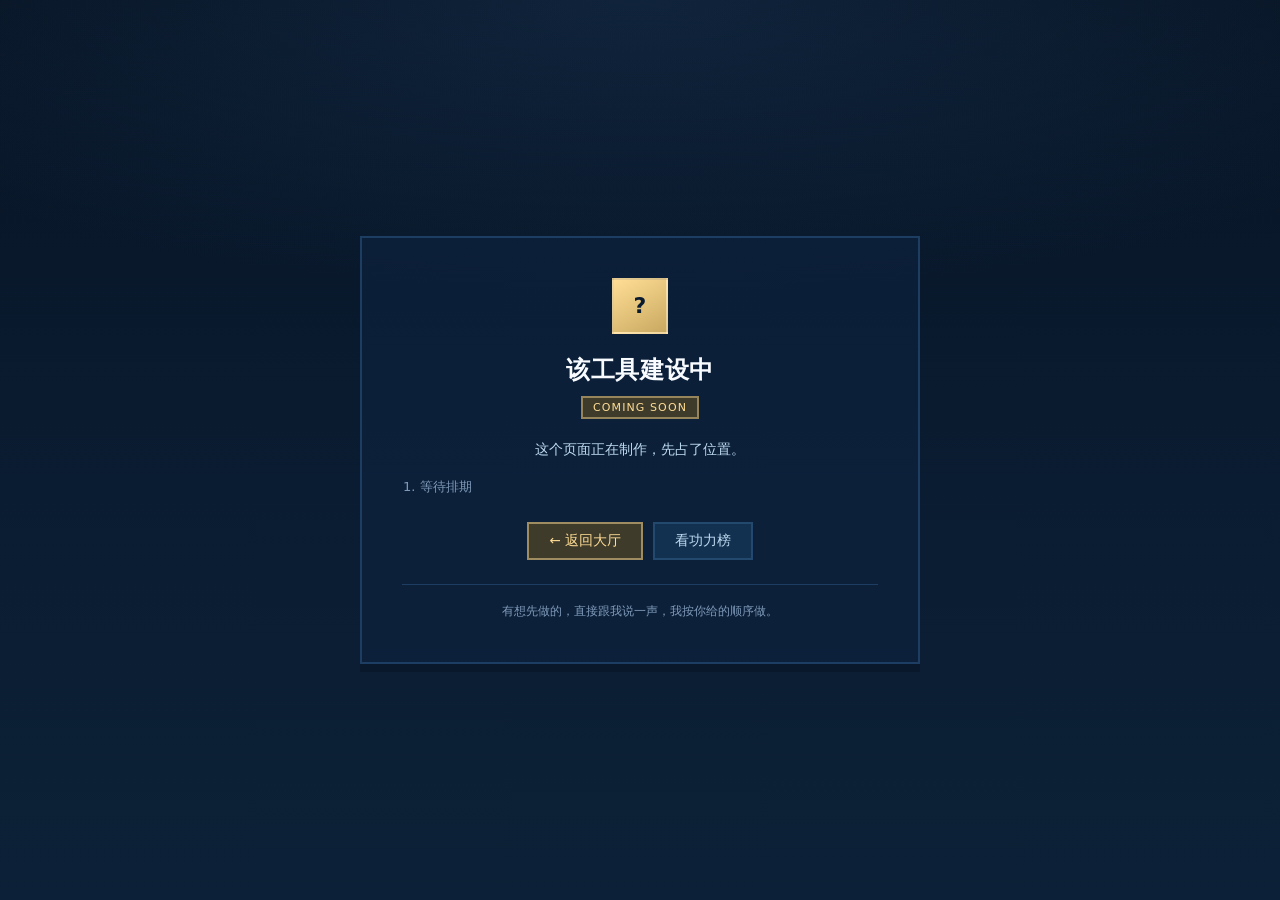
<file: tools/soon.html>
<!DOCTYPE html>
<html lang="zh-CN">
<head>
<meta charset="UTF-8" />
<meta name="viewport" content="width=device-width, initial-scale=1, viewport-fit=cover" />
<meta name="theme-color" content="#0a1b30" />
<meta name="color-scheme" content="dark" />
<title>建设中 · CY</title>
<meta name="robots" content="noindex" />
<link rel="icon" href="../favicon.ico" sizes="any" />
<style>
:root{
  --ink:#0a1b30;--ink-2:#071322;--panel:#0d2340;
  --line:#1d3d63;--line-2:#23496f;
  --gold:#ffdd95;--gold-dim:#c9a961;
  --fog:#f8fbff;--mist:#bddaf1;--dim:#7f9ab8;
  --sans:"PingFang SC","Microsoft YaHei",system-ui,-apple-system,"Segoe UI",sans-serif;
}
*{box-sizing:border-box}
html,body{margin:0;padding:0}
body{
  min-height:100vh;color:var(--fog);font-family:var(--sans);
  background:
    radial-gradient(120% 55% at 50% 0%, rgba(60,120,190,.16) 0%, transparent 60%),
    linear-gradient(180deg,#071322 0%,#0a1b30 45%,#0c2137 100%);
  background-attachment:fixed;
  -webkit-font-smoothing:antialiased;
  display:flex;align-items:center;justify-content:center;
  padding:clamp(20px,5vw,60px) 16px;
}
.box{
  width:min(560px,100%);
  padding:clamp(24px,5vw,40px);
  background:rgba(13,35,64,.62);
  border:2px solid var(--line);
  box-shadow:0 8px 0 rgba(5,16,28,.4);
  text-align:center;
}
.mark{
  display:grid;place-items:center;
  width:56px;height:56px;margin:0 auto 20px;
  font-size:22px;font-weight:700;color:var(--ink);
  background:linear-gradient(150deg,var(--gold),var(--gold-dim));
  border:2px solid rgba(255,255,255,.22);
}
h1{
  margin:0 0 10px;
  font-size:clamp(19px,4vw,24px);
  letter-spacing:.03em;
}
.tag{
  display:inline-block;
  margin-bottom:18px;padding:3px 10px;
  font-size:11px;letter-spacing:.1em;
  color:var(--gold);
  background:rgba(107,83,32,.55);
  border:2px solid rgba(255,221,149,.45);
}
p{
  margin:0 0 12px;
  font-size:13.5px;line-height:1.9;color:var(--mist);
}
ol{
  margin:0 0 22px;padding-left:1.35em;
  text-align:left;
  font-size:13px;line-height:2;color:var(--dim);
}
.actions{display:flex;gap:10px;justify-content:center;flex-wrap:wrap}
.btn{
  display:inline-flex;align-items:center;justify-content:center;
  padding:10px 20px;
  font-family:inherit;font-size:13.5px;line-height:1;
  color:var(--mist);background:#12304f;
  border:2px solid var(--line-2);
  text-decoration:none;
  transition:background .14s,color .14s,border-color .14s;
}
.btn:hover{background:#17406a;color:var(--fog)}
.btn--gold{color:var(--gold);background:rgba(107,83,32,.55);border-color:rgba(255,221,149,.5)}
.btn--gold:hover{background:rgba(107,83,32,.85);color:var(--gold)}
.btn:focus-visible{outline:2px solid var(--gold);outline-offset:2px}
.foot{
  margin-top:24px;padding-top:16px;
  border-top:1px solid var(--line);
  font-size:11.5px;color:var(--dim);line-height:1.9;
}
</style>
</head>
<body>

<div class="box">
  <div class="mark" id="mark" aria-hidden="true">?</div>
  <h1 id="title">该工具建设中</h1>
  <div class="tag">COMING SOON</div>

  <p id="desc">这个页面正在制作，先占了位置。</p>

  <ol id="plan"></ol>

  <div class="actions">
    <a class="btn btn--gold" href="../index.html">← 返回大厅</a>
    <a class="btn" id="backRank" href="../rank.html">看功力榜</a>
  </div>

  <div class="foot">
    有想先做的，直接跟我说一声，我按你给的顺序做。
  </div>
</div>

<script>
(function () {
  'use strict';
  var q = new URLSearchParams(location.search);
  var key = q.get('t') || '';

  var MAP = {
    xinfa: {
      name: '衍心模拟器',
      mark: '衍',
      desc: '心法配置与衍心消耗模拟，正在整理心法库数据。',
      plan: [
        '心法库：各心法基础属性、衍心层级',
        '配置面板：主副心法槽位、词条选择',
        '演算：算出衍心消耗材料与总成本',
        '存档：本机保存多套配置，可导出记录码'
      ]
    },
    archive: {
      name: '天刀图鉴',
      mark: '图',
      desc: '神兵与外观图鉴，需要先解决图片资源量大的问题。',
      plan: [
        '外观分类：时装、武器、坐骑、挂件',
        '神兵：各门派神兵形态与属性',
        '图片按需加载，避免首屏拖慢',
        '支持按名称搜索与筛选'
      ]
    },
    wenxin: {
      name: '文心鉴定模拟器',
      mark: '文',
      desc: '镇派武学鉴定模拟，需要鉴定奖励表与概率数据。',
      plan: [
        '鉴定：单次与批量',
        '背包：记录已获得的书号位',
        '奖励：累计鉴定次数对应的奖励',
        '记录码：导出导入已鉴定记录'
      ]
    },
    lingshi: {
      name: '灵势消耗计算器',
      mark: '势',
      desc: '灵势升级材料估算，正在核对各级消耗表。',
      plan: [
        '输入当前等级与目标等级',
        '算出所需材料数量与总成本',
        '支持按市价折算',
        '记录码保存方案'
      ]
    },
    stone: {
      name: '砭石宝箱模拟器',
      mark: '石',
      desc: '开箱概率模拟，单次 50 / 十连 500。',
      plan: [
        '单次与十连开箱',
        '碎片累计与补充',
        '抽取记录与统计（出率、平均消耗）',
        '纯前端随机，不上传数据'
      ]
    },
    official: {
      name: '精彩活动（官方）',
      mark: '活',
      desc: '腾讯官方活动页，这个没法自己做，只能外链。',
      plan: [
        '官方活动页由腾讯维护，内容不在本站控制范围内',
        '点下面的按钮会跳到腾讯官网',
        '如果你想让本站也做一个活动日历，可以单独提'
      ]
    }
  };

  var cfg = MAP[key] || {
    name: '该工具建设中',
    mark: '?',
    desc: '这个页面正在制作，先占了位置。',
    plan: ['等待排期']
  };

  document.getElementById('mark').textContent = cfg.mark;
  document.getElementById('title').textContent = cfg.name;
  document.getElementById('desc').textContent = cfg.desc;
  document.title = cfg.name + ' · 建设中 · CY';
  document.getElementById('plan').innerHTML = cfg.plan.map(function (t) {
    return '<li>' + t.replace(/[&<>]/g, function (c) {
      return { '&': '&amp;', '<': '&lt;', '>': '&gt;' }[c];
    }) + '</li>';
  }).join('');

  if (key === 'official') {
    var b = document.getElementById('backRank');
    b.textContent = '去官方活动页';
    b.href = 'https://wuxia.qq.com/cp/a20230309_98549/index.html';
    b.target = '_blank';
    b.rel = 'noopener noreferrer';
  }
})();
</script>
</body>
</html>
</file>
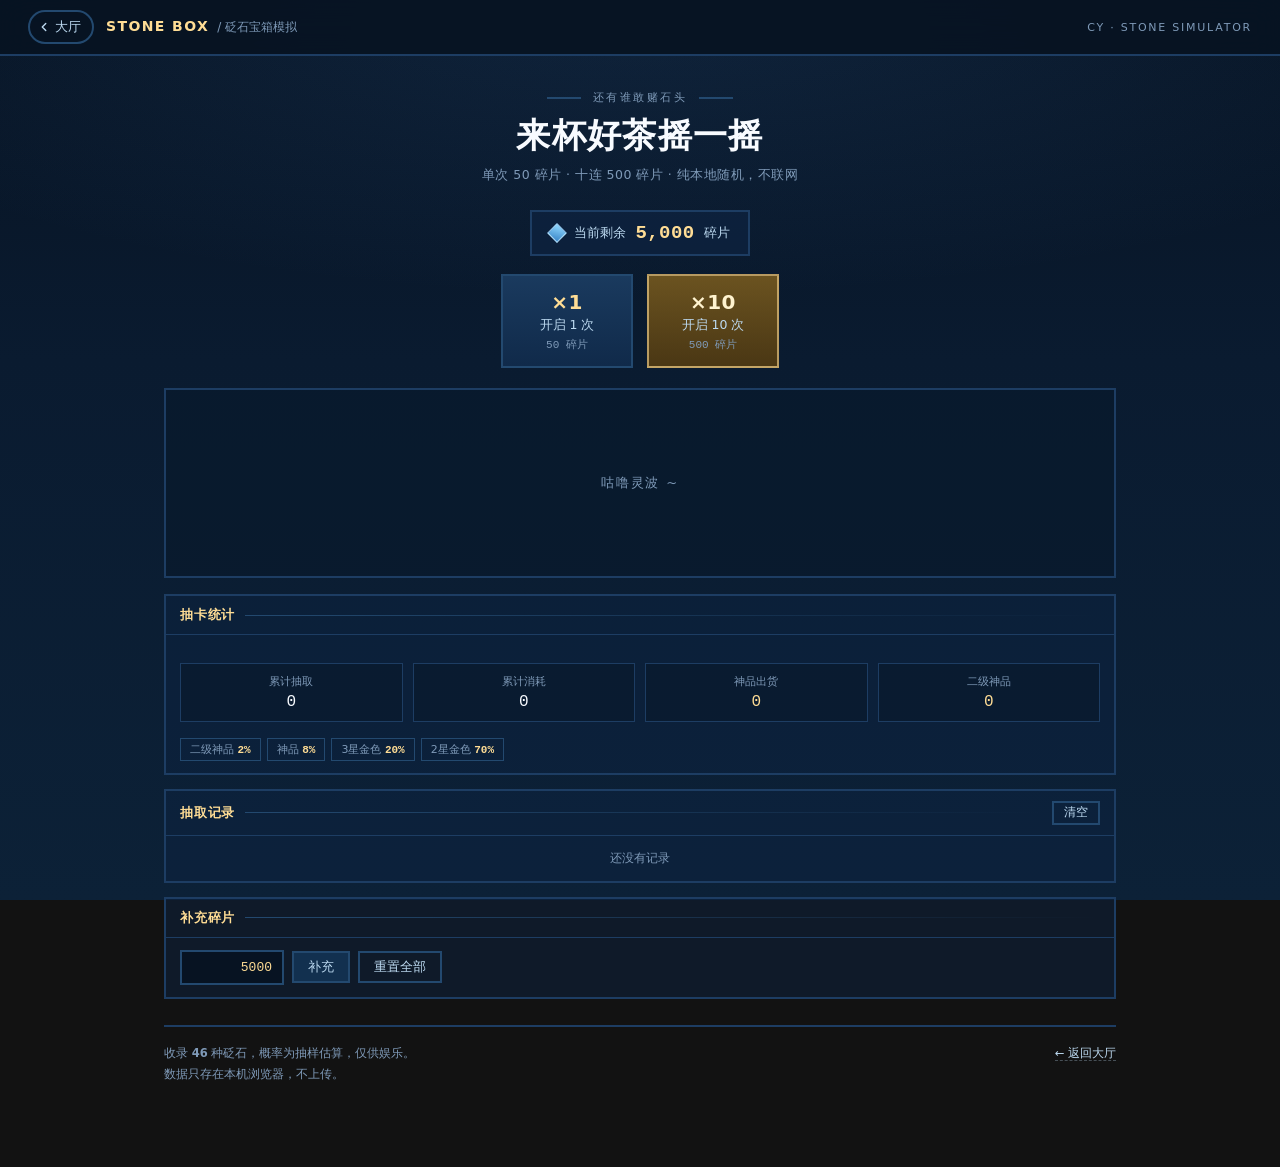
<file: tools/stone.html>
<!DOCTYPE html>
<html lang="zh-CN">
<head>
<meta charset="UTF-8" />
<meta name="viewport" content="width=device-width, initial-scale=1, viewport-fit=cover" />
<meta name="theme-color" content="#0a1b30" />
<meta name="color-scheme" content="dark" />
<title>砭石宝箱模拟器 · CY</title>
<meta name="description" content="天涯明月刀 OL 砭石宝箱开箱模拟：单次 50、十连 500 碎片，记录出货与消耗，纯本地随机。" />
<meta property="og:title" content="砭石宝箱模拟器 · CY" />
<meta property="og:type" content="website" />
<link rel="icon" href="../favicon.ico" sizes="any" />
<style>
:root{
  --ink:#0a1b30;--ink-2:#071322;
  --panel:#0d2340;--panel-2:#102a4a;
  --line:#1d3d63;--line-2:#23496f;
  --gold:#ffdd95;--gold-dim:#c9a961;
  --fog:#f8fbff;--mist:#bddaf1;--dim:#7f9ab8;
  --orange:#ff9a3c;--orange-hi:#ffd0a0;
  --ok:#9fe6c2;
  --sans:"PingFang SC","Microsoft YaHei",system-ui,-apple-system,"Segoe UI",sans-serif;
  --mono:ui-monospace,SFMono-Regular,"SF Mono",Menlo,Consolas,monospace;
}
*{box-sizing:border-box}
html,body{margin:0;padding:0}
body{
  min-height:100vh;color:var(--fog);font-family:var(--sans);
  background:
    radial-gradient(120% 55% at 50% 0%, rgba(60,120,190,.16) 0%, transparent 60%),
    linear-gradient(180deg,#071322 0%,#0a1b30 40%,#0c2137 100%);
  background-attachment:fixed;
  -webkit-font-smoothing:antialiased;
}

/* ---------- 顶栏 ---------- */
.topbar{
  position:sticky;top:0;z-index:30;
  display:flex;align-items:center;gap:10px;
  padding:10px clamp(12px,3vw,28px);
  background:rgba(7,19,34,.9);
  backdrop-filter:blur(14px);
  border-bottom:2px solid var(--line);
}
.topbar a.home{
  display:inline-flex;align-items:center;gap:4px;
  padding:6px 11px 6px 7px;
  border:2px solid var(--line-2);border-radius:999px;
  color:var(--mist);font-size:13px;text-decoration:none;
  transition:color .14s,border-color .14s,background .14s;flex-shrink:0;
}
.topbar a.home:hover{color:var(--gold);border-color:rgba(255,221,149,.5);background:rgba(255,221,149,.07)}
.topbar a.home:focus-visible{outline:2px solid var(--gold);outline-offset:2px}
.topbar__brand{display:flex;align-items:baseline;gap:8px;margin-left:2px;min-width:0}
.topbar__brand b{font-size:14px;letter-spacing:.1em;color:var(--gold);white-space:nowrap}
.topbar__brand span{font-size:12px;color:var(--dim);white-space:nowrap;overflow:hidden;text-overflow:ellipsis}
.topbar__right{margin-left:auto;font-size:11px;letter-spacing:.16em;color:var(--dim);white-space:nowrap}

/* ---------- 布局 ---------- */
.shell{
  width:min(1000px,100%);margin:0 auto;
  padding:clamp(18px,4vw,34px) clamp(12px,3vw,24px) 80px;
}
.head{text-align:center;margin-bottom:clamp(16px,3vw,26px)}
.head .eyebrow{
  margin:0 0 8px;font-size:11px;letter-spacing:.22em;color:var(--dim);
  display:flex;align-items:center;justify-content:center;gap:12px;
}
.head .eyebrow i{width:34px;height:2px;background:var(--line-2);display:inline-block}
.head h1{
  margin:0 0 8px;font-size:clamp(22px,4.6vw,34px);letter-spacing:.04em;font-weight:700;
}
.head .sub{margin:0;font-size:12.5px;color:var(--dim);letter-spacing:.04em}

/* 碎片余额 */
.wallet{
  display:flex;align-items:center;justify-content:center;gap:10px;
  margin:0 auto 18px;padding:10px 18px;
  width:fit-content;
  background:rgba(13,35,64,.7);
  border:2px solid var(--line);
  font-size:13px;color:var(--mist);
}
.wallet strong{
  font-family:var(--mono);font-size:19px;color:var(--gold);letter-spacing:.02em;
}
.wallet strong.pop{animation:pop .32s ease}
@keyframes pop{0%{transform:scale(1)}45%{transform:scale(1.16)}100%{transform:scale(1)}}
.wallet__gem{
  width:14px;height:14px;flex-shrink:0;
  background:linear-gradient(150deg,#8fd8ff,#3a86c8);
  transform:rotate(45deg);
  border:1px solid rgba(255,255,255,.4);
}

/* 开箱按钮 */
.actions{display:flex;gap:14px;justify-content:center;margin-bottom:20px;flex-wrap:wrap}
.draw{
  position:relative;
  display:flex;flex-direction:column;align-items:center;gap:3px;
  min-width:132px;padding:14px 22px;
  font-family:inherit;cursor:pointer;
  color:var(--fog);
  background:linear-gradient(180deg,#1a3a5e,#102a4a);
  border:2px solid var(--line-2);
  transition:transform .12s,border-color .16s,background .16s,box-shadow .16s;
}
.draw:hover:not(:disabled){
  border-color:rgba(255,221,149,.55);
  background:linear-gradient(180deg,#20456e,#123050);
  box-shadow:0 0 0 1px rgba(255,221,149,.14),0 6px 18px rgba(0,0,0,.34);
  transform:translateY(-2px);
}
.draw:active:not(:disabled){transform:translateY(1px)}
.draw:disabled{opacity:.45;cursor:not-allowed}
.draw:focus-visible{outline:2px solid var(--gold);outline-offset:3px}
.draw__count{font-size:20px;font-weight:700;letter-spacing:.02em;color:var(--gold)}
.draw__label{font-size:12.5px;color:var(--mist)}
.draw__cost{font-size:11px;color:var(--dim);font-family:var(--mono)}
.draw--ten{
  background:linear-gradient(180deg,#6b5320,#4a3714);
  border-color:rgba(255,221,149,.6);
}
.draw--ten:hover:not(:disabled){
  background:linear-gradient(180deg,#7d6126,#553f17);
  border-color:var(--gold);
}
.draw--ten .draw__count{color:#fff3cf}

/* 结果区 */
.stage{
  position:relative;
  min-height:190px;
  padding:clamp(16px,3vw,26px) clamp(12px,2.5vw,22px);
  background:rgba(9,24,42,.55);
  border:2px solid var(--line);
  margin-bottom:16px;
  overflow:hidden;
}
.stage__idle{
  position:absolute;inset:0;
  display:flex;align-items:center;justify-content:center;
  font-size:13px;color:var(--dim);letter-spacing:.14em;
}
.stage.is-empty .stage__idle{display:flex}
.stage:not(.is-empty) .stage__idle{display:none}

.cards{
  display:grid;
  grid-template-columns:repeat(auto-fill,minmax(96px,1fr));
  gap:10px;
}
@media(min-width:720px){
  .cards{grid-template-columns:repeat(5,1fr);gap:12px}
}
.card{
  position:relative;
  display:flex;flex-direction:column;align-items:center;gap:6px;
  padding:10px 6px 9px;
  background:linear-gradient(180deg,rgba(20,45,75,.9),rgba(12,30,52,.9));
  border:2px solid var(--line-2);
  opacity:0;
  transform:translateY(10px) scale(.94);
  animation:cardIn .32s cubic-bezier(.2,.9,.3,1.2) forwards;
}
@keyframes cardIn{to{opacity:1;transform:translateY(0) scale(1)}}
.card__img{
  width:52px;height:52px;object-fit:contain;
  filter:drop-shadow(0 2px 4px rgba(0,0,0,.5));
}
.card__name{
  font-size:11.5px;line-height:1.3;text-align:center;
  color:var(--mist);
  word-break:break-all;
}
.card__stars{display:flex;gap:2px;height:9px}
.card__stars i{
  width:9px;height:9px;
  background:var(--gold-dim);
  clip-path:polygon(50% 0,61% 35%,98% 35%,68% 57%,79% 91%,50% 70%,21% 91%,32% 57%,2% 35%,39% 35%);
  display:block;
}
/* 稀有度边框 */
.card--g3{border-color:rgba(255,221,149,.75);box-shadow:inset 0 0 14px rgba(255,221,149,.14)}
.card--o{
  border-color:var(--orange);
  box-shadow:inset 0 0 18px rgba(255,154,60,.24),0 0 12px rgba(255,154,60,.18);
}
.card--op{
  border-color:#ffe0a8;
  background:linear-gradient(180deg,rgba(84,52,14,.94),rgba(38,24,8,.94));
  box-shadow:inset 0 0 22px rgba(255,190,90,.3),0 0 20px rgba(255,170,60,.4);
  animation:cardIn .32s cubic-bezier(.2,.9,.3,1.2) forwards,glow 1.6s ease-in-out infinite alternate;
}
@keyframes glow{
  from{box-shadow:inset 0 0 18px rgba(255,190,90,.24),0 0 12px rgba(255,170,60,.3)}
  to{box-shadow:inset 0 0 30px rgba(255,200,110,.42),0 0 26px rgba(255,180,70,.55)}
}
.card--o .card__name{color:#ffd7ab}
.card--op .card__name{color:#fff0cf;font-weight:600}

/* 出货横幅 */
.banner{
  position:relative;
  margin:0 0 14px;
  max-height:0;
  overflow:hidden;
  padding:0 14px;
  font-size:12.5px;letter-spacing:.1em;text-align:center;
  color:#fff3cf;
  background:linear-gradient(90deg,transparent,rgba(255,154,60,.9),transparent);
  opacity:0;
  transition:max-height .24s ease,opacity .22s,padding .24s;
  pointer-events:none;
}
.banner.is-on{max-height:44px;padding:9px 14px;opacity:1}
.banner--premium{background:linear-gradient(90deg,transparent,rgba(255,205,120,.95),transparent);color:#3a2200;font-weight:700}

/* 统计与记录 */
.panel{
  background:rgba(13,35,64,.5);
  border:2px solid var(--line);
  margin-bottom:14px;
}
.panel__head{
  display:flex;align-items:center;gap:10px;
  padding:10px 14px;
  border-bottom:1px solid var(--line);
}
.panel__head h2{margin:0;font-size:13px;letter-spacing:.06em;color:var(--gold);font-weight:600}
.panel__head i{flex:1;height:1px;background:linear-gradient(90deg,var(--line-2),transparent)}
.panel__body{padding:12px 14px}

.stats{display:grid;grid-template-columns:repeat(4,1fr);gap:10px}
@media(max-width:640px){.stats{grid-template-columns:repeat(2,1fr)}}
.stat{
  padding:10px;text-align:center;
  background:rgba(9,24,42,.6);
  border:1px solid var(--line);
}
.stat dt{font-size:11px;color:var(--dim);margin-bottom:4px}
.stat dd{margin:0;font-size:16px;font-family:var(--mono);color:var(--fog)}
.stat dd.hl{color:var(--gold)}

.rates{display:flex;flex-wrap:wrap;gap:6px;margin-top:12px}
.rate{
  padding:3px 9px;font-size:11px;
  border:1px solid var(--line-2);color:var(--dim);
}
.rate b{color:var(--gold);font-family:var(--mono)}

.logs{max-height:210px;overflow:auto}
.log{
  display:flex;align-items:center;gap:10px;
  padding:7px 0;
  border-bottom:1px solid rgba(29,61,99,.5);
  font-size:12px;
}
.log:last-child{border-bottom:none}
.log__time{color:var(--dim);font-family:var(--mono);font-size:11px;flex-shrink:0}
.log__txt{flex:1;min-width:0;overflow:hidden;text-overflow:ellipsis;white-space:nowrap;color:var(--mist)}
.log__best{font-size:11px;flex-shrink:0}
.log__best--op{color:#ffe0a8;font-weight:600}
.log__best--o{color:var(--orange)}
.log__best--none{color:var(--dim)}
.empty-log{padding:14px 0;text-align:center;font-size:12px;color:var(--dim)}

.tools{display:flex;flex-wrap:wrap;gap:8px;align-items:center}
.btn{
  display:inline-flex;align-items:center;justify-content:center;
  padding:8px 14px;font-family:inherit;font-size:12.5px;line-height:1;
  color:var(--mist);background:#12304f;border:2px solid var(--line-2);
  cursor:pointer;transition:background .14s,color .14s,border-color .14s;
  white-space:nowrap;
}
.btn:hover{background:#17406a;color:var(--fog)}
.btn:focus-visible{outline:2px solid var(--gold);outline-offset:2px}
.btn--ghost{background:transparent}
input[type=number]{
  width:104px;padding:8px 10px;
  font-family:var(--mono);font-size:13px;text-align:right;
  color:var(--gold);background:var(--ink-2);
  border:2px solid var(--line-2);
}
input[type=number]:focus{outline:2px solid var(--gold);outline-offset:1px}
input[type=number]::-webkit-outer-spin-button,
input[type=number]::-webkit-inner-spin-button{-webkit-appearance:none;margin:0}
input[type=number]{-moz-appearance:textfield;appearance:textfield}

.toast{
  position:fixed;left:50%;bottom:36px;
  transform:translate(-50%,20px);
  padding:10px 20px;font-size:13px;
  color:var(--gold);background:#10294a;border:2px solid var(--gold);
  opacity:0;pointer-events:none;transition:opacity .2s,transform .2s;
  z-index:90;
}
.toast.is-on{opacity:1;transform:translate(-50%,0)}

.foot{
  margin-top:26px;padding-top:16px;
  border-top:2px solid var(--line);
  display:flex;flex-wrap:wrap;gap:10px;justify-content:space-between;
  font-size:11.5px;color:var(--dim);line-height:1.9;
}
.foot a{color:var(--mist);text-decoration:none;border-bottom:1px dashed rgba(189,218,241,.3)}
.foot a:hover{color:var(--gold);border-bottom-color:var(--gold)}

@media(max-width:640px){
  .topbar__right{display:none}
  .draw{min-width:112px;padding:12px 16px}
  .draw__count{font-size:17px}
  .cards{grid-template-columns:repeat(3,1fr);gap:8px}
  .card__img{width:44px;height:44px}
  .card__name{font-size:10.5px}
}
@media(prefers-reduced-motion:reduce){
  .card,.card--op{animation:none;opacity:1;transform:none}
  .card--op{animation:none}
  .wallet strong.pop{animation:none}
}
</style>
</head>
<body>

<header class="topbar">
  <a class="home" href="../index.html" title="返回大厅" aria-label="返回大厅">
    <svg viewBox="0 0 24 24" width="14" height="14" fill="none" stroke="currentColor" stroke-width="2.4" stroke-linecap="round" stroke-linejoin="round" aria-hidden="true"><path d="m15 18-6-6 6-6"/></svg>
    大厅
  </a>
  <div class="topbar__brand">
    <b>STONE BOX</b>
    <span>/ 砭石宝箱模拟</span>
  </div>
  <div class="topbar__right">CY · STONE SIMULATOR</div>
</header>

<main class="shell">

  <section class="head">
    <p class="eyebrow"><i></i>还有谁敢赌石头<i></i></p>
    <h1>来杯好茶摇一摇</h1>
    <p class="sub">单次 50 碎片 · 十连 500 碎片 · 纯本地随机，不联网</p>
  </section>

  <div class="wallet">
    <span class="wallet__gem" aria-hidden="true"></span>
    <span>当前剩余</span>
    <strong id="balance">5000</strong>
    <span>碎片</span>
  </div>

  <div class="actions">
    <button class="draw" id="drawOne" type="button">
      <span class="draw__count">×1</span>
      <span class="draw__label">开启 1 次</span>
      <span class="draw__cost">50 碎片</span>
    </button>
    <button class="draw draw--ten" id="drawTen" type="button">
      <span class="draw__count">×10</span>
      <span class="draw__label">开启 10 次</span>
      <span class="draw__cost">500 碎片</span>
    </button>
  </div>

  <div class="stage is-empty" id="stage">
    <div class="stage__idle" id="idle">咕噜灵波 ~</div>
    <div class="banner" id="banner" role="status" aria-live="polite"></div>
    <div class="cards" id="cards"></div>
  </div>

  <section class="panel">
    <div class="panel__head"><h2>抽卡统计</h2><i></i></div>
    <div class="panel__body">
      <dl class="stats">
        <div class="stat"><dt>累计抽取</dt><dd id="sDraws">0</dd></div>
        <div class="stat"><dt>累计消耗</dt><dd id="sSpent">0</dd></div>
        <div class="stat"><dt>神品出货</dt><dd class="hl" id="sOrange">0</dd></div>
        <div class="stat"><dt>二级神品</dt><dd class="hl" id="sPremium">0</dd></div>
      </dl>
      <div class="rates" id="rates"></div>
    </div>
  </section>

  <section class="panel">
    <div class="panel__head"><h2>抽取记录</h2><i></i>
      <button class="btn btn--ghost" id="btnClearHist" type="button" style="padding:4px 10px;font-size:11.5px">清空</button>
    </div>
    <div class="logs" id="logs">
      <div class="empty-log">还没有记录</div>
    </div>
  </section>

  <section class="panel">
    <div class="panel__head"><h2>补充碎片</h2><i></i></div>
    <div class="panel__body">
      <div class="tools">
        <input type="number" id="fragAdd" min="1" step="100" value="5000" aria-label="补充碎片数量" />
        <button class="btn" id="btnAdd" type="button">补充</button>
        <button class="btn btn--ghost" id="btnReset" type="button">重置全部</button>
      </div>
    </div>
  </section>

  <footer class="foot">
    <div>
      收录 <b id="cntStones">—</b> 种砭石，概率为抽样估算，仅供娱乐。<br />
      数据只存在本机浏览器，不上传。
    </div>
    <div><a href="../index.html">← 返回大厅</a></div>
  </footer>

</main>

<div class="toast" id="toast" role="status" aria-live="polite"></div>

<script>
(function () {
  'use strict';

  var LS = 'cy:stone:v1';
  var $ = function (s, r) { return (r || document).querySelector(s); };
  var $$ = function (s, r) { return Array.prototype.slice.call((r || document).querySelectorAll(s)); };

  function fmt(n) { return (n == null || !isFinite(n)) ? '—' : Number(n).toLocaleString('en-US'); }
  function esc(s) {
    return String(s == null ? '' : s).replace(/[&<>"']/g, function (c) {
      return { '&': '&amp;', '<': '&lt;', '>': '&gt;', '"': '&quot;', "'": '&#39;' }[c];
    });
  }

  var toastEl = $('#toast'), toastTimer = null;
  function toast(msg) {
    toastEl.textContent = msg;
    toastEl.classList.add('is-on');
    clearTimeout(toastTimer);
    toastTimer = setTimeout(function () { toastEl.classList.remove('is-on'); }, 2200);
  }

  // ---------- 配置 ----------
  var DATA = null;
  var pool = {};       // rarity -> [stone]
  var state = {
    balance: 5000,
    draws: 0,
    spent: 0,
    orange: 0,
    premium: 0,
    history: []        // {t: 时间, count, best, names}
  };

  function load() {
    try {
      var raw = localStorage.getItem(LS);
      if (raw) {
        var o = JSON.parse(raw);
        if (o && typeof o === 'object') {
          state.balance = Number(o.balance) || 0;
          state.draws = Number(o.draws) || 0;
          state.spent = Number(o.spent) || 0;
          state.orange = Number(o.orange) || 0;
          state.premium = Number(o.premium) || 0;
          state.history = Array.isArray(o.history) ? o.history.slice(0, 60) : [];
        }
      }
    } catch (e) {}
  }
  function save() {
    try { localStorage.setItem(LS, JSON.stringify(state)); } catch (e) {}
  }

  // ---------- 抽取 ----------
  function pickRarity() {
    var r = DATA.rates, t = 0, roll = Math.random() * 100;
    var keys = ['GOLD_2', 'GOLD_3', 'ORANGE', 'ORANGE_PREMIUM'];
    for (var i = 0; i < keys.length; i++) {
      t += r[keys[i]];
      if (roll < t) return keys[i];
    }
    return 'GOLD_2';
  }
  function drawOne() {
    var rar = pickRarity();
    var list = pool[rar] || pool.GOLD_2;
    return list[Math.floor(Math.random() * list.length)];
  }

  var RANK = { GOLD_2: 0, GOLD_3: 1, ORANGE: 2, ORANGE_PREMIUM: 3 };
  var CLS = { GOLD_2: '', GOLD_3: 'card--g3', ORANGE: 'card--o', ORANGE_PREMIUM: 'card--op' };

  function stars(n) {
    var s = '';
    for (var i = 0; i < n; i++) s += '<i></i>';
    return s;
  }

  function renderCards(results) {
    var stage = $('#stage'), cards = $('#cards');
    stage.classList.remove('is-empty');
    // 稀有度高的排前面
    var sorted = results.slice().sort(function (a, b) { return RANK[b.r] - RANK[a.r]; });
    cards.innerHTML = sorted.map(function (s, i) {
      return '<div class="card ' + CLS[s.r] + '" style="animation-delay:' + (i * 70) + 'ms">' +
        '<img class="card__img" src="./' + esc(s.icon) + '" alt="' + esc(s.name) + '" width="52" height="52" loading="eager" />' +
        '<div class="card__name">' + esc(s.name) + '</div>' +
        '<div class="card__stars">' + stars(s.stars) + '</div>' +
      '</div>';
    }).join('');
  }

  function showBanner(results) {
    var b = $('#banner');
    var hasOp = results.some(function (x) { return x.r === 'ORANGE_PREMIUM'; });
    var hasO = results.some(function (x) { return x.r === 'ORANGE'; });
    if (hasOp) {
      var nm = results.filter(function (x) { return x.r === 'ORANGE_PREMIUM'; })[0].name;
      b.className = 'banner banner--premium is-on';
      b.textContent = '五蕴石灵现世 · ' + nm;
    } else if (hasO) {
      b.className = 'banner is-on';
      b.textContent = '橙光乍现';
    } else {
      b.className = 'banner';
      b.textContent = '';
      return;
    }
    setTimeout(function () { b.classList.remove('is-on'); }, 2600);
  }

  function refreshStats() {
    $('#sDraws').textContent = fmt(state.draws);
    $('#sSpent').textContent = fmt(state.spent);
    $('#sOrange').textContent = fmt(state.orange);
    $('#sPremium').textContent = fmt(state.premium);
    var w = $('#balance');
    w.textContent = fmt(state.balance);
    w.classList.remove('pop');
    void w.offsetWidth;
    w.classList.add('pop');
  }

  function bestOf(results) {
    var best = results.reduce(function (a, b) { return RANK[b.r] > RANK[a.r] ? b : a; }, results[0]);
    return best;
  }

  function renderLogs() {
    var box = $('#logs');
    if (!state.history.length) {
      box.innerHTML = '<div class="empty-log">还没有记录</div>';
      return;
    }
    box.innerHTML = state.history.map(function (h) {
      var cls = h.best === 'ORANGE_PREMIUM' ? 'log__best--op'
              : (h.best === 'ORANGE' ? 'log__best--o' : 'log__best--none');
      var label = h.best === 'ORANGE_PREMIUM' ? '二级神品'
                : (h.best === 'ORANGE' ? '神品'
                : (h.best === 'GOLD_3' ? '3星' : '2星'));
      return '<div class="log">' +
        '<span class="log__time">' + esc(h.t) + '</span>' +
        '<span class="log__txt">' + esc(h.count) + ' 连 · ' + esc(h.names) + '</span>' +
        '<span class="log__best ' + cls + '">' + label + '</span>' +
      '</div>';
    }).join('');
  }

  var busy = false;
  function doDraw(count) {
    if (busy) return;
    var cost = count * DATA.cost;
    if (state.balance < cost) {
      toast('碎片不足，本次需要 ' + fmt(cost) + ' 个');
      return;
    }
    busy = true;
    $('#drawOne').disabled = true;
    $('#drawTen').disabled = true;

    var results = [];
    for (var i = 0; i < count; i++) results.push(drawOne());

    state.balance -= cost;
    state.spent += cost;
    state.draws += count;
    results.forEach(function (s) {
      if (s.r === 'ORANGE') state.orange++;
      if (s.r === 'ORANGE_PREMIUM') state.premium++;
    });

    var best = bestOf(results);
    var d = new Date();
    var hh = String(d.getHours()).padStart(2, '0') + ':' + String(d.getMinutes()).padStart(2, '0');
    var showNames = results.slice(0, 3).map(function (x) { return x.name; }).join('、');
    if (results.length > 3) showNames += ' 等';
    state.history.unshift({ t: hh, count: count, best: best.r, names: showNames });
    state.history = state.history.slice(0, 60);

    save();
    renderCards(results);
    refreshStats();
    renderLogs();
    showBanner(results);

    setTimeout(function () {
      busy = false;
      $('#drawOne').disabled = false;
      $('#drawTen').disabled = false;
    }, Math.min(900, 260 + count * 60));
  }

  // ---------- 事件 ----------
  $('#drawOne').addEventListener('click', function () { doDraw(1); });
  $('#drawTen').addEventListener('click', function () { doDraw(10); });

  $('#btnAdd').addEventListener('click', function () {
    var n = Math.max(1, Math.floor(Number($('#fragAdd').value) || 0));
    state.balance += n;
    save();
    refreshStats();
    toast('已补充 ' + fmt(n) + ' 碎片');
  });

  $('#btnClearHist').addEventListener('click', function () {
    state.history = [];
    save();
    renderLogs();
  });

  $('#btnReset').addEventListener('click', function () {
    if (!confirm('重置碎片、统计和全部记录？')) return;
    state = { balance: DATA.start, draws: 0, spent: 0, orange: 0, premium: 0, history: [] };
    save();
    refreshStats();
    renderLogs();
    $('#stage').classList.add('is-empty');
    $('#cards').innerHTML = '';
    $('#banner').className = 'banner';
    toast('已重置');
  });

  // ---------- 启动 ----------
  function boot() {
    load();
    fetch('./data/stone.json', { cache: 'no-cache' })
      .then(function (r) {
        if (!r.ok) throw new Error('HTTP ' + r.status);
        return r.json();
      })
      .then(function (d) {
        DATA = d;
        pool = {};
        d.stones.forEach(function (s) {
          (pool[s.r] = pool[s.r] || []).push(s);
        });
        // 概率展示
        $('#rates').innerHTML = ['ORANGE_PREMIUM', 'ORANGE', 'GOLD_3', 'GOLD_2'].map(function (k) {
          return '<span class="rate">' + esc(d.labels[k]) + ' <b>' + d.rates[k] + '%</b></span>';
        }).join('');
        $('#cntStones').textContent = d.stones.length;
        refreshStats();
        renderLogs();
      })
      .catch(function (e) {
        $('#stage').innerHTML = '<div class="stage__idle">数据加载失败：' + esc(e.message) + '</div>';
      });
  }

  boot();
})();
</script>
</body>
</html>
</file>
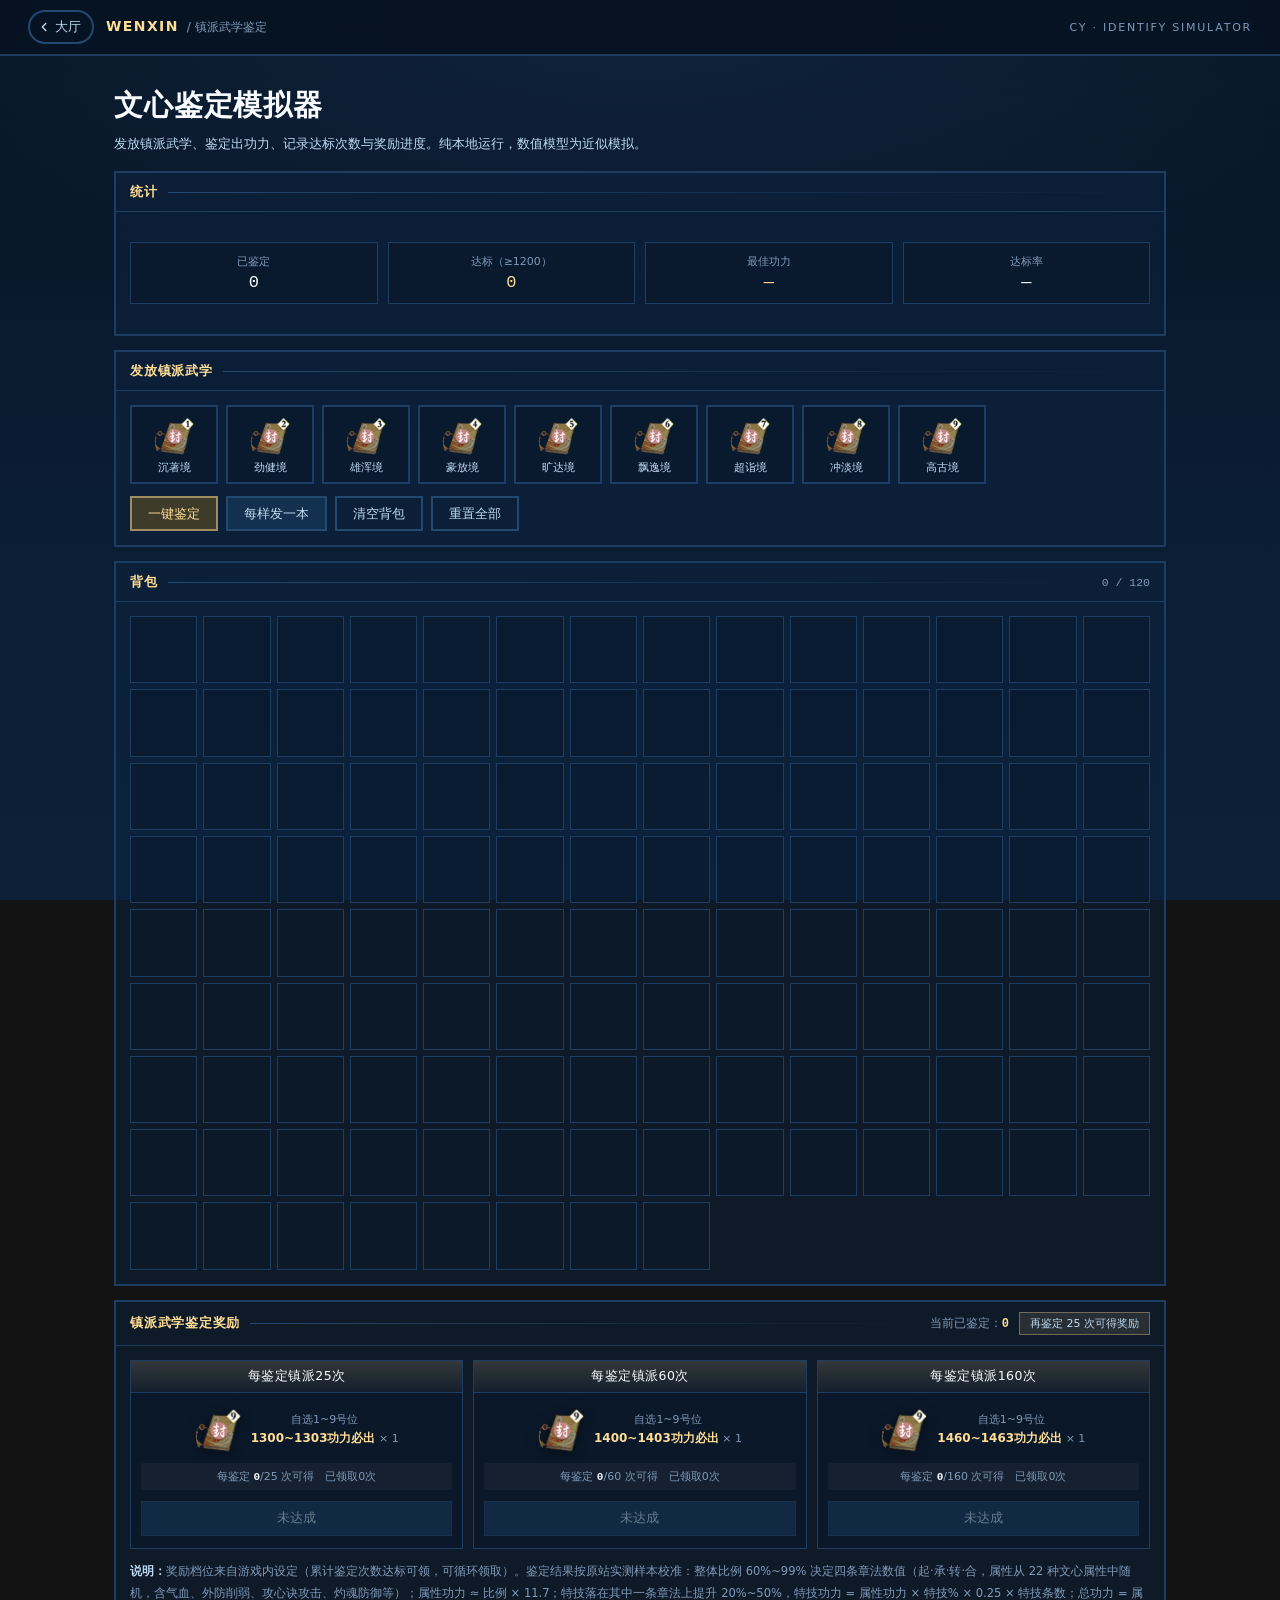
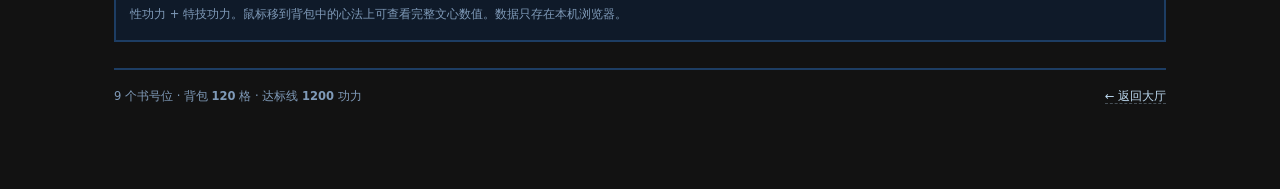
<file: tools/wenxin.html>
<!DOCTYPE html>
<html lang="zh-CN">
<head>
<meta charset="UTF-8" />
<meta name="viewport" content="width=device-width, initial-scale=1, viewport-fit=cover" />
<meta name="theme-color" content="#0a1b30" />
<meta name="color-scheme" content="dark" />
<title>文心鉴定模拟器 · CY</title>
<meta name="description" content="天涯明月刀 OL 镇派武学鉴定模拟：发放、鉴定、功力统计与奖励进度，纯本地运行。" />
<meta property="og:title" content="文心鉴定模拟器 · CY" />
<meta property="og:type" content="website" />
<link rel="icon" href="../favicon.ico" sizes="any" />
<style>
:root{
  --ink:#0a1b30;--ink-2:#071322;
  --panel:#0d2340;--panel-2:#102a4a;
  --line:#1d3d63;--line-2:#23496f;
  --gold:#ffdd95;--gold-dim:#c9a961;
  --orange:#ff9a3c;--purple:#b48cf2;
  --fog:#f8fbff;--mist:#bddaf1;--dim:#7f9ab8;
  --ok:#9fe6c2;
  --sans:"PingFang SC","Microsoft YaHei",system-ui,-apple-system,"Segoe UI",sans-serif;
  --mono:ui-monospace,SFMono-Regular,"SF Mono",Menlo,Consolas,monospace;
}
*{box-sizing:border-box}
html,body{margin:0;padding:0}
body{
  min-height:100vh;color:var(--fog);font-family:var(--sans);
  background:
    radial-gradient(120% 55% at 50% 0%, rgba(60,120,190,.16) 0%, transparent 60%),
    linear-gradient(180deg,#071322 0%,#0a1b30 40%,#0c2137 100%);
  background-attachment:fixed;-webkit-font-smoothing:antialiased;
}

.topbar{
  position:sticky;top:0;z-index:30;
  display:flex;align-items:center;gap:10px;
  padding:10px clamp(12px,3vw,28px);
  background:rgba(7,19,34,.92);backdrop-filter:blur(14px);
  border-bottom:2px solid var(--line);
}
.topbar a.home{
  display:inline-flex;align-items:center;gap:4px;
  padding:6px 11px 6px 7px;border:2px solid var(--line-2);border-radius:999px;
  color:var(--mist);font-size:13px;text-decoration:none;
  transition:color .14s,border-color .14s,background .14s;flex-shrink:0;
}
.topbar a.home:hover{color:var(--gold);border-color:rgba(255,221,149,.5);background:rgba(255,221,149,.07)}
.topbar a.home:focus-visible{outline:2px solid var(--gold);outline-offset:2px}
.topbar__brand{display:flex;align-items:baseline;gap:8px;margin-left:2px;min-width:0}
.topbar__brand b{font-size:14px;letter-spacing:.1em;color:var(--gold);white-space:nowrap}
.topbar__brand span{font-size:12px;color:var(--dim);white-space:nowrap;overflow:hidden;text-overflow:ellipsis}
.topbar__right{margin-left:auto;font-size:11px;letter-spacing:.16em;color:var(--dim);white-space:nowrap}

.shell{width:min(1100px,100%);margin:0 auto;padding:clamp(16px,3.4vw,30px) clamp(12px,3vw,24px) 80px}
.head{margin-bottom:16px}
.head h1{margin:0 0 6px;font-size:clamp(21px,3.6vw,29px);letter-spacing:.03em}
.head p{margin:0;font-size:13px;line-height:1.8;color:var(--mist)}

.panel{background:rgba(13,35,64,.5);border:2px solid var(--line);margin-bottom:14px}
.panel__head{
  display:flex;align-items:center;gap:10px;padding:10px 14px;
  border-bottom:1px solid var(--line);flex-wrap:wrap;
}
.panel__head h2{margin:0;font-size:13px;letter-spacing:.06em;color:var(--gold);font-weight:600}
.panel__head i{flex:1;height:1px;background:linear-gradient(90deg,var(--line-2),transparent);min-width:20px}
.panel__body{padding:14px}

.stats{display:grid;grid-template-columns:repeat(4,1fr);gap:10px}
@media(max-width:640px){.stats{grid-template-columns:repeat(2,1fr)}}
.stat{padding:11px;text-align:center;background:rgba(9,24,42,.6);border:1px solid var(--line)}
.stat dt{font-size:11px;color:var(--dim);margin-bottom:4px}
.stat dd{margin:0;font-size:17px;font-family:var(--mono);color:var(--fog)}
.stat dd.hl{color:var(--gold)}

/* 发放 */
.slots{display:flex;flex-wrap:wrap;gap:8px}
.slot{
  display:flex;flex-direction:column;align-items:center;gap:5px;
  width:88px;padding:9px 4px 7px;
  background:rgba(9,24,42,.6);border:2px solid var(--line);
  cursor:pointer;transition:border-color .14s,background .14s,transform .1s;
  font-family:inherit;
}
.slot:hover{border-color:rgba(255,221,149,.45);background:rgba(16,42,74,.8)}
.slot:active{transform:translateY(1px)}
.slot:focus-visible{outline:2px solid var(--gold);outline-offset:2px}
.slot img{width:40px;height:40px;object-fit:contain}
.slot span{font-size:10.5px;color:var(--mist);line-height:1.3;text-align:center}

/* 操作 */
.tools{display:flex;flex-wrap:wrap;gap:8px;align-items:center;margin-top:6px}
.btn{
  display:inline-flex;align-items:center;justify-content:center;
  padding:9px 16px;font-family:inherit;font-size:13px;line-height:1;
  color:var(--mist);background:#12304f;border:2px solid var(--line-2);
  cursor:pointer;transition:background .14s,color .14s,border-color .14s;
  white-space:nowrap;
}
.btn:hover:not(:disabled){background:#17406a;color:var(--fog)}
.btn:disabled{opacity:.45;cursor:not-allowed}
.btn:focus-visible{outline:2px solid var(--gold);outline-offset:2px}
.btn--gold{color:var(--gold);background:rgba(107,83,32,.55);border-color:rgba(255,221,149,.5)}
.btn--gold:hover:not(:disabled){background:rgba(107,83,32,.85);color:var(--gold)}
.btn--ghost{background:transparent}

/* 背包 */
.bagmeta{font-size:11.5px;color:var(--dim);font-family:var(--mono);margin-left:auto}
.bag{
  display:grid;grid-template-columns:repeat(auto-fill,minmax(64px,1fr));
  gap:6px;
}
.cell{
  position:relative;aspect-ratio:1;
  display:grid;place-items:center;
  background:rgba(9,24,42,.55);
  border:1px solid var(--line);
  overflow:hidden;
}
.cell img{width:84%;height:84%;object-fit:contain;display:block}
.cell--hit{
  border-color:var(--gold);
  background:linear-gradient(180deg,rgba(107,83,32,.55),rgba(38,28,8,.55));
  box-shadow:inset 0 0 14px rgba(255,221,149,.22);
}
.cell__p{
  position:absolute;bottom:1px;left:0;right:0;
  text-align:center;font-family:var(--mono);font-size:9.5px;
  color:var(--dim);line-height:1;
  background:linear-gradient(0deg,rgba(3,9,18,.9),transparent);
  padding-top:4px;
}
.cell--hit .cell__p{color:var(--gold);font-weight:700;font-size:10px}
.cell__rw{
  position:absolute;right:1px;top:1px;font-size:9px;line-height:1;
  padding:1px 3px;background:#b99f6b;color:#241a05;font-weight:700;
}
.cell--new{animation:flash .5s ease}
@keyframes flash{0%{box-shadow:0 0 0 2px rgba(255,221,149,.9)}100%{box-shadow:none}}

/* 奖励 */
.rewards{display:flex;flex-direction:column;gap:10px}
.rw{display:flex;align-items:center;gap:12px;flex-wrap:wrap}
.rw__n{font-size:12.5px;color:var(--mist);width:96px;flex-shrink:0}
.rw__bar{
  flex:1 1 160px;height:9px;background:var(--ink-2);
  border:1px solid var(--line-2);position:relative;overflow:hidden;min-width:120px;
}
.rw__bar i{position:absolute;inset:0 auto 0 0;width:0;background:linear-gradient(90deg,#c9a961,#ffdd95);transition:width .35s ease}
.rw__bar i.done{background:linear-gradient(90deg,#4fae86,#9fe6c2)}
.rw__t{font-size:11.5px;color:var(--dim);font-family:var(--mono);white-space:nowrap;width:112px;text-align:right}
.rw__t.done{color:var(--ok)}

.note{font-size:11.5px;line-height:1.9;color:var(--dim);margin-top:12px}
.note b{color:var(--mist)}

/* 奖励卡（对齐原站三卡布局） */
.rhint{
  margin-left:auto;font-size:11px;color:var(--mist);
  padding:3px 10px;background:rgba(255,221,149,.1);border:1px solid rgba(255,221,149,.35);
}
.rhint.is-ready{color:var(--gold);background:rgba(255,221,149,.2);border-color:var(--gold)}
.rewards{display:grid;grid-template-columns:repeat(3,1fr);gap:10px}
@media(max-width:760px){.rewards{grid-template-columns:1fr}}
.rwcard{
  display:flex;flex-direction:column;background:rgba(9,24,42,.6);
  border:1px solid var(--line);padding:0 0 12px;
}
.rwcard.is-ready{border-color:rgba(255,221,149,.55);box-shadow:0 0 16px rgba(255,221,149,.1)}
.rwcard__h{
  text-align:center;font-size:12.5px;color:var(--fog);letter-spacing:.04em;
  padding:7px 0;background:linear-gradient(180deg,rgba(255,221,149,.16),rgba(255,221,149,.04));
  border-bottom:1px solid var(--line);
}
.rwcard__book{
  display:flex;align-items:center;gap:10px;justify-content:center;
  padding:14px 10px 10px;text-align:center;
}
.rwcard__book img{width:46px;height:46px;object-fit:contain;filter:drop-shadow(0 2px 6px rgba(0,0,0,.5))}
.rwcard__txt{font-size:11px;color:var(--dim);line-height:1.65}
.rwcard__txt b{color:var(--gold);font-size:12px}
.rwcard__p{
  text-align:center;font-size:11px;color:var(--dim);
  padding:6px 8px;margin:0 10px;
  background:rgba(255,255,255,.04);border-radius:2px;
}
.rwcard__p b{color:var(--fog);font-family:var(--mono)}
.rwcard__btn{
  margin:11px 10px 0;padding:8px 0;font-family:inherit;font-size:12.5px;cursor:pointer;
  background:#1a3a5e;border:1px solid var(--line-2);color:var(--mist);
}
.rwcard__btn.is-on{
  background:linear-gradient(180deg,#f3e2bb,#e2cb9b);border-color:#b99f6b;color:#4a3a12;font-weight:600;
}
.rwcard__btn.is-on:hover{background:linear-gradient(180deg,#f8ebcc,#e8d4a6)}
.rwcard__btn:disabled{opacity:.5;cursor:not-allowed}

/* 领奖弹窗 */
.claimdlg{width:min(520px,94vw)}
.claim__desc{margin:0 0 12px;font-size:12.5px;color:var(--mist);line-height:1.7}
.claim__desc b{color:var(--gold);font-family:var(--mono)}
.claim__slots{display:grid;grid-template-columns:repeat(3,1fr);gap:8px}
.slot-choice{
  padding:9px 4px;cursor:pointer;font-family:inherit;text-align:center;
  background:#12304f;border:2px solid var(--line-2);color:var(--mist);
}
.slot-choice:hover{border-color:rgba(255,221,149,.6);color:var(--gold)}
.slot-choice b{display:block;font-size:15px;font-family:var(--mono);color:var(--gold);line-height:1.3}
.slot-choice small{display:block;font-size:10.5px;color:var(--dim)}

/* 悬停提示（原站深色浮层） */
.wxtip{
  position:fixed;z-index:95;display:none;pointer-events:none;
  width:340px;max-width:calc(100vw - 24px);padding:12px 14px;
  background:rgba(8,16,28,.97);border:1px solid #3a5a80;
  box-shadow:0 10px 30px rgba(0,0,0,.6);
  font-size:11.5px;line-height:1.75;color:var(--mist);
}
.wxtip.is-on{display:block}
.wxtip__head{display:flex;align-items:center;gap:9px;padding-bottom:8px;border-bottom:1px solid rgba(58,90,128,.6);margin-bottom:8px}
.wxtip__head img{width:38px;height:38px;object-fit:contain}
.wxtip__head b{display:block;font-size:12.5px;color:var(--gold);line-height:1.35}
.wxtip__head span{font-size:10.5px;color:var(--dim)}
.wxtip .k{color:var(--dim)}
.wxtip .v{color:var(--fog);font-family:var(--mono)}
.wxtip .big{color:var(--gold);font-family:var(--mono);font-size:13px;font-weight:700}
.wxtip .sec{margin-top:9px;color:var(--gold);font-size:11.5px;letter-spacing:.05em}
.wxtip .row{display:flex;gap:6px;color:var(--mist)}
.wxtip .row em{font-style:normal;color:var(--dim)}
.wxtip .ex{color:var(--orange);font-family:var(--mono)}
.wxtip .feat{color:var(--mist)}
.wxtip .feat b{color:var(--gold)}

/* 鉴定详情 */
.detail{display:none;margin-top:12px;padding:12px 14px;background:rgba(9,24,42,.7);border:2px solid var(--line-2)}
.detail.is-on{display:block}
.detail__head{display:flex;align-items:center;gap:10px;margin-bottom:8px}
.detail__head img{width:44px;height:44px;object-fit:contain}
.detail__head h4{margin:0;font-size:14px;color:var(--gold)}
.detail__head span{font-size:11px;color:var(--dim)}
.detail__close{margin-left:auto;background:none;border:1px solid var(--line-2);color:var(--dim);font-size:11px;padding:4px 10px;cursor:pointer;font-family:inherit}
.detail__close:hover{color:var(--fog);border-color:var(--gold)}
.detail__powers{display:flex;gap:14px;flex-wrap:wrap;font-size:12px;margin-bottom:8px}
.detail__powers b{color:var(--gold);font-family:var(--mono)}
.detail__powers .lbl{color:var(--dim)}
.dtable{width:100%;border-collapse:collapse;font-size:12px}
.dtable td{padding:5px 8px;border-top:1px solid var(--line)}
.dtable td:first-child{color:var(--dim);width:52px}
.dtable .v{font-family:var(--mono);color:var(--fog)}
.dtable .mx{color:var(--dim);font-family:var(--mono);font-size:11px}
.dtable .extra{color:var(--orange);font-family:var(--mono);font-size:11px}
.dtable .feat{color:var(--gold)}
.detail__feature{margin-top:8px;font-size:12px;color:var(--mist)}
.detail__feature b{color:var(--gold)}

.toast{
  position:fixed;left:50%;bottom:36px;transform:translate(-50%,20px);
  padding:10px 20px;font-size:13px;color:var(--gold);
  background:#10294a;border:2px solid var(--gold);
  opacity:0;pointer-events:none;transition:opacity .2s,transform .2s;z-index:90;
}
.toast.is-on{opacity:1;transform:translate(-50%,0)}

.foot{
  margin-top:26px;padding-top:16px;border-top:2px solid var(--line);
  display:flex;flex-wrap:wrap;gap:10px;justify-content:space-between;
  font-size:11.5px;color:var(--dim);line-height:1.9;
}
.foot a{color:var(--mist);text-decoration:none;border-bottom:1px dashed rgba(189,218,241,.3)}
.foot a:hover{color:var(--gold);border-bottom-color:var(--gold)}

@media(max-width:640px){
  .topbar__right{display:none}
  .slot{width:72px}
  .slot img{width:34px;height:34px}
  .bag{grid-template-columns:repeat(auto-fill,minmax(48px,1fr));gap:4px}
  .rw__n{width:100%}
  .rw__t{width:auto;text-align:left}
}
@media(prefers-reduced-motion:reduce){
  .cell--new{animation:none}
}
</style>
</head>
<body>

<header class="topbar">
  <a class="home" href="../index.html" title="返回大厅" aria-label="返回大厅">
    <svg viewBox="0 0 24 24" width="14" height="14" fill="none" stroke="currentColor" stroke-width="2.4" stroke-linecap="round" stroke-linejoin="round" aria-hidden="true"><path d="m15 18-6-6 6-6"/></svg>
    大厅
  </a>
  <div class="topbar__brand">
    <b>WENXIN</b>
    <span>/ 镇派武学鉴定</span>
  </div>
  <div class="topbar__right">CY · IDENTIFY SIMULATOR</div>
</header>

<main class="shell">

  <section class="head">
    <h1>文心鉴定模拟器</h1>
    <p>发放镇派武学、鉴定出功力、记录达标次数与奖励进度。纯本地运行，数值模型为近似模拟。</p>
  </section>

  <section class="panel">
    <div class="panel__head"><h2>统计</h2><i></i></div>
    <div class="panel__body">
      <dl class="stats">
        <div class="stat"><dt>已鉴定</dt><dd id="sTotal">0</dd></div>
        <div class="stat"><dt>达标（≥<span id="sThr">1200</span>）</dt><dd class="hl" id="sHit">0</dd></div>
        <div class="stat"><dt>最佳功力</dt><dd class="hl" id="sBest">—</dd></div>
        <div class="stat"><dt>达标率</dt><dd id="sRate">—</dd></div>
      </dl>
    </div>
  </section>

  <section class="panel">
    <div class="panel__head"><h2>发放镇派武学</h2><i></i></div>
    <div class="panel__body">
      <div class="slots" id="slots"></div>
      <div class="tools" style="margin-top:12px">
        <button class="btn btn--gold" id="btnAll" type="button">一键鉴定</button>
        <button class="btn" id="btnGrant9" type="button">每样发一本</button>
        <button class="btn btn--ghost" id="btnClear" type="button">清空背包</button>
        <button class="btn btn--ghost" id="btnReset" type="button">重置全部</button>
      </div>
    </div>
  </section>

  <section class="panel">
    <div class="panel__head">
      <h2>背包</h2><i></i>
      <span class="bagmeta" id="bagMeta">0 / 120</span>
    </div>
    <div class="panel__body">
      <div class="bag" id="bag"></div>
      <div class="detail" id="detail"></div>
    </div>
  </section>

  <section class="panel">
    <div class="panel__head">
      <h2>镇派武学鉴定奖励</h2><i></i>
      <span style="font-size:12px;color:var(--dim)">当前已鉴定：<b id="rewardTotal" style="color:var(--gold);font-family:var(--mono)">0</b></span>
      <span class="rhint" id="rewardHint">再鉴定 0 次可得奖励</span>
    </div>
    <div class="panel__body">
      <div class="rewards" id="rewards"></div>
      <div class="note">
        <b>说明：</b>奖励档位来自游戏内设定（累计鉴定次数达标可领，可循环领取）。鉴定结果按原站实测样本校准：整体比例 60%~99% 决定四条章法数值（起·承·转·合，属性从 22 种文心属性中随机，含气血、外防削弱、攻心诀攻击、灼魂防御等）；属性功力 ≈ 比例 × 11.7；特技落在其中一条章法上提升 20%~50%，特技功力 = 属性功力 × 特技% × 0.25 × 特技条数；总功力 = 属性功力 + 特技功力。鼠标移到背包中的心法上可查看完整文心数值。数据只存在本机浏览器。
      </div>
    </div>
  </section>

  <footer class="foot">
    <div>
      9 个书号位 · 背包 <b id="cntCap">120</b> 格 · 达标线 <b id="cntThr">1200</b> 功力
    </div>
    <div><a href="../index.html">← 返回大厅</a></div>
  </footer>

</main>

<dialog id="claimDlg" class="claimdlg">
  <div class="dlg__head">
    <h3>选择奖励号位</h3>
    <button class="dlg__x" id="claimX" type="button" aria-label="关闭">×</button>
  </div>
  <div class="dlg__body">
    <p id="claimDesc" class="claim__desc"></p>
    <div class="claim__slots" id="claimSlots"></div>
  </div>
</dialog>

<div class="wxtip" id="wxtip" role="tooltip"></div>

<div class="toast" id="toast" role="status" aria-live="polite"></div>

<script>
(function () {
  'use strict';
  var LS = 'cy:wenxin:v1';
  var $ = function (s, r) { return (r || document).querySelector(s); };
  var $$ = function (s, r) { return Array.prototype.slice.call((r || document).querySelectorAll(s)); };
  var esc = function (s) {
    return String(s == null ? '' : s).replace(/[&<>"']/g, function (c) {
      return { '&': '&amp;', '<': '&lt;', '>': '&gt;', '"': '&quot;', "'": '&#39;' }[c];
    });
  };
  function fmt(n) { return (n == null || !isFinite(n)) ? '—' : Number(n).toLocaleString('en-US'); }

  var toastEl = $('#toast'), toastTimer = null;
  function toast(msg) {
    toastEl.textContent = msg;
    toastEl.classList.add('is-on');
    clearTimeout(toastTimer);
    toastTimer = setTimeout(function () { toastEl.classList.remove('is-on'); }, 2200);
  }

  var DATA = null;
  var st = { items: [], total: 0, hit: 0, best: 0, claimed: {} };

  function load() {
    try {
      var raw = localStorage.getItem(LS);
      if (raw) {
        var o = JSON.parse(raw);
        if (o && Array.isArray(o.items)) {
          st.items = o.items.slice(0, 400);
          st.total = Number(o.total) || 0;
          st.hit = Number(o.hit) || 0;
          st.best = Number(o.best) || 0;
          st.claimed = (o.claimed && typeof o.claimed === 'object') ? o.claimed : {};
        }
      }
    } catch (e) {}
  }
  function save() {
    try { localStorage.setItem(LS, JSON.stringify(st)); } catch (e) {}
  }

  // 文心数值模型（2026-10 按原站 18 本实测样本校准）：
  // · 整体比例 ratio 决定四条章法数值 = 该属性上限 × ratio（同一本书四条按同一比例）
  // · 属性功力 ≈ ratio × 11.7（与章法属性种类无关，实测中位数 11.707）
  // · 特技落在其中一条章法（20%~50%），特技功力 = 属性功力 × 特技% × 0.25 × 特技条数
  // · 总功力 = 属性功力 + 特技功力
  var CH_SEC = ['起', '承', '转', '合'];

  // 按号位单双数取不同攻防配比的属性池；同本不重复，且进攻词条数量受限
  function pickAttrs(n, slot) {
    var pool = (DATA.attrPool && DATA.attrPool.length)
      ? DATA.attrPool
      : DATA.chapters.map(function (c) { return { n: c[0], t: 'flat', max: c[1], cat: 'other' }; });
    var w = (DATA.slotWeight || {})[(slot % 2) ? 'odd' : 'even'] || { atk: 0.5, def: 0.5, other: 0 };
    var maxAtk = DATA.maxAtk == null ? 2 : DATA.maxAtk;
    var out = [], used = {}, atkCount = 0;

    for (var i = 0; i < n; i++) {
      // 先按类别掷骰，再从该类里挑一个未用过的
      var cat = 'other';
      var r = Math.random();
      if (r < w.atk && atkCount < maxAtk) cat = 'atk';
      else if (r < w.atk + w.def) cat = 'def';
      else cat = 'other';

      var cands = pool.filter(function (a) { return (a.cat || 'other') === cat && !used[a.n]; });
      if (!cands.length) cands = pool.filter(function (a) { return !used[a.n] && (a.cat || 'other') !== 'atk'; });
      if (!cands.length) cands = pool.filter(function (a) { return !used[a.n]; });
      if (!cands.length) break;

      var p = cands[Math.floor(Math.random() * cands.length)];
      used[p.n] = 1;
      if ((p.cat || 'other') === 'atk') atkCount++;
      out.push({ n: p.n, t: p.t, max: p.max, cat: p.cat || 'other' });
    }
    return out;
  }
  function fmtVal(v, isPct) {
    if (isPct) return (Math.round(v * 10) / 10) + '%';
    return String(Math.round(v));
  }

  // opts.band：奖励书目标功力段；opts.bonusPct：固定特技比例
  function rollResult(opts) {
    opts = opts || {};
    var slot = opts.slot || 1;
    var R = DATA.ratio;
    var K = R.powerK || 11.7;
    var picks = pickAttrs(4, slot);
    var bonusPct = opts.bonusPct || (20 + 10 * Math.floor(Math.random() * 4));   // 20/30/40/50
    var count = opts.count || (Math.random() < 0.15 ? 2 : 1);                    // 双特技约 15%
    var fi = Math.floor(Math.random() * picks.length);

    var ratio, attr, skill;

    if (opts.band) {
      // 奖励书：总功力精确落在功力段内（先按 属性+特技 反推属性功力）
      var target = opts.band[0] + Math.floor(Math.random() * (opts.band[1] - opts.band[0] + 1));
      attr = Math.round(target / (1 + bonusPct / 400 * count));
      while (attr + Math.round(attr * bonusPct / 100 * 0.25 * count) < target) attr++;
      while (attr + Math.round(attr * bonusPct / 100 * 0.25 * count) > target) attr--;
      skill = target - attr;
      ratio = 99;                                   // 奖励书按满比例展示
    } else {
      var t = Math.pow(Math.random(), R.pow || 1.12);
      ratio = R.min + t * (R.max - R.min);          // 60~99 偏下
      attr = Math.round(ratio * K);
      skill = Math.round(attr * bonusPct / 100 * 0.25 * count);
    }

    // 章节数值 = 上限 × ratio；奖励书按目标功力放大上限，保证比例仍是 99%
    var scale = opts.band ? (attr / (K * ratio)) : 1;
    var chapters = picks.map(function (c, i) {
      var max = c.max * scale;
      var val = max * ratio / 100;
      var isPct = c.t === 'pct';
      return {
        name: c.n, pct: isPct,
        max: isPct ? Math.round(max * 10) / 10 : Math.round(max),
        value: isPct ? Math.round(val * 10) / 10 : Math.round(val),
        text: fmtVal(val, isPct),
        extra: (i === fi ? Math.max(1, Math.round(val * bonusPct / 100)) : null),
        extraText: (i === fi ? fmtVal(Math.max(1, Math.round(val * bonusPct / 100)), isPct) : '')
      };
    });

    // 单本功力硬上限（游戏内最高 1463），超出时先削特技、再削属性
    var CAP = DATA.maxPower || 1463;
    if (attr + skill > CAP) {
      skill = Math.max(0, CAP - attr);
      if (attr + skill > CAP) { attr = Math.max(0, CAP - skill); }
    }

    return {
      ratio: Math.round(ratio),
      chapters: chapters,
      feature: { name: chapters[fi].name, bonusPct: bonusPct, count: count },
      attributePower: attr,
      skillPower: skill,
      totalPower: attr + skill,
      reward: !!opts.band
    };
  }

  function renderSlots() {
    $('#slots').innerHTML = DATA.slots.map(function (s) {
      return '<button class="slot" type="button" data-slot="' + s.i + '" title="发放：' + esc(s.n) + '">' +
        '<img src="./img/wenxin/' + s.i + '-u.webp" alt="" width="40" height="40" loading="lazy" />' +
        '<span>' + esc(s.n.replace('镇派武学', '')) + '</span>' +
      '</button>';
    }).join('');
    $$('#slots .slot').forEach(function (b) {
      b.addEventListener('click', function () { grant(Number(b.getAttribute('data-slot'))); });
    });
  }

  function grant(slot) {
    if (st.items.length >= DATA.capacity) { toast('背包满了（' + DATA.capacity + ' 格）'); return; }
    st.items.push({ s: slot, p: null });
    save();
    renderBag(st.items.length - 1);
  }

  function powerOf(it) {
    if (it.r) return it.r.totalPower;
    return it.p;
  }

  function identifyAll() {
    var n = 0;
    st.items.forEach(function (it) {
      if (it.p == null && !it.r) {
        it.r = rollResult({ slot: it.s });
        it.p = it.r.totalPower;
        st.total++;
        if (it.p >= DATA.threshold) st.hit++;
        if (it.p > st.best) st.best = it.p;
        n++;
      }
    });
    if (!n) { toast('没有可鉴定的武学'); return; }
    save();
    renderAll();
    toast('鉴定 ' + n + ' 本');
  }

  function renderBag(newIdx) {
    var box = $('#bag');
    var cap = DATA.capacity;
    var html = '';
    for (var i = 0; i < cap; i++) {
      var it = st.items[i];
      if (!it) {
        html += '<div class="cell"></div>';
        continue;
      }
      var hit = it.p != null && it.p >= DATA.threshold;
      var icon = './img/wenxin/' + it.s + (it.p == null ? '-u' : '-i') + '.webp';
      html += '<div class="cell' + (hit ? ' cell--hit' : '') + (i === newIdx ? ' cell--new' : '') + '" data-idx="' + i + '" ' +
        'aria-label="' + esc(DATA.slots[it.s - 1].n) + (it.p != null ? ' 功力 ' + it.p : ' 未鉴定') + '">' +
        '<img src="' + icon + '" alt="" loading="lazy" />' +
        (it.reward ? '<span class="cell__rw">奖</span>' : '') +
        (it.p != null ? '<span class="cell__p">' + fmt(it.p) + '</span>' : '') +
      '</div>';
    }
    box.innerHTML = html;
    $('#bagMeta').textContent = st.items.length + ' / ' + cap;
  }

  // ---------- 悬停提示：鼠标移到心法上显示文心数值 ----------
  var tipEl = $('#wxtip');

  function tipHtml(it) {
    var name = DATA.slots[it.s - 1].n;
    var icon = './img/wenxin/' + it.s + '-i.webp';
    var head = '<div class="wxtip__head"><img src="' + icon + '" alt="" onerror="this.style.visibility=\'hidden\'" />' +
      '<div><b>' + esc(name) + '</b><span>' + (it.p == null ? '未鉴定' : '已鉴定') + '</span></div></div>';

    if (it.p == null) {
      return head + '<div style="color:var(--mist)">普通鉴定书</div>' +
        '<div style="margin-top:4px;color:var(--dim)">点击下方「一键鉴定」开始鉴定。</div>';
    }
    var r = it.r;
    if (!r) {
      return head + '<div><span class="k">总功力：</span><span class="big">' + fmt(it.p) + '</span></div>' +
        '<div style="margin-top:4px;color:var(--dim)">旧记录，重新鉴定可查看完整文心数值。</div>';
    }
    var ratioDisp = r.ratio || Math.round(r.attributePower / 11.7);
    var html = head +
      '<div><span class="k">总功力：</span><span class="big">' + fmt(r.totalPower) + '</span></div>' +
      '<div style="display:flex;justify-content:space-between;gap:10px">' +
        '<span><span class="k">属性功力：</span><span class="v">' + fmt(r.attributePower) + '</span>' +
          '<span class="k">（' + ratioDisp + '%/100%）</span></span>' +
        '<span><span class="k">特技功力：</span><span class="v">' + fmt(r.skillPower) + '</span></span>' +
      '</div>' +
      '<div class="sec">属性章节</div>' +
      r.chapters.map(function (c, i) {
        return '<div class="row"><span>【' + CH_SEC[i] + '】</span>' +
          '<span>' + esc(c.name) + '+' + esc(c.text) + '</span>' +
          (c.extra != null ? '<span class="ex">(+' + esc(c.extraText) + ')</span>' : '') +
        '</div>';
      }).join('') +
      '<div class="sec">特技章节</div>' +
      '<div class="feat">该武学属性中的' + esc(r.feature.name) + '提升<b>' + r.feature.bonusPct + '%</b>' +
        '<span class="k">（20%~50%）</span>' +
        (r.feature.count > 1 ? '<span class="k"> × ' + r.feature.count + ' 条</span>' : '') + '</div>' +
      (it.reward ? '<div style="margin-top:6px;color:var(--ok);font-size:10.5px">★ 鉴定奖励 · 固定功力段</div>' : '');
    return html;
  }

  var lastEv = null;
  function showTip(it, ev) {
    tipEl.innerHTML = tipHtml(it);
    tipEl.classList.add('is-on');
    lastEv = { clientX: ev.clientX, clientY: ev.clientY };
    moveTip(ev);
  }
  function moveTip(ev) {
    var w = tipEl.offsetWidth, h = tipEl.offsetHeight;
    var x = ev.clientX + 16, y = ev.clientY + 14;
    if (x + w > innerWidth - 8) x = ev.clientX - w - 16;
    if (y + h > innerHeight - 8) y = Math.max(8, innerHeight - h - 8);
    tipEl.style.left = x + 'px';
    tipEl.style.top = y + 'px';
  }
  function hideTip() { tipEl.classList.remove('is-on'); }

  // ---------- 鉴定详情 ----------
  var CN_SEC = ['起', '承', '转', '合'];
  function showDetail(idx) {
    var it = st.items[idx];
    var box = $('#detail');
    if (!it || it.p == null) { box.classList.remove('is-on'); return; }
    var name = DATA.slots[it.s - 1].n;
    var head = '<div class="detail__head">' +
      '<img src="./img/wenxin/' + it.s + '-i.webp" alt="" />' +
      '<div><h4>' + esc(name) + '</h4><span>已鉴定 · 整体比例 ' + (it.r ? it.r.ratio + '%/100%' : '—') + '</span></div>' +
      '<button class="detail__close" type="button" id="detailClose">收起</button></div>';
    if (!it.r) {
      box.innerHTML = head + '<div class="detail__feature">旧记录仅保存了总功力 <b>' + fmt(it.p) + '</b>，重新鉴定后可查看完整属性。</div>';
      box.classList.add('is-on');
      $('#detailClose').addEventListener('click', function () { box.classList.remove('is-on'); });
      return;
    }
    var r = it.r;
    var rows = r.chapters.map(function (c, i) {
      var tv = c.text != null ? c.text : fmt(c.value);
      var te = c.extra != null ? (c.extraText != null ? c.extraText : fmt(c.extra)) : null;
      return '<tr' + (r.feature && r.feature.name === c.name ? ' class="feat"' : '') + '><td>' + CN_SEC[i] + '</td>' +
        '<td>' + esc(c.name) + '</td>' +
        '<td class="v">+' + esc(tv) + (te ? ' <span class="extra">(+' + esc(te) + ')</span>' : '') + '</td>' +
        '<td class="mx">上限 ' + (c.pct ? (Math.round(c.max * 10) / 10) + '%' : fmt(c.max)) + '</td></tr>';
    }).join('');
    box.innerHTML = head +
      '<div class="detail__powers">' +
        '<span class="lbl">总功力 <b>' + fmt(r.totalPower) + '</b></span>' +
        '<span class="lbl">属性功力 <b>' + fmt(r.attributePower) + '</b></span>' +
        '<span class="lbl">特技功力 <b>' + fmt(r.skillPower) + '</b></span>' +
        (r.totalPower >= DATA.threshold ? '<span class="lbl" style="color:var(--ok)">✓ 达标（≥' + DATA.threshold + '）</span>' : '') +
      '</div>' +
      '<table class="dtable"><tbody>' + rows + '</tbody></table>' +
      '<div class="detail__feature">特技：该武学属性中的<b>' + esc(r.feature.name) + '</b>提升 <b>' + r.feature.bonusPct + '%</b>（20%~50% 随机）' +
        (r.feature.count > 1 ? '，本次双特技（' + r.feature.count + ' 条）' : '') + '</div>';
    box.classList.add('is-on');
    $('#detailClose').addEventListener('click', function () { box.classList.remove('is-on'); });
    box.scrollIntoView({ behavior: 'smooth', block: 'nearest' });
  }

  function renderStats() {
    $('#sTotal').textContent = fmt(st.total);
    $('#sHit').textContent = fmt(st.hit);
    $('#sBest').textContent = st.best ? fmt(st.best) : '—';
    $('#sRate').textContent = st.total ? (st.hit / st.total * 100).toFixed(1) + '%' : '—';
  }

  // 奖励档：每 interval 次可领 1 本固定功力段心法（可循环领取）
  function claimedOf(n) { return (st.claimed && st.claimed[n]) || 0; }
  function claimableOf(r) { return Math.floor(st.total / r.n) - claimedOf(r.n); }

  function renderRewards() {
    $('#rewardTotal').textContent = fmt(st.total);
    var next = null;
    DATA.rewards.forEach(function (r) {
      var wait = r.n - (st.total % r.n);
      if (claimableOf(r) > 0) wait = 0;
      if (next === null || wait < next) next = wait;
    });
    $('#rewardHint').textContent = next === 0
      ? '有奖励可领取'
      : ('再鉴定 ' + (next || 0) + ' 次可得奖励');
    $('#rewardHint').classList.toggle('is-ready', next === 0);

    $('#rewards').innerHTML = DATA.rewards.map(function (r, i) {
      var got = Math.floor(st.total / r.n);
      var claimed = claimedOf(r.n);
      var can = claimableOf(r) > 0;
      return '<div class="rwcard' + (can ? ' is-ready' : '') + '">' +
        '<div class="rwcard__h">每鉴定镇派' + r.n + '次</div>' +
        '<div class="rwcard__book">' +
          '<img src="./img/wenxin/9-u.webp" alt="" onerror="this.style.visibility=\'hidden\'" />' +
          '<div class="rwcard__txt">自选1~9号位<br /><b>' + r.band[0] + '~' + r.band[1] + '功力必出</b> × 1</div>' +
        '</div>' +
        '<div class="rwcard__p">每鉴定 <b>' + (st.total % r.n || (got ? r.n : 0)) + '</b>/' + r.n + ' 次可得　已领取' + claimed + '次</div>' +
        '<button class="rwcard__btn' + (can ? ' is-on' : '') + '" type="button" data-rw="' + i + '"' + (can ? '' : ' disabled') + '>' +
          (can ? '领取' : '未达成') + '</button>' +
      '</div>';
    }).join('');

    $$('#rewards [data-rw]').forEach(function (btn) {
      btn.addEventListener('click', function () {
        openSlotClaim(Number(btn.dataset.rw));
      });
    });
  }

  // 领取：选号位 → 生成固定功力段心法
  function openSlotClaim(ri) {
    var r = DATA.rewards[ri];
    if (claimableOf(r) <= 0) { toast('还未达成'); return; }
    $('#claimDesc').innerHTML = '本次奖励必出总功力 <b>' + r.band[0] + '~' + r.band[1] + '</b>，请选择号位：';
    $('#claimSlots').innerHTML = DATA.slots.map(function (sl) {
      return '<button type="button" class="slot-choice" data-cs="' + sl.i + '">' +
        '<b>' + sl.i + '</b><small>' + esc(sl.n.replace('镇派武学', '')) + '</small></button>';
    }).join('');
    $$('#claimSlots [data-cs]').forEach(function (b) {
      b.addEventListener('click', function () { doClaim(ri, Number(b.dataset.cs)); });
    });
    var d = $('#claimDlg');
    if (!d.open) d.showModal();
  }
  function doClaim(ri, slot) {
    var r = DATA.rewards[ri];
    if (st.items.length >= DATA.capacity) { toast('背包满了（' + DATA.capacity + ' 格）'); return; }
    if (claimableOf(r) <= 0) return;
    var res = rollResult({ band: r.band, bonusPct: 50, slot: slot });
    st.claimed = st.claimed || {};
    st.claimed[r.n] = claimedOf(r.n) + 1;
    st.items.push({ s: slot, p: res.totalPower, r: res, reward: true, band: r.band.slice() });
    save();
    $('#claimDlg').close();
    renderAll();
    toast('已领取 ' + DATA.slots[slot - 1].n + ' · ' + res.totalPower + ' 功力');
  }

  // 旧版本公式生成的书可能超过单本上限（旧公式上限约 2900），按当前模型重算
  function migrateOld() {
    var CAP = DATA.maxPower || 1463;
    var fixed = 0;
    st.items.forEach(function (it) {
      if (it.p == null) return;
      if (it.p > CAP) {
        var band = it.reward && it.band ? it.band : null;
        var res = rollResult(band ? { band: band, bonusPct: 50, slot: it.s } : { slot: it.s });
        it.r = res;
        it.p = res.totalPower;
        fixed++;
      }
      if (it.p >= CAP) it.p = CAP;      // 兜底
      if (it.r && it.r.totalPower > CAP) it.r.totalPower = CAP;
    });
    if (fixed) {
      st.best = Math.max.apply(null, [0].concat(st.items.filter(function (x) { return x.p != null; }).map(function (x) { return x.p; })));
      save();
      setTimeout(function () { toast('已按新模型重算 ' + fixed + ' 本超限心法（单本上限 ' + CAP + '）'); }, 700);
    }
  }

  function renderAll() {
    renderBag(-1);
    renderStats();
    renderRewards();
  }

  // ---------- 事件 ----------
  $('#btnAll').addEventListener('click', identifyAll);

  $('#bag').addEventListener('click', function (e) {
    var c = e.target.closest('.cell[data-idx]');
    if (!c) return;
    showDetail(Number(c.getAttribute('data-idx')));
  });

  // 悬停显示文心数值（触屏改为点击时短暂显示）
  var isTouch = matchMedia('(hover: none)').matches;
  $('#bag').addEventListener('mouseover', function (e) {
    if (isTouch) return;
    var c = e.target.closest('.cell[data-idx]');
    if (!c) return;
    var it = st.items[Number(c.getAttribute('data-idx'))];
    if (it) showTip(it, e);
  });
  $('#bag').addEventListener('mousemove', function (e) {
    if (isTouch) return;
    lastEv = { clientX: e.clientX, clientY: e.clientY };
    if (tipEl.classList.contains('is-on')) moveTip(e);
  });
  $('#bag').addEventListener('mouseout', function (e) {
    if (isTouch) return;
    var c = e.target.closest('.cell[data-idx]');
    if (c && !c.contains(e.relatedTarget)) hideTip();
  });
  $('#bag').addEventListener('touchstart', function (e) {
    var c = e.target.closest('.cell[data-idx]');
    if (!c) return;
    var it = st.items[Number(c.getAttribute('data-idx'))];
    if (!it || it.p == null) return;
    var r = c.getBoundingClientRect();
    showTip(it, { clientX: r.left + r.width / 2, clientY: r.bottom });
    clearTimeout(window.__tipTimer);
    window.__tipTimer = setTimeout(hideTip, 2600);
  }, { passive: true });
  addEventListener('scroll', function () {
    if (!tipEl.classList.contains('is-on')) return;
    // 滚动导致的误触发：只要鼠标还停在心里法格子上，就重新贴住光标
    if (document.querySelector('#bag .cell[data-idx]:hover') && lastEv) moveTip(lastEv);
    else hideTip();
  }, true);

  $('#claimX').addEventListener('click', function () { $('#claimDlg').close(); });
  $('#claimDlg').addEventListener('click', function (e) { if (e.target === this) this.close(); });

  $('#btnGrant9').addEventListener('click', function () {
    var n = 0;
    for (var i = 1; i <= 9; i++) {
      if (st.items.length >= DATA.capacity) break;
      st.items.push({ s: i, p: null });
      n++;
    }
    if (!n) { toast('背包满了'); return; }
    save();
    renderBag(st.items.length - n);
    toast('发放 ' + n + ' 本');
  });

  $('#btnClear').addEventListener('click', function () {
    if (!st.items.length) { toast('背包是空的'); return; }
    if (!confirm('清空背包？已鉴定的统计不会清零。')) return;
    st.items = [];
    save();
    renderBag(-1);
  });

  $('#btnReset').addEventListener('click', function () {
    if (!confirm('重置背包、统计和奖励进度？')) return;
    st = { items: [], total: 0, hit: 0, best: 0, claimed: {} };
    save();
    renderAll();
    toast('已重置');
  });

  // ---------- 启动 ----------
  function boot() {
    load();
    fetch('./data/wenxin.json', { cache: 'no-cache' })
      .then(function (r) { if (!r.ok) throw new Error('HTTP ' + r.status); return r.json(); })
      .then(function (d) {
        DATA = d;
        $('#sThr').textContent = d.threshold;
        $('#cntThr').textContent = d.threshold;
        $('#cntCap').textContent = d.capacity;
        migrateOld();
        renderSlots();
        renderAll();
      })
      .catch(function (e) {
        $('#slots').innerHTML = '<div style="color:#ffb3c1;font-size:12px">数据加载失败：' + esc(e.message) + '</div>';
      });
  }

  boot();
})();
</script>
</body>
</html>
</file>
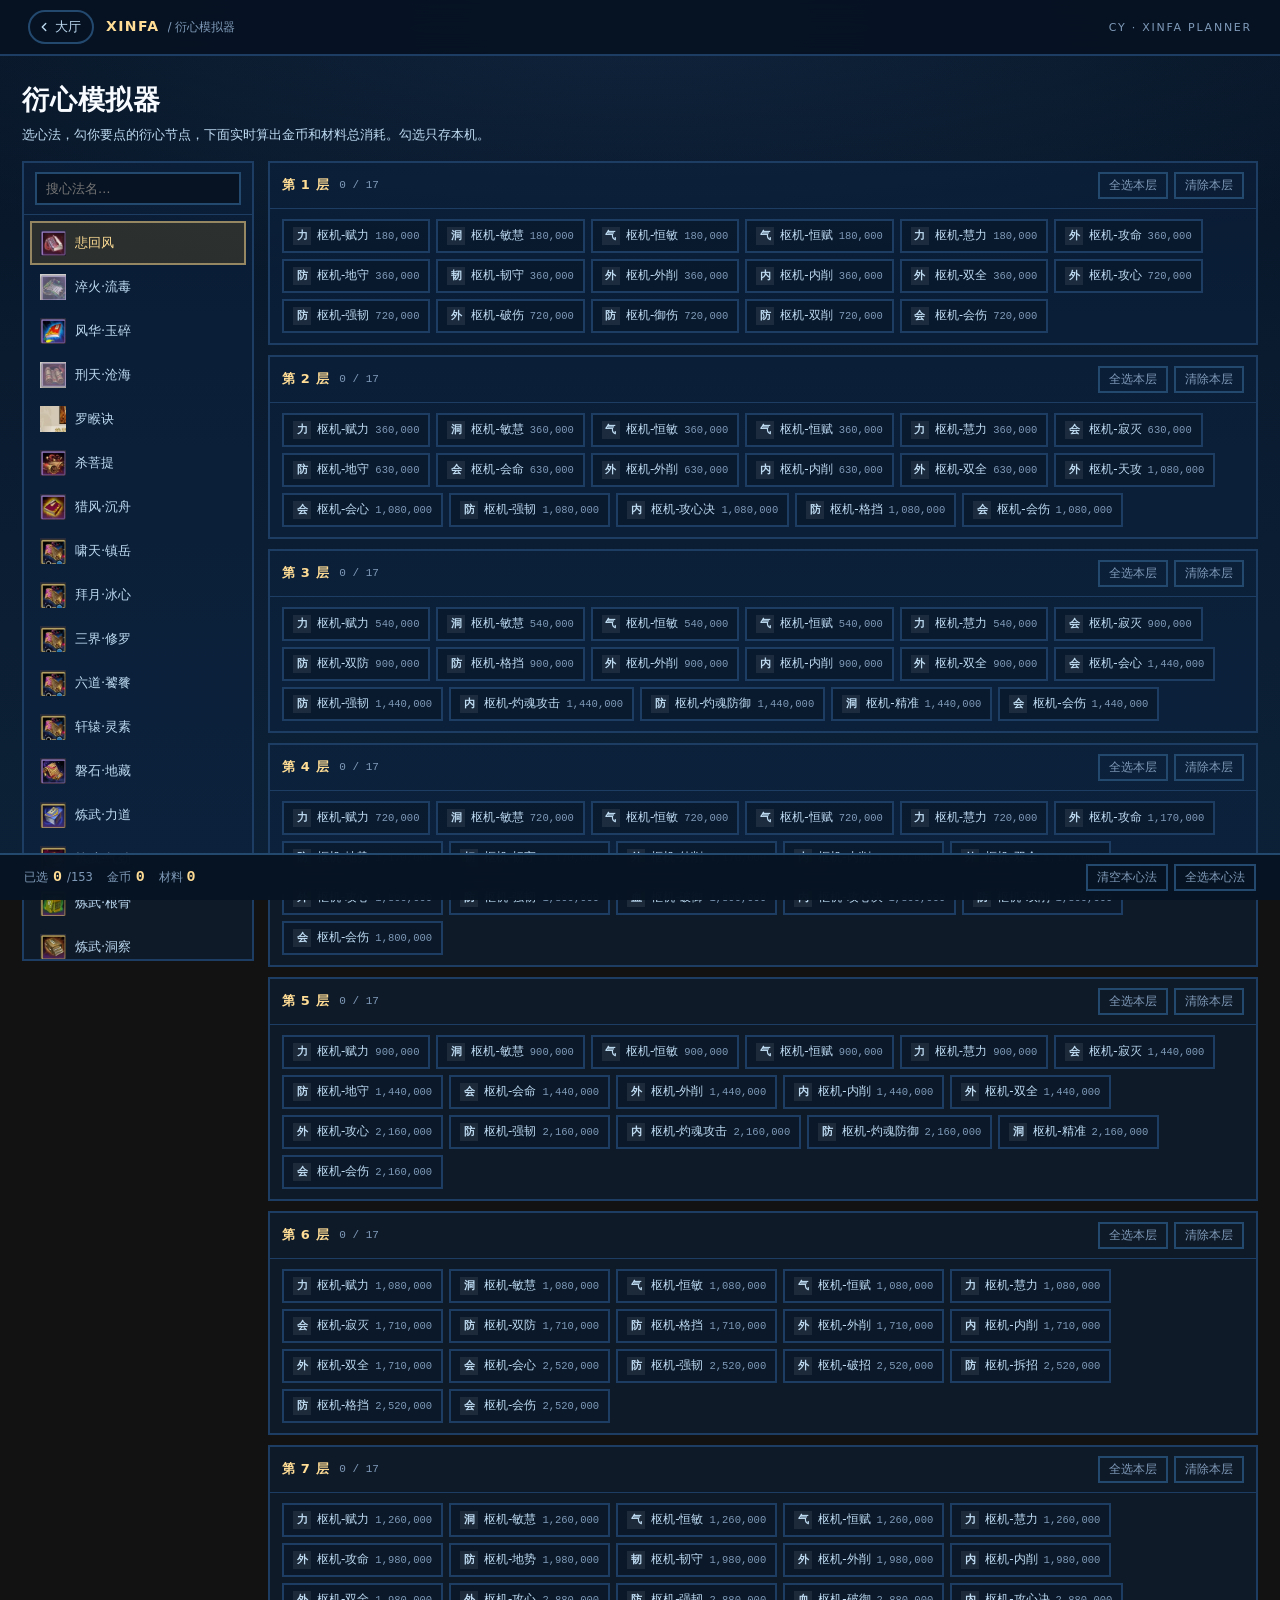
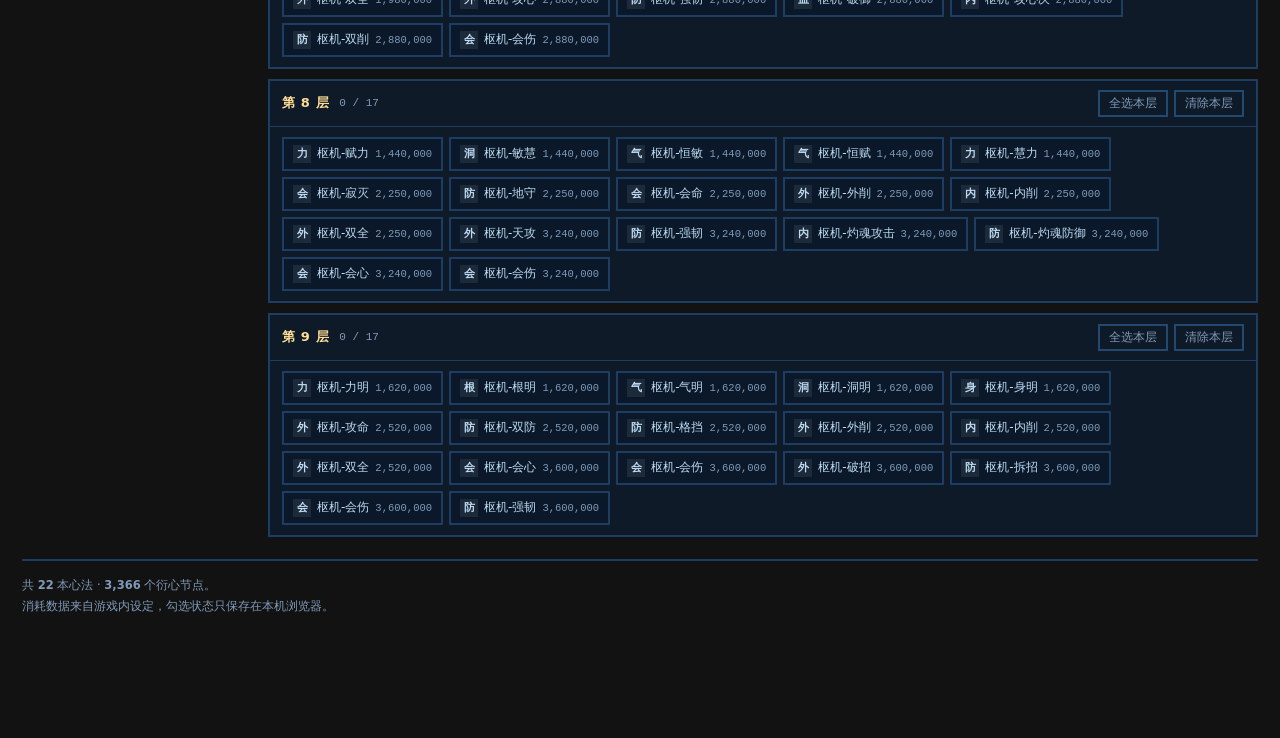
<file: tools/xinfa.html>
<!DOCTYPE html>
<html lang="zh-CN">
<head>
<meta charset="UTF-8" />
<meta name="viewport" content="width=device-width, initial-scale=1, viewport-fit=cover" />
<meta name="theme-color" content="#0a1b30" />
<meta name="color-scheme" content="dark" />
<title>衍心模拟器 · CY</title>
<meta name="description" content="天涯明月刀 OL 心法衍心模拟：勾选衍心节点，实时算出金币与材料总消耗。" />
<meta property="og:title" content="衍心模拟器 · CY" />
<meta property="og:type" content="website" />
<link rel="icon" href="../favicon.ico" sizes="any" />
<style>
:root{
  --ink:#0a1b30;--ink-2:#071322;
  --panel:#0d2340;--panel-2:#102a4a;
  --line:#1d3d63;--line-2:#23496f;
  --gold:#ffdd95;--gold-dim:#c9a961;
  --fog:#f8fbff;--mist:#bddaf1;--dim:#7f9ab8;
  --ok:#9fe6c2;
  --sans:"PingFang SC","Microsoft YaHei",system-ui,-apple-system,"Segoe UI",sans-serif;
  --mono:ui-monospace,SFMono-Regular,"SF Mono",Menlo,Consolas,monospace;
}
*{box-sizing:border-box}
html,body{margin:0;padding:0}
body{
  min-height:100vh;color:var(--fog);font-family:var(--sans);
  background:
    radial-gradient(120% 55% at 50% 0%, rgba(60,120,190,.16) 0%, transparent 60%),
    linear-gradient(180deg,#071322 0%,#0a1b30 40%,#0c2137 100%);
  background-attachment:fixed;-webkit-font-smoothing:antialiased;
}

.topbar{
  position:sticky;top:0;z-index:40;
  display:flex;align-items:center;gap:10px;
  padding:10px clamp(12px,3vw,28px);
  background:rgba(7,19,34,.94);backdrop-filter:blur(14px);
  border-bottom:2px solid var(--line);
}
.topbar a.home{
  display:inline-flex;align-items:center;gap:4px;
  padding:6px 11px 6px 7px;border:2px solid var(--line-2);border-radius:999px;
  color:var(--mist);font-size:13px;text-decoration:none;
  transition:color .14s,border-color .14s,background .14s;flex-shrink:0;
}
.topbar a.home:hover{color:var(--gold);border-color:rgba(255,221,149,.5);background:rgba(255,221,149,.07)}
.topbar a.home:focus-visible{outline:2px solid var(--gold);outline-offset:2px}
.topbar__brand{display:flex;align-items:baseline;gap:8px;margin-left:2px;min-width:0}
.topbar__brand b{font-size:14px;letter-spacing:.1em;color:var(--gold);white-space:nowrap}
.topbar__brand span{font-size:12px;color:var(--dim);white-space:nowrap;overflow:hidden;text-overflow:ellipsis}
.topbar__right{margin-left:auto;font-size:11px;letter-spacing:.16em;color:var(--dim);white-space:nowrap}

.wrap{width:min(1280px,100%);margin:0 auto;padding:clamp(14px,3vw,26px) clamp(10px,2.6vw,22px) 120px}
.head{margin-bottom:14px}
.head h1{margin:0 0 6px;font-size:clamp(20px,3.4vw,27px);letter-spacing:.03em}
.head p{margin:0;font-size:12.5px;line-height:1.8;color:var(--mist)}

.layout{display:grid;grid-template-columns:232px minmax(0,1fr);gap:14px;align-items:start}
@media(max-width:860px){.layout{grid-template-columns:1fr}}

/* 心法列表 */
.books{
  background:rgba(13,35,64,.5);border:2px solid var(--line);
  position:sticky;top:64px;max-height:calc(100vh - 100px);
  display:flex;flex-direction:column;
}
.books__head{padding:9px 11px;border-bottom:1px solid var(--line)}
.books__head input{
  width:100%;padding:7px 9px;font-family:inherit;font-size:12.5px;
  color:var(--fog);background:var(--ink-2);border:2px solid var(--line-2);
}
.books__head input:focus{outline:2px solid var(--gold);outline-offset:1px}
.books__list{overflow:auto;padding:6px}
.book{
  display:flex;align-items:center;gap:9px;
  width:100%;padding:7px 8px;
  background:transparent;border:2px solid transparent;
  color:var(--mist);font-family:inherit;font-size:13px;text-align:left;
  cursor:pointer;transition:background .14s,border-color .14s,color .14s;
}
.book:hover{background:rgba(16,42,74,.7);color:var(--fog)}
.book.is-on{border-color:rgba(255,221,149,.5);background:rgba(107,83,32,.35);color:var(--gold)}
.book:focus-visible{outline:2px solid var(--gold);outline-offset:-2px}
.book img{width:26px;height:26px;object-fit:contain;flex-shrink:0}
.book span{flex:1;min-width:0;overflow:hidden;text-overflow:ellipsis;white-space:nowrap}
.book em{font-style:normal;font-size:10px;color:var(--dim);font-family:var(--mono)}

/* 层 */
.layers{display:flex;flex-direction:column;gap:10px}
.layer{
  background:rgba(13,35,64,.5);border:2px solid var(--line);
}
.layer__head{
  display:flex;align-items:center;gap:10px;padding:9px 12px;
  border-bottom:1px solid var(--line);flex-wrap:wrap;
}
.layer__head h3{margin:0;font-size:13px;color:var(--gold);letter-spacing:.05em;font-weight:600}
.layer__meta{font-size:11px;color:var(--dim);font-family:var(--mono)}
.layer__acts{margin-left:auto;display:flex;gap:6px}
.mini{
  padding:4px 9px;font-family:inherit;font-size:11.5px;
  color:var(--dim);background:transparent;border:2px solid var(--line-2);
  cursor:pointer;transition:color .14s,border-color .14s,background .14s;
}
.mini:hover{color:var(--gold);border-color:rgba(255,221,149,.5);background:rgba(107,83,32,.3)}
.mini:focus-visible{outline:2px solid var(--gold);outline-offset:1px}

.nodes{padding:10px 12px;display:flex;flex-wrap:wrap;gap:6px}
.node{
  display:flex;align-items:center;gap:6px;
  padding:6px 9px;
  background:rgba(9,24,42,.7);border:2px solid var(--line);
  color:var(--mist);font-family:inherit;font-size:12px;
  cursor:pointer;transition:border-color .14s,background .14s,color .14s;
}
.node:hover{border-color:var(--line-2);color:var(--fog)}
.node.is-on{
  border-color:rgba(255,221,149,.7);
  background:linear-gradient(180deg,rgba(107,83,32,.6),rgba(60,45,15,.6));
  color:var(--gold);
}
.node:focus-visible{outline:2px solid var(--gold);outline-offset:1px}
.node__g{
  display:grid;place-items:center;width:18px;height:18px;flex-shrink:0;
  font-size:11px;font-weight:700;
  background:rgba(255,255,255,.08);color:var(--mist);
}
.node.is-on .node__g{background:var(--gold-dim);color:var(--ink)}
.node__n{white-space:nowrap}
.node__c{font-family:var(--mono);font-size:10.5px;color:var(--dim)}
.node.is-on .node__c{color:rgba(255,221,149,.75)}

/* 汇总条 */
.sum{
  position:fixed;left:0;right:0;bottom:0;z-index:35;
  background:rgba(7,19,34,.96);backdrop-filter:blur(14px);
  border-top:2px solid var(--line-2);
  padding:9px clamp(12px,3vw,24px);
  padding-bottom:calc(9px + env(safe-area-inset-bottom));
}
.sum__in{
  width:min(1280px,100%);margin:0 auto;
  display:flex;align-items:center;gap:14px;flex-wrap:wrap;
}
.sum__item{display:flex;align-items:baseline;gap:5px;font-size:11.5px;color:var(--dim)}
.sum__item b{font-family:var(--mono);font-size:15px;color:var(--gold)}
.sum__item.acc b{color:var(--ok)}
.sum__acts{margin-left:auto;display:flex;gap:6px;flex-wrap:wrap}

.empty{padding:34px 0;text-align:center;font-size:13px;color:var(--dim)}
.foot{
  margin-top:22px;padding-top:14px;border-top:2px solid var(--line);
  font-size:11.5px;color:var(--dim);line-height:1.9;
}
.foot a{color:var(--mist);text-decoration:none;border-bottom:1px dashed rgba(189,218,241,.3)}
.foot a:hover{color:var(--gold);border-bottom-color:var(--gold)}

.toast{
  position:fixed;left:50%;bottom:88px;transform:translate(-50%,16px);
  padding:9px 18px;font-size:12.5px;color:var(--gold);
  background:#10294a;border:2px solid var(--gold);
  opacity:0;pointer-events:none;transition:opacity .2s,transform .2s;z-index:90;
}
.toast.is-on{opacity:1;transform:translate(-50%,0)}

@media(max-width:860px){
  .books{position:static;max-height:none}
  .books__list{max-height:220px}
  .topbar__right{display:none}
  .sum__item b{font-size:13px}
}
</style>
</head>
<body>

<header class="topbar">
  <a class="home" href="../index.html" title="返回大厅" aria-label="返回大厅">
    <svg viewBox="0 0 24 24" width="14" height="14" fill="none" stroke="currentColor" stroke-width="2.4" stroke-linecap="round" stroke-linejoin="round" aria-hidden="true"><path d="m15 18-6-6 6-6"/></svg>
    大厅
  </a>
  <div class="topbar__brand">
    <b>XINFA</b>
    <span>/ 衍心模拟器</span>
  </div>
  <div class="topbar__right">CY · XINFA PLANNER</div>
</header>

<div class="wrap">

  <section class="head">
    <h1>衍心模拟器</h1>
    <p>选心法，勾你要点的衍心节点，下面实时算出金币和材料总消耗。勾选只存本机。</p>
  </section>

  <div class="layout">
    <aside class="books">
      <div class="books__head">
        <input id="q" type="search" placeholder="搜心法名…" autocomplete="off" aria-label="搜索心法" />
      </div>
      <div class="books__list" id="books"></div>
    </aside>

    <main class="layers" id="layers">
      <div class="empty">正在读取心法数据（约 220KB）…</div>
    </main>
  </div>

  <footer class="foot">
    共 <b id="cntBooks">—</b> 本心法 · <b id="cntNodes">—</b> 个衍心节点。<br />
    消耗数据来自游戏内设定，勾选状态只保存在本机浏览器。
  </footer>
</div>

<div class="sum">
  <div class="sum__in">
    <span class="sum__item">已选 <b id="sPick">0</b><span id="sTotal">/0</span></span>
    <span class="sum__item">金币 <b id="sMoney">0</b></span>
    <span class="sum__item" id="sMats"></span>
    <span class="sum__acts">
      <button class="mini" id="btnClear" type="button">清空本心法</button>
      <button class="mini" id="btnAll" type="button">全选本心法</button>
    </span>
  </div>
</div>

<div class="toast" id="toast" role="status" aria-live="polite"></div>

<script>
(function () {
  'use strict';
  var LS = 'cy:xinfa:v1';
  var $ = function (s, r) { return (r || document).querySelector(s); };
  var $$ = function (s, r) { return Array.prototype.slice.call((r || document).querySelectorAll(s)); };
  var esc = function (s) {
    return String(s == null ? '' : s).replace(/[&<>"']/g, function (c) {
      return { '&': '&amp;', '<': '&lt;', '>': '&gt;', '"': '&quot;', "'": '&#39;' }[c];
    });
  };
  function fmt(n) { return (n == null || !isFinite(n)) ? '—' : Number(n).toLocaleString('en-US'); }

  var toastEl = $('#toast'), toastTimer = null;
  function toast(msg) {
    toastEl.textContent = msg;
    toastEl.classList.add('is-on');
    clearTimeout(toastTimer);
    toastTimer = setTimeout(function () { toastEl.classList.remove('is-on'); }, 2000);
  }

  var DATA = null;
  var cur = null;          // 当前心法 id
  var pick = {};           // "bookId:layer:idx" -> 1
  var filter = '';

  function load() {
    try {
      var raw = localStorage.getItem(LS);
      if (raw) {
        var o = JSON.parse(raw);
        if (o && typeof o === 'object') pick = o;
      }
    } catch (e) {}
  }
  function save() {
    try { localStorage.setItem(LS, JSON.stringify(pick)); } catch (e) {}
  }

  function kOf(layer, idx) { return cur + ':' + layer + ':' + idx; }

  // ---------- 心法列表 ----------
  function renderBooks() {
    var k = filter.trim().toLowerCase();
    var list = DATA.books.filter(function (b) {
      return !k || b.name.toLowerCase().indexOf(k) >= 0;
    });
    var box = $('#books');
    if (!list.length) {
      box.innerHTML = '<div class="empty" style="padding:18px 0;font-size:12px">没有匹配的心法</div>';
      return;
    }
    box.innerHTML = list.map(function (b) {
      var n = countBook(b);
      return '<button class="book' + (b.id === cur ? ' is-on' : '') + '" type="button" data-id="' + esc(b.id) + '">' +
        '<img src="./img/xinfa/' + esc(b.icon) + '" alt="" width="26" height="26" loading="lazy" />' +
        '<span>' + esc(b.name) + '</span>' +
        (n ? '<em>' + n + '</em>' : '') +
      '</button>';
    }).join('');
    $$('#books .book').forEach(function (el) {
      el.addEventListener('click', function () {
        cur = el.getAttribute('data-id');
        renderBooks();
        renderLayers();
      });
    });
  }

  function countBook(b) {
    var n = 0;
    for (var k in pick) {
      if (k.indexOf(b.id + ':') === 0) n++;
    }
    return n;
  }

  // ---------- 层与节点 ----------
  function renderLayers() {
    var b = DATA.books.filter(function (x) { return x.id === cur; })[0];
    if (!b) { $('#layers').innerHTML = '<div class="empty">选一本心法</div>'; return; }

    $('#layers').innerHTML = b.L.map(function (nodes, li) {
      var layer = li + 1;
      var picked = nodes.filter(function (_, ni) { return pick[kOf(layer, ni)]; }).length;
      var body = nodes.map(function (n, ni) {
        var on = !!pick[kOf(layer, ni)];
        var cost = fmt(n[3]);
        return '<button class="node' + (on ? ' is-on' : '') + '" type="button" ' +
          'data-l="' + layer + '" data-i="' + ni + '" ' +
          'title="' + esc(n[2] + ' · ' + n[0]) + '">' +
          '<span class="node__g">' + esc(n[1]) + '</span>' +
          '<span class="node__n">' + esc(n[0]) + '</span>' +
          '<span class="node__c">' + cost + '</span>' +
        '</button>';
      }).join('');

      return '<section class="layer">' +
        '<div class="layer__head">' +
          '<h3>第 ' + layer + ' 层</h3>' +
          '<span class="layer__meta">' + picked + ' / ' + nodes.length + '</span>' +
          '<span class="layer__acts">' +
            '<button class="mini" type="button" data-layer="' + layer + '" data-act="pick">全选本层</button>' +
            '<button class="mini" type="button" data-layer="' + layer + '" data-act="clear">清除本层</button>' +
          '</span>' +
        '</div>' +
        '<div class="nodes">' + body + '</div>' +
      '</section>';
    }).join('');

    // 节点点击
    $$('#layers .node').forEach(function (el) {
      el.addEventListener('click', function () {
        var l = Number(el.getAttribute('data-l')), i = Number(el.getAttribute('data-i'));
        var k = kOf(l, i);
        if (pick[k]) delete pick[k]; else pick[k] = 1;
        save();
        el.classList.toggle('is-on');
        // 更新本层计数
        var sec = el.closest('.layer');
        var cont = sec.querySelectorAll('.node');
        var on = sec.querySelectorAll('.node.is-on').length;
        sec.querySelector('.layer__meta').textContent = on + ' / ' + cont.length;
        renderSum();
        renderBookCount();
      });
    });

    // 层操作
    $$('#layers .mini').forEach(function (b2) {
      b2.addEventListener('click', function () {
        var layer = Number(b2.getAttribute('data-layer'));
        var act = b2.getAttribute('data-act');
        b.L[layer - 1].forEach(function (_, ni) {
          var k = kOf(layer, ni);
          if (act === 'pick') pick[k] = 1; else delete pick[k];
        });
        save();
        renderLayers();
        renderSum();
        renderBookCount();
      });
    });

    renderSum();
  }

  function renderBookCount() {
    $$('#books .book').forEach(function (el) {
      var id = el.getAttribute('data-id');
      var b = DATA.books.filter(function (x) { return x.id === id; })[0];
      var n = b ? countBook(b) : 0;
      var em = el.querySelector('em');
      if (n) {
        if (!em) { em = document.createElement('em'); el.appendChild(em); }
        em.textContent = n;
      } else if (em) {
        em.remove();
      }
    });
  }

  // ---------- 汇总 ----------
  function renderSum() {
    var b = DATA.books.filter(function (x) { return x.id === cur; })[0];
    var total = 0, money = 0, mats = {};
    var all = 0;
    if (b) {
      b.L.forEach(function (nodes, li) {
        all += nodes.length;
        nodes.forEach(function (n, ni) {
          if (!pick[kOf(li + 1, ni)]) return;
          total++;
          money += n[3] || 0;
          (n[4] || []).forEach(function (m) {
            mats[m[0]] = (mats[m[0]] || 0) + m[1];
          });
        });
      });
    }
    $('#sPick').textContent = fmt(total);
    $('#sTotal').textContent = '/' + fmt(all);
    $('#sMoney').textContent = fmt(money);

    var keys = Object.keys(mats);
    $('#sMats').innerHTML = keys.length
      ? keys.map(function (k) { return k + ' <b>' + fmt(mats[k]) + '</b>'; }).join('')
      : '<span style="color:var(--dim)">材料 <b>0</b></span>';
  }

  // ---------- 事件 ----------
  $('#q').addEventListener('input', function () {
    filter = $('#q').value;
    renderBooks();
  });

  $('#btnClear').addEventListener('click', function () {
    if (!cur) return;
    Object.keys(pick).forEach(function (k) {
      if (k.indexOf(cur + ':') === 0) delete pick[k];
    });
    save(); renderLayers(); renderBookCount();
    toast('已清空本心法');
  });

  $('#btnAll').addEventListener('click', function () {
    if (!cur) return;
    var b = DATA.books.filter(function (x) { return x.id === cur; })[0];
    if (!b) return;
    b.L.forEach(function (nodes, li) {
      nodes.forEach(function (_, ni) { pick[kOf(li + 1, ni)] = 1; });
    });
    save(); renderLayers(); renderBookCount();
    toast('已全选');
  });

  // ---------- 启动 ----------
  function boot() {
    load();
    fetch('./data/xinfa.json', { cache: 'no-cache' })
      .then(function (r) { if (!r.ok) throw new Error('HTTP ' + r.status); return r.json(); })
      .then(function (d) {
        DATA = d;
        var n = 0;
        d.books.forEach(function (b) { b.L.forEach(function (nodes) { n += nodes.length; }); });
        $('#cntBooks').textContent = d.books.length;
        $('#cntNodes').textContent = fmt(n);
        cur = d.books[0] ? d.books[0].id : null;
        renderBooks();
        renderLayers();
      })
      .catch(function (e) {
        $('#layers').innerHTML = '<div class="empty">数据加载失败：' + esc(e.message) + '</div>';
      });
  }

  boot();
})();
</script>
</body>
</html>
</file>
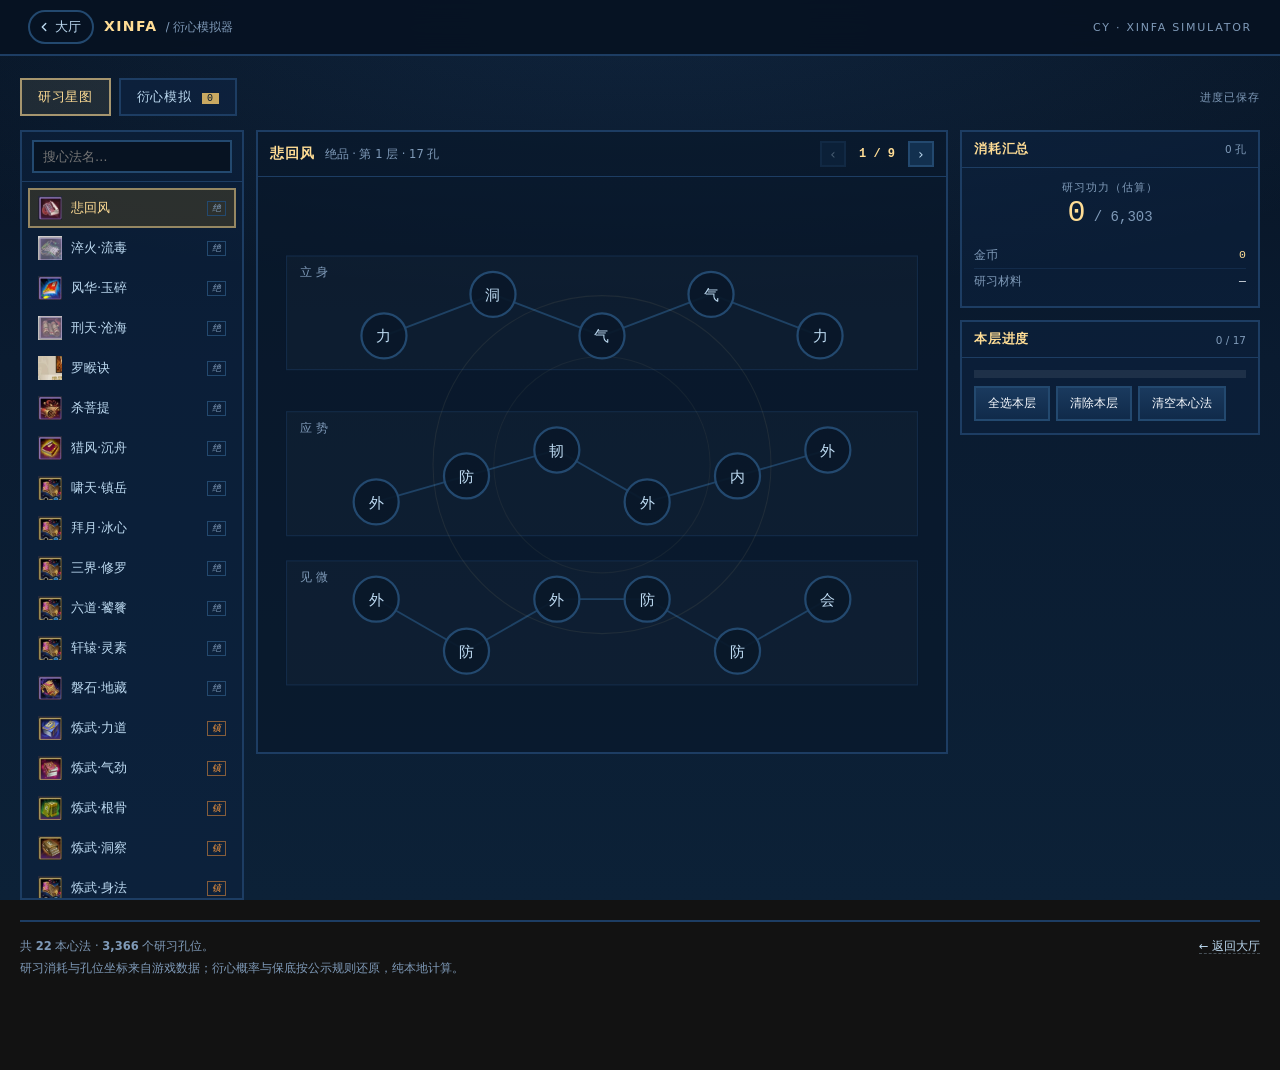
<file: tools/xinfa2.html>
<!DOCTYPE html>
<html lang="zh-CN">
<head>
<meta charset="UTF-8" />
<meta name="viewport" content="width=device-width, initial-scale=1, viewport-fit=cover" />
<meta name="theme-color" content="#0a1b30" />
<meta name="color-scheme" content="dark" />
<title>衍心模拟器 · CY</title>
<meta name="description" content="天涯明月刀 OL 心法衍心模拟：星图点选研习孔位算消耗，亦可模拟衍心抽卡（凝心/承武、保底阈值、里程碑）。" />
<meta property="og:title" content="衍心模拟器 · CY" />
<meta property="og:type" content="website" />
<link rel="icon" href="../favicon.ico" sizes="any" />
<style>
:root{
  --ink:#0a1b30;--ink-2:#071322;
  --panel:#0d2340;--panel-2:#102a4a;
  --line:#1d3d63;--line-2:#23496f;
  --gold:#ffdd95;--gold-dim:#c9a961;
  --fog:#f8fbff;--mist:#bddaf1;--dim:#7f9ab8;
  --ok:#9fe6c2;--orange:#ff9a3c;
  --t0:#98a4b4;--t1:#2e92f8;--t2:#d057c3;--t3:#ffea00;--t4:#ff9900;
  --sans:"PingFang SC","Microsoft YaHei",system-ui,-apple-system,"Segoe UI",sans-serif;
  --mono:ui-monospace,SFMono-Regular,"SF Mono",Menlo,Consolas,monospace;
}
*{box-sizing:border-box}
html,body{margin:0;padding:0}
body{
  min-height:100vh;color:var(--fog);font-family:var(--sans);
  background:
    radial-gradient(120% 55% at 50% 0%, rgba(60,120,190,.16) 0%, transparent 60%),
    linear-gradient(180deg,#071322 0%,#0a1b30 40%,#0c2137 100%);
  background-attachment:fixed;-webkit-font-smoothing:antialiased;
}
.topbar{
  position:sticky;top:0;z-index:40;display:flex;align-items:center;gap:10px;
  padding:10px clamp(12px,3vw,28px);
  background:rgba(7,19,34,.94);backdrop-filter:blur(14px);
  border-bottom:2px solid var(--line);
}
.topbar a.home{
  display:inline-flex;align-items:center;gap:4px;
  padding:6px 11px 6px 7px;border:2px solid var(--line-2);border-radius:999px;
  color:var(--mist);font-size:13px;text-decoration:none;flex-shrink:0;
}
.topbar a.home:hover{color:var(--gold);border-color:rgba(255,221,149,.5);background:rgba(255,221,149,.07)}
.topbar__brand{display:flex;align-items:baseline;gap:8px;min-width:0}
.topbar__brand b{font-size:14px;letter-spacing:.1em;color:var(--gold);white-space:nowrap}
.topbar__brand span{font-size:12px;color:var(--dim);white-space:nowrap;overflow:hidden;text-overflow:ellipsis}
.topbar__right{margin-left:auto;font-size:11px;letter-spacing:.16em;color:var(--dim);white-space:nowrap}

.shell{width:min(1320px,100%);margin:0 auto;padding:clamp(14px,2.6vw,22px) clamp(10px,2.4vw,20px) 90px}

.tabs{display:flex;gap:8px;margin-bottom:14px;flex-wrap:wrap;align-items:center}
.tab{
  padding:8px 16px;font-family:inherit;font-size:13px;letter-spacing:.05em;cursor:pointer;
  color:var(--mist);background:rgba(13,35,64,.7);border:2px solid var(--line);
}
.tab:hover{border-color:var(--line-2);color:var(--fog)}
.tab.is-on{color:var(--gold);border-color:rgba(255,221,149,.6);background:rgba(255,221,149,.09)}
.tab .badge{
  display:inline-block;margin-left:6px;padding:0 5px;font-size:10px;
  background:var(--gold-dim);color:var(--ink);font-family:var(--mono);
}
.tabs__right{margin-left:auto;font-size:11px;color:var(--dim);letter-spacing:.1em}
.pane{display:none}
.pane.is-on{display:block}

.panel{background:rgba(13,35,64,.5);border:2px solid var(--line);margin-bottom:14px}
.panel__head{display:flex;align-items:center;gap:10px;padding:10px 14px;border-bottom:1px solid var(--line);flex-wrap:wrap}
.panel__head h2{margin:0;font-size:13px;letter-spacing:.06em;color:var(--gold);font-weight:600}
.panel__head i{flex:1;height:1px;background:linear-gradient(90deg,var(--line-2),transparent)}
.panel__body{padding:14px}

/* ========== 星图 ========== */
.star-layout{display:grid;grid-template-columns:224px minmax(0,1fr) 300px;gap:12px;align-items:start}
@media(max-width:1080px){.star-layout{grid-template-columns:1fr}}
@media(min-width:1081px) and (max-width:1240px){.star-layout{grid-template-columns:200px minmax(0,1fr) 260px}}

.booklist{background:rgba(13,35,64,.5);border:2px solid var(--line);max-height:calc(100vh - 130px);display:flex;flex-direction:column;position:sticky;top:64px}
.booklist--short{max-height:600px}
.booklist__head{padding:8px 10px;border-bottom:1px solid var(--line)}
.booklist__head input{
  width:100%;padding:7px 9px;font-family:inherit;font-size:12.5px;
  color:var(--fog);background:var(--ink-2);border:2px solid var(--line-2);
}
.booklist__head input:focus{outline:2px solid var(--gold);outline-offset:1px}
.booklist__body{overflow:auto;padding:6px}
.bk{
  display:flex;align-items:center;gap:9px;width:100%;padding:6px 8px;
  background:transparent;border:2px solid transparent;color:var(--mist);
  font-family:inherit;font-size:13px;text-align:left;cursor:pointer;
}
.bk:hover{background:rgba(16,42,74,.7);color:var(--fog)}
.bk.is-on{border-color:rgba(255,221,149,.5);background:rgba(107,83,32,.35);color:var(--gold)}
.bk img{width:24px;height:24px;object-fit:contain;flex-shrink:0}
.bk span{flex:1;min-width:0;overflow:hidden;text-overflow:ellipsis;white-space:nowrap}
.bk em{font-style:normal;font-size:10px;font-family:var(--mono);color:var(--dim)}
.bk__q{font-size:9px;padding:0 4px;border:1px solid var(--line-2);color:var(--dim);flex-shrink:0}
.bk__q.p{color:var(--orange);border-color:rgba(255,154,60,.5)}

.stage{background:rgba(9,24,42,.6);border:2px solid var(--line);position:relative;overflow:hidden}
.stage__head{display:flex;align-items:center;gap:10px;padding:9px 12px;border-bottom:1px solid var(--line);flex-wrap:wrap}
.stage__head h2{margin:0;font-size:14px;color:var(--gold);letter-spacing:.06em}
.stage__sub{font-size:11.5px;color:var(--dim)}
.stage__right{margin-left:auto;display:flex;gap:6px;align-items:center}
.stage__nav{display:flex;gap:5px;align-items:center}
.stage__nav button{
  width:26px;height:26px;display:grid;place-items:center;cursor:pointer;font-family:inherit;
  background:#12304f;border:2px solid var(--line-2);color:var(--mist);
}
.stage__nav button:hover{color:var(--gold);border-color:rgba(255,221,149,.5)}
.stage__nav button:disabled{opacity:.35;cursor:not-allowed}
.stage__nav b{font-family:var(--mono);font-size:12px;color:var(--gold);min-width:52px;text-align:center}

.mapwrap{position:relative;padding:6px}
#map{display:block;width:100%;height:auto;overflow:visible}
.node{cursor:pointer}
.node circle.hit{fill:transparent}
.node .ring{transition:stroke .16s,filter .16s}
.node:hover .ring{stroke:#ffdd95}
.node .glow{opacity:0}
.node.is-on .glow{opacity:1}
.node text{pointer-events:none;font-family:var(--mono)}
.rowband{font-size:11px;fill:var(--dim);font-family:var(--sans);letter-spacing:.3em}

.tip{
  position:absolute;z-index:8;pointer-events:none;opacity:0;transition:opacity .12s;
  padding:8px 11px;font-size:11.5px;line-height:1.7;
  background:rgba(7,19,34,.97);border:1px solid var(--line-2);color:var(--mist);
  max-width:230px;box-shadow:0 6px 20px rgba(0,0,0,.5);
}
.tip b{color:var(--gold);display:block;margin-bottom:3px;font-size:12.5px}
.tip .tt{color:var(--dim);font-family:var(--mono)}

/* 右侧结果 */
.side{display:flex;flex-direction:column;gap:12px}
.sidecard{background:rgba(13,35,64,.5);border:2px solid var(--line)}
.sidecard__head{padding:9px 12px;border-bottom:1px solid var(--line);display:flex;align-items:center;gap:8px}
.sidecard__head h3{margin:0;font-size:12.5px;color:var(--gold);letter-spacing:.06em;font-weight:600}
.sidecard__head span{margin-left:auto;font-size:10.5px;color:var(--dim)}
.sidecard__body{padding:12px}
.power{text-align:center;margin-bottom:12px}
.power__label{font-size:11px;color:var(--dim);letter-spacing:.1em}
.power__val{font-size:30px;font-family:var(--mono);color:var(--gold);line-height:1.2}
.power__val small{font-size:14px;color:var(--dim)}
.power__delta{font-size:11.5px;color:var(--ok);font-family:var(--mono)}
.kv{display:flex;justify-content:space-between;gap:8px;padding:5px 0;font-size:11.5px;border-bottom:1px solid rgba(29,61,99,.45)}
.kv:last-child{border-bottom:none}
.kv span{color:var(--dim)}
.kv b{font-family:var(--mono);color:var(--fog);font-weight:400}
.kv b.hl{color:var(--gold)}

/* 抽卡 */
.draw-stage{padding:22px 14px;text-align:center;position:relative;min-height:200px;display:flex;flex-direction:column;justify-content:center}
.draw-stage__title{font-size:12px;letter-spacing:.2em;color:var(--dim);margin-bottom:18px}
.slots-show{display:flex;gap:28px;justify-content:center;flex-wrap:wrap}
.slotbox2{width:150px;text-align:center;cursor:pointer;position:relative}
.slotbox2:focus-visible{outline:2px solid var(--gold);outline-offset:4px}
.slotbox2__orb{
  width:92px;height:92px;margin:0 auto 8px;border-radius:50%;
  display:grid;place-items:center;font-size:31px;font-weight:700;
  border:2px dashed var(--line-2);color:var(--dim);
  background:radial-gradient(circle at 50% 35%, rgba(255,255,255,.07), transparent 70%);
  transition:border-color .2s,box-shadow .2s,color .2s;
}
.slotbox2.has .slotbox2__orb{
  border-style:solid;color:var(--ink);font-weight:700;
  box-shadow:0 0 0 3px rgba(255,255,255,.08),inset 0 -8px 18px rgba(0,0,0,.25);
}
.slotbox2__name{font-size:12.5px;color:var(--mist)}
.slotbox2__hint{font-size:10.5px;color:var(--dim);margin-top:2px}
.slotbox2__plus{
  position:absolute;right:-6px;bottom:34px;width:22px;height:22px;border-radius:50%;
  background:var(--gold-dim);color:var(--ink);display:grid;place-items:center;font-size:15px;font-weight:700;
}
.connector{display:flex;align-items:center;justify-content:center;color:var(--line-2);font-size:20px}

.draw-btns{display:flex;gap:10px;justify-content:center;flex-wrap:wrap;margin-top:20px}
.dbtn{
  min-width:140px;padding:11px 22px;font-family:inherit;font-size:13.5px;cursor:pointer;
  color:var(--fog);background:linear-gradient(180deg,#1a3a5e,#102a4a);border:2px solid var(--line-2);
}
.dbtn:hover:not(:disabled){border-color:rgba(255,221,149,.55);background:linear-gradient(180deg,#20456e,#123050)}
.dbtn:disabled{opacity:.45;cursor:not-allowed}
.dbtn--gold{background:linear-gradient(180deg,#6b5320,#4a3714);border-color:rgba(255,221,149,.6);color:#fff3cf}
.dbtn--gold:hover:not(:disabled){background:linear-gradient(180deg,#7d6126,#553f17);border-color:var(--gold)}
.draw-note{margin-top:12px;font-size:11.5px;color:var(--dim);line-height:1.8}

/* ===== 衍心（无象衍心）三栏布局 ===== */
.wxfx-layout{display:grid;grid-template-columns:280px minmax(0,1fr) 320px;gap:12px;align-items:start}
@media(max-width:1180px){.wxfx-layout{grid-template-columns:1fr}}
.wxfx-side{display:flex;flex-direction:column;gap:12px}
.wxfx-right{position:sticky;top:64px}
.wxfx-center{min-height:520px;display:flex;flex-direction:column}
.wxfx-stage{
  flex:1;display:flex;flex-direction:column;justify-content:center;align-items:center;
  background:
    radial-gradient(70% 55% at 50% 42%, rgba(120,170,230,.13) 0%, transparent 70%),
    radial-gradient(45% 40% at 50% 38%, rgba(190,215,255,.08) 0%, transparent 70%);
}
.wx-hero{text-align:center;margin-bottom:4px}
.wx-hero h3{margin:0;font-size:26px;letter-spacing:.42em;font-weight:400;color:#f0e6cf;
  text-shadow:0 0 22px rgba(255,221,149,.28);padding-left:.42em}
.wx-hero p{margin:7px 0 0;font-size:11.5px;letter-spacing:.22em;color:var(--dim)}
.wx-orbit{display:flex;gap:clamp(40px,8vw,110px);justify-content:center;align-items:flex-start;margin:26px 0 6px;position:relative}
.wx-orbit::before{
  content:'';position:absolute;left:50%;top:46px;transform:translate(-50%,-50%);
  width:clamp(300px,34vw,460px);height:clamp(300px,34vw,460px);
  border-radius:50%;border:1px solid rgba(160,200,240,.13);pointer-events:none;
}
.wx-node{position:relative;width:132px;text-align:center;cursor:pointer}
.wx-node:focus-visible{outline:2px solid var(--gold);outline-offset:4px}
.wx-node__ring{
  width:104px;height:104px;margin:0 auto 10px;border-radius:50%;overflow:hidden;
  display:grid;place-items:center;
  background:radial-gradient(circle at 50% 30%, rgba(120,160,220,.35), rgba(10,24,44,.9) 78%);
  border:2px solid rgba(150,190,240,.45);
  box-shadow:0 0 22px rgba(90,140,210,.28), inset 0 0 24px rgba(90,140,210,.2);
  transition:border-color .16s, box-shadow .16s;
}
.wx-node:hover .wx-node__ring{border-color:rgba(255,221,149,.75);box-shadow:0 0 28px rgba(255,221,149,.3)}
.wx-node__ring img{width:78%;height:78%;object-fit:contain;display:block;filter:drop-shadow(0 2px 8px rgba(0,0,0,.5))}
.wx-node__ring:empty::after{content:'？';font-size:30px;color:var(--dim)}
.wx-node__label{font-size:12.5px;color:var(--gold);letter-spacing:.04em;line-height:1.5}
.wx-node__plus{
  position:absolute;right:8px;top:80px;width:24px;height:24px;border-radius:50%;
  background:rgba(10,24,44,.95);border:1.5px solid rgba(150,190,240,.6);color:var(--mist);
  display:grid;place-items:center;font-size:14px;line-height:1;
}

/* 里程碑条目 */
.mstep{padding:8px 0;border-bottom:1px solid rgba(29,61,99,.5)}
.mstep:last-of-type{border-bottom:none}
.mstep__l{display:flex;align-items:baseline;gap:7px;margin-bottom:5px}
.mstep__l span{font-size:10.5px;color:var(--dim);font-family:var(--mono);flex-shrink:0}
.mstep__l em{font-style:normal;font-size:11.5px;color:var(--mist);line-height:1.5}
.mstep.is-ok .mstep__l em{color:var(--fog)}
.mstep .dbtn{width:100%;min-width:0;padding:5px 0;font-size:11px}

/* 心法库 */
.lib{display:grid;grid-template-columns:repeat(auto-fill,minmax(150px,1fr));gap:10px}
.libcard{
  position:relative;padding:9px;background:rgba(9,24,42,.7);border:2px solid var(--line);
  cursor:pointer;transition:border-color .14s;display:flex;flex-direction:column;
}
.libcard:hover{border-color:rgba(255,221,149,.5)}
.libcard.is-on{border-color:var(--gold);background:rgba(107,83,32,.3)}
.libcard__top{display:flex;gap:9px;align-items:flex-start;margin-bottom:7px}
.libcard__top img{width:44px;height:44px;object-fit:contain;flex-shrink:0}
.libcard__t{min-width:0}
.libcard__t b{display:block;font-size:12.5px;color:var(--gold);line-height:1.35}
.libcard__t span{font-size:10.5px;color:var(--dim)}
.libcard__dots{display:flex;gap:3px;margin:4px 0}
.libcard__dots i{width:7px;height:7px;border-radius:50%;background:rgba(150,190,240,.25);display:block}
.libcard__dots i.on{background:#5aa9ff;box-shadow:0 0 6px rgba(90,169,255,.8)}
.libcard__powers{font-size:10.5px;color:var(--mist);line-height:1.65;margin-top:auto}
.libcard__powers em{font-style:normal;color:var(--dim)}
.libcard__acts{display:flex;gap:4px;margin-top:8px}
.libcard__acts button{
  flex:1;padding:4px 0;font-family:inherit;font-size:10.5px;cursor:pointer;
  background:#12304f;border:1px solid var(--line-2);color:var(--mist);
}
.libcard__acts button:hover{color:var(--gold);border-color:rgba(255,221,149,.5)}
.libcard__new{position:absolute;right:6px;top:6px;width:6px;height:6px;border-radius:50%;background:var(--orange)}

/* 右侧产物详情 */
.pv-power{display:flex;align-items:baseline;gap:8px;justify-content:center;margin-bottom:4px}
.pv-power b{font-size:26px;font-family:var(--mono);color:var(--gold);line-height:1.2}
.pv-power span{font-size:15px;color:var(--dim);font-family:var(--mono)}
.pv-power .to{color:var(--dim);font-size:14px}
.pv-power .now{color:var(--ok)}
.pv-sub{text-align:center;font-size:10.5px;color:var(--dim);margin-bottom:10px}
.pv-break{border:1px solid var(--line);padding:2px 0;margin-bottom:10px}
.pv-break div{display:flex;justify-content:space-between;padding:4px 9px;font-size:11.5px;border-bottom:1px solid rgba(29,61,99,.4)}
.pv-break div:last-child{border-bottom:none}
.pv-break span{color:var(--dim)}
.pv-break b{font-family:var(--mono);color:var(--mist);font-weight:400}
.pv-break b.zero{color:var(--dim)}
.pv-attrs{font-size:11.5px}
.pv-attrs .r{display:flex;justify-content:space-between;padding:3px 0;border-bottom:1px solid rgba(29,61,99,.32)}
.pv-attrs .r span{color:var(--mist)}
.pv-attrs .r b{font-family:var(--mono);color:var(--dim);font-weight:400}
.pv-attrs .r b.on{color:var(--fog)}
.pv-ning{margin-top:10px;padding-top:9px;border-top:1px solid var(--line)}
.pv-ning h5{margin:0 0 6px;font-size:11.5px;color:var(--gold);font-weight:600;display:flex;align-items:center;gap:5px}
.pv-ning h5 em{font-style:normal;font-size:10px;color:var(--dim)}
.pv-choice{
  display:flex;align-items:center;gap:7px;width:100%;padding:7px 9px;margin-bottom:5px;
  background:rgba(9,24,42,.8);border:1px solid var(--line);color:var(--mist);
  font-family:inherit;font-size:11.5px;text-align:left;cursor:pointer;
}
.pv-choice:hover{border-color:rgba(255,221,149,.5)}
.pv-choice.is-on{border-color:rgba(255,221,149,.75);background:rgba(107,83,32,.3);color:var(--gold)}
.pv-choice b{font-family:var(--mono);font-weight:400;margin-left:auto;color:var(--fog)}
.pv-choice.is-on b{color:var(--gold)}

/* 凝心/承武弹窗（原站米色卡片风格） */
.wxdlg{background:linear-gradient(180deg,#e8eef5,#dde6ef);color:#2b3a4d;border:1px solid #9fb3c8}
.wxdlg .dlg__head{border-bottom:1px solid #b9c8d8}
.wxdlg .dlg__head h3{color:#1f3b5c;letter-spacing:.2em}
.wxdlg .dlg__x{border-color:#9fb3c8;color:#4a5f78}
.wxdlg .dlg__x:hover{color:#1f3b5c;border-color:#1f3b5c}
.wxdlg .cand{background:#fff;border:1px solid #b9c8d8;color:#2b3a4d}
.wxdlg .cand:hover{border-color:#3f7fbf;color:#1f3b5c}
.wxdlg .cand.is-on{border-color:#3f7fbf;background:#e7f1fb}
.wxdlg .cand b{color:#1f3b5c}
.wxdlg .cand span{color:#6c8299}
.ning-grid{display:grid;grid-template-columns:repeat(auto-fill,minmax(140px,1fr));gap:8px}
.ning-opt{
  display:flex;align-items:center;gap:7px;padding:10px 12px;cursor:pointer;font-family:inherit;
  background:#fff;border:1px solid #b9c8d8;color:#2b3a4d;font-size:12.5px;text-align:left;
}
.ning-opt:hover{border-color:#3f7fbf}
.ning-opt.is-on{border-color:#3f7fbf;background:#e7f1fb;box-shadow:inset 0 0 0 1px #3f7fbf}
.ning-opt i{width:7px;height:7px;border:1px solid #8fa6bd;border-radius:50%;flex-shrink:0}
.ning-opt.is-on i{background:#3f7fbf;border-color:#3f7fbf}
.ning-opt b{margin-left:auto;font-family:var(--mono);color:#4a6b8f;font-weight:400;font-size:11.5px}
.wxdlg-note{text-align:center;font-size:11px;color:#b23a3a;margin-top:12px}
.wxdlg-acts{display:flex;justify-content:flex-end;gap:8px;margin-top:14px}
.wxdlg-acts .ok{
  padding:8px 26px;font-family:inherit;font-size:12.5px;cursor:pointer;
  background:linear-gradient(180deg,#f3e2bb,#e2cb9b);border:1px solid #b99f6b;color:#4a3a12;
}
.wxdlg-acts .ok:disabled{opacity:.5;cursor:not-allowed}
.cheng-grid{display:grid;grid-template-columns:repeat(auto-fill,minmax(132px,1fr));gap:9px}
.cheng-opt{
  padding:9px 6px;cursor:pointer;font-family:inherit;text-align:center;
  background:#fff;border:1px solid #b9c8d8;color:#2b3a4d;
}
.cheng-opt:hover{border-color:#3f7fbf}
.cheng-opt.is-on{border-color:#3f7fbf;background:#e7f1fb;box-shadow:inset 0 0 0 1px #3f7fbf}
.cheng-opt.dis{opacity:.42;cursor:not-allowed}
.cheng-opt img{width:42px;height:42px;object-fit:contain;display:block;margin:0 auto 5px}
.cheng-opt b{display:block;font-size:11.5px;color:#1f3b5c;line-height:1.4}
.cheng-opt span{display:block;font-size:10.5px;color:#6c8299;font-family:var(--mono)}

/* 卡槽选择弹窗 */
.slot-pick{display:grid;grid-template-columns:repeat(auto-fill,minmax(112px,1fr));gap:8px}
.slot-pick button{
  padding:9px 6px;cursor:pointer;font-family:inherit;background:#fff;border:1px solid #b9c8d8;color:#2b3a4d;
}
.slot-pick button:hover{border-color:#3f7fbf}
.slot-pick button.is-on{border-color:#3f7fbf;background:#e7f1fb}
.slot-pick img{width:40px;height:40px;object-fit:contain;display:block;margin:0 auto 4px}
.slot-pick b{display:block;font-size:11.5px;color:#1f3b5c}
.slot-pick span{display:block;font-size:10px;color:#6c8299}

.product{margin-top:14px;padding:12px;text-align:left;background:rgba(9,24,42,.72);border:2px solid var(--line)}
.product__head{display:flex;align-items:center;gap:9px;margin-bottom:8px;flex-wrap:wrap}
.product__head img{width:34px;height:34px;object-fit:contain}
.product__head b{font-size:13.5px;color:var(--gold)}
.product__head span{font-size:11px;color:var(--dim)}
.ptable{width:100%;border-collapse:collapse;font-size:11.5px}
.ptable td{padding:4px 8px;border-top:1px solid rgba(29,61,99,.5)}
.ptable td:first-child{color:var(--mist)}
.ptable .rng{font-family:var(--mono);color:var(--fog);text-align:right}
.ptable tr.head td{border-top:none;color:var(--dim);font-size:10.5px}
.psum{display:flex;gap:14px;flex-wrap:wrap;margin-top:8px;font-size:11.5px}
.psum .lbl{color:var(--dim)}
.psum b{font-family:var(--mono);color:var(--gold);font-weight:400}
.pickline{font-size:12px;color:var(--mist);margin-top:6px}
.pickline b{color:var(--gold)}

.drawlog{max-height:260px;overflow:auto}
.dlrow{display:flex;align-items:center;gap:8px;padding:6px 0;border-bottom:1px solid rgba(29,61,99,.5);font-size:11.5px}
.dlrow:last-child{border-bottom:none}
.dlrow__no{font-family:var(--mono);color:var(--dim);width:38px;flex-shrink:0}
.dlrow__tags{display:flex;gap:4px;flex-wrap:wrap;flex:1;min-width:0}
.pill{
  display:inline-block;padding:1px 6px;font-size:10.5px;border:1px solid var(--line-2);color:var(--mist);
}
.pill--t3{border-color:rgba(255,234,0,.55);color:var(--t3)}
.pill--t4{border-color:rgba(255,153,0,.6);color:var(--t4)}
.pill--t2{border-color:rgba(208,87,195,.55);color:var(--t2)}
.pill--t1{border-color:rgba(46,146,248,.55);color:var(--t1)}
.pill--none{color:var(--dim)}
.pill--forced{color:var(--ok);border-color:rgba(159,230,194,.5)}

.mile{display:flex;gap:8px;align-items:center;margin-bottom:8px}
.mile__bar{flex:1;height:8px;background:rgba(255,255,255,.08);position:relative;overflow:hidden}
.mile__bar i{position:absolute;left:0;top:0;bottom:0;background:linear-gradient(90deg,#ffce4a,#fff3cf)}
.mile__txt{font-size:11px;font-family:var(--mono);color:var(--mist);width:92px;text-align:right;flex-shrink:0}

dialog{
  width:min(620px,94vw);padding:0;border:2px solid rgba(255,221,149,.45);
  background:linear-gradient(180deg,#102a4a,#0b1e35);color:var(--fog);
}
dialog::backdrop{background:rgba(4,10,18,.76)}
.dlg__head{display:flex;align-items:center;padding:12px 16px;border-bottom:1px solid var(--line)}
.dlg__head h3{margin:0;font-size:14px;color:var(--gold);letter-spacing:.06em}
.dlg__x{margin-left:auto;background:transparent;border:2px solid var(--line-2);color:var(--mist);
  width:28px;height:28px;cursor:pointer;font-family:inherit;font-size:15px;line-height:1}
.dlg__x:hover{color:var(--gold);border-color:rgba(255,221,149,.5)}
.dlg__body{padding:14px 16px 18px;max-height:76vh;overflow:auto}
.cand-grid{display:grid;grid-template-columns:repeat(auto-fill,minmax(150px,1fr));gap:8px}
.cand{
  padding:10px;text-align:left;cursor:pointer;font-family:inherit;
  background:rgba(9,24,42,.8);border:2px solid var(--line);color:var(--mist);font-size:12px;
}
.cand:hover{border-color:rgba(255,221,149,.5);color:var(--gold)}
.cand b{display:block;color:var(--fog);margin-bottom:2px;font-size:12.5px}
.cand span{color:var(--dim);font-family:var(--mono);font-size:11px}
.cand.is-on{border-color:var(--gold);background:rgba(255,221,149,.1)}

.empty{padding:26px 0;text-align:center;font-size:12.5px;color:var(--dim)}
.foot{margin-top:20px;padding-top:14px;border-top:2px solid var(--line);
  display:flex;flex-wrap:wrap;gap:10px;justify-content:space-between;
  font-size:11.5px;color:var(--dim);line-height:1.9}
.foot a{color:var(--mist);text-decoration:none;border-bottom:1px dashed rgba(189,218,241,.3)}
.foot a:hover{color:var(--gold);border-bottom-color:var(--gold)}

.toast{
  position:fixed;left:50%;bottom:22px;transform:translate(-50%,10px);
  padding:6px 14px;font-size:12px;color:var(--gold);
  background:rgba(16,41,74,.94);border:2px solid var(--gold);
  opacity:0;pointer-events:none;transition:opacity .2s,transform .2s;z-index:90;
}
.toast.is-on{opacity:1;transform:translate(-50%,0)}

@media(max-width:640px){
  .topbar__right{display:none}
  .booklist{position:static;max-height:none}
  .booklist__body{max-height:200px}
  .slotbox2{width:124px}
  .slotbox2__orb{width:76px;height:76px;font-size:26px}
}
</style>
</head>
<body>

<header class="topbar">
  <a class="home" href="../index.html" title="返回大厅" aria-label="返回大厅">
    <svg viewBox="0 0 24 24" width="14" height="14" fill="none" stroke="currentColor" stroke-width="2.4" stroke-linecap="round" stroke-linejoin="round" aria-hidden="true"><path d="m15 18-6-6 6-6"/></svg>
    大厅
  </a>
  <div class="topbar__brand">
    <b>XINFA</b>
    <span>/ 衍心模拟器</span>
  </div>
  <div class="topbar__right">CY · XINFA SIMULATOR</div>
</header>

<main class="shell">

  <nav class="tabs" id="tabs">
    <button type="button" class="tab is-on" data-pane="map">研习星图</button>
    <button type="button" class="tab" data-pane="draw">衍心模拟 <span class="badge" id="drawCount">0</span></button>
    <div class="tabs__right" id="saveState">进度已保存</div>
  </nav>

  <!-- ================= 研习星图 ================= -->
  <section class="pane is-on" id="pane-map">
    <div class="star-layout">

      <aside class="booklist">
        <div class="booklist__head">
          <input id="q" type="search" placeholder="搜心法名…" autocomplete="off" aria-label="搜索心法" />
        </div>
        <div class="booklist__body" id="books"></div>
      </aside>

      <div class="stage">
        <div class="stage__head">
          <h2 id="bookName">—</h2>
          <span class="stage__sub" id="bookSub"></span>
          <div class="stage__right">
            <div class="stage__nav">
              <button id="prevL" type="button" aria-label="上一层">‹</button>
              <b id="layerNo">1 / 9</b>
              <button id="nextL" type="button" aria-label="下一层">›</button>
            </div>
          </div>
        </div>
        <div class="mapwrap">
          <svg id="map" viewBox="0 0 600 500" role="img" aria-label="衍心研习星图"></svg>
          <div class="tip" id="mapTip"></div>
        </div>
      </div>

      <div class="side">
        <div class="sidecard">
          <div class="sidecard__head"><h3>消耗汇总</h3><span id="pickMeta">0 孔</span></div>
          <div class="sidecard__body">
            <div class="power">
              <div class="power__label">研习功力（估算）</div>
              <div class="power__val" id="powerVal">0</div>
              <div class="power__delta" id="powerDelta"></div>
            </div>
            <div class="kv"><span>金币</span><b class="hl" id="sumMoney">0</b></div>
            <div id="sumItems"></div>
          </div>
        </div>
        <div class="sidecard">
          <div class="sidecard__head"><h3>本层进度</h3><span id="layerMeta">0 / 17</span></div>
          <div class="sidecard__body">
            <div class="mile">
              <div class="mile__bar"><i id="layerBar" style="width:0"></i></div>
            </div>
            <div style="display:flex;gap:6px;flex-wrap:wrap">
              <button class="dbtn" id="btnLayerAll" type="button" style="min-width:0;padding:7px 12px;font-size:12px">全选本层</button>
              <button class="dbtn" id="btnLayerClear" type="button" style="min-width:0;padding:7px 12px;font-size:12px">清除本层</button>
              <button class="dbtn" id="btnBookClear" type="button" style="min-width:0;padding:7px 12px;font-size:12px">清空本心法</button>
            </div>
          </div>
        </div>
      </div>

    </div>
  </section>

  <!-- ================= 衍心模拟 ================= -->
  <section class="pane" id="pane-draw">
    <div class="wxfx-layout">
      <!-- 左：保底 + 里程碑 -->
      <aside class="wxfx-side">
        <div class="sidecard">
          <div class="sidecard__head"><h3 id="pityTitle">绝品保底</h3></div>
          <div class="sidecard__body" id="pityBody"></div>
        </div>
        <div class="sidecard">
          <div class="sidecard__head"><h3>衍心奖励</h3><span id="mileQ">—</span></div>
          <div class="sidecard__body" id="mileBody"></div>
        </div>
      </aside>

      <!-- 中：衍心台 -->
      <div class="stage wxfx-center">
        <div class="stage__head">
          <h2>无象衍心</h2>
          <span class="stage__sub" id="dBookSub">选择心法与衍心卷</span>
          <div class="stage__right">
            <button class="dbtn" id="btnResetDraw" type="button" style="min-width:0;padding:6px 12px;font-size:12px">重置模拟</button>
          </div>
        </div>
        <div class="draw-stage wxfx-stage">
          <div class="wx-hero"><h3>无象衍心</h3><p id="drawTitle">选择心法与衍心卷</p></div>
          <div class="wx-orbit">
            <div class="wx-node" id="slotBook" tabindex="0" role="button" aria-label="选择心法">
              <div class="wx-node__ring"><img id="imgSlotBook" alt="" /></div>
              <div class="wx-node__label" id="labelSlotBook">选择心法</div>
              <span class="wx-node__plus" id="plusBook">+</span>
            </div>
            <div class="wx-node" id="slotJuan" tabindex="0" role="button" aria-label="选择衍心卷">
              <div class="wx-node__ring"><img id="imgSlotJuan" alt="" /></div>
              <div class="wx-node__label" id="labelSlotJuan">衍心卷</div>
              <span class="wx-node__plus" id="plusJuan">+</span>
            </div>
          </div>
          <div class="draw-btns">
            <button class="dbtn" id="btnDraw1" type="button">衍心一次</button>
            <button class="dbtn dbtn--gold" id="btnDraw5" type="button">衍心五次</button>
            <button class="dbtn" id="btnAddTickets" type="button" style="min-width:0;padding:11px 14px">补券 +10</button>
          </div>
          <p class="draw-note">持有 <b id="ticketCnt" style="color:var(--gold)">0</b> 张 <b id="ticketName">绝品·衍心卷</b> · 每次衍心消耗 1 张（衍心卷不限量，仅记录消耗）。</p>
        </div>
      </div>

      <!-- 右：产物详情（对齐原站右侧属性面板） -->
      <aside class="wxfx-right">
        <div class="sidecard">
          <div class="sidecard__head"><h3 id="pvTitle">产物详情</h3><span id="pvCount"></span></div>
          <div class="sidecard__body" id="productBox"><div class="empty">先选心法</div></div>
        </div>
      </aside>
    </div>

    <!-- 心法库 -->
    <div class="panel" style="margin-top:14px">
      <div class="panel__head">
        <h2>心法库</h2><i></i>
        <span style="font-size:11px;color:var(--dim)" id="libMeta">0 本</span>
        <button class="dbtn" id="btnDismantle" type="button" style="min-width:0;padding:5px 10px;font-size:11.5px;margin-left:8px">批量分解</button>
      </div>
      <div class="panel__body">
        <div class="lib" id="libBox"><div class="empty">还没有衍心产物</div></div>
      </div>
    </div>

    <div class="panel" style="margin-top:14px">
      <div class="panel__head"><h2>衍心记录</h2><i></i><span style="font-size:11px;color:var(--dim)" id="logMeta"></span></div>
      <div class="panel__body">
        <div class="drawlog" id="drawLog"><div class="empty">还没有记录</div></div>
      </div>
    </div>
  </section>

  <footer class="foot">
    <div>
      共 <b id="cntBooks">—</b> 本心法 · <b id="cntNodes">—</b> 个研习孔位。<br />
      研习消耗与孔位坐标来自游戏数据；衍心概率与保底按公示规则还原，纯本地计算。
    </div>
    <div><a href="../index.html">← 返回大厅</a></div>
  </footer>

</main>

<dialog id="dlg">
  <div class="dlg__head">
    <h3 id="dlgTitle">详情</h3>
    <button class="dlg__x" id="dlgX" type="button" aria-label="关闭">×</button>
  </div>
  <div class="dlg__body" id="dlgBody"></div>
</dialog>

<div class="toast" id="toast" role="status" aria-live="polite"></div>

<script>
(function () {
  'use strict';

  var LS_MAP = 'cy:xinfa2:map';
  var LS_DRAW = 'cy:xinfa2:draw';
  var $ = function (s, r) { return (r || document).querySelector(s); };
  var $$ = function (s, r) { return Array.prototype.slice.call((r || document).querySelectorAll(s)); };
  var esc = function (s) {
    return String(s == null ? '' : s).replace(/[&<>"']/g, function (c) {
      return { '&': '&amp;', '<': '&lt;', '>': '&gt;', '"': '&quot;', "'": '&#39;' }[c];
    });
  };
  var fmt = function (n) { return (n == null || !isFinite(n)) ? '—' : Number(n).toLocaleString('en-US'); };
  function wan(n) {
    if (n >= 1e8) return (n / 1e8).toFixed(2) + ' 亿';
    if (n >= 1e4) return (n / 1e4).toFixed(n >= 1e6 ? 0 : 1) + ' 万';
    return String(n);
  }

  var toastEl = $('#toast'), toastTimer = null;
  function toast(m) {
    toastEl.textContent = m; toastEl.classList.add('is-on');
    clearTimeout(toastTimer);
    toastTimer = setTimeout(function () { toastEl.classList.remove('is-on'); }, 1800);
  }

  // ===== 规则常量（与游戏公示一致）=====
  var TIERS = ['未领悟', '初', '进', '深', '镇'];
  var TCOL = ['#98a4b4', '#2e92f8', '#d057c3', '#ffea00', '#ff9900'];
  var THRESHOLDS = { 1: { 2: 80, 3: 500 }, 2: { 2: 25, 3: 200, 4: 1000 } };
  var PROB = {
    1: { ning: [.64, .2605, .0797, .0198], cheng: [.8929, .0854, .0191, .0026] },
    2: { ning: [.5, .3407, .1197, .0298, .0098], cheng: [.73, .1995, .062, .0073, .0012] }
  };
  var RATES = {
    1: { ning: { 1: [.3458, .26, 25], 2: [.0106, .08, 25], 3: [.0036, .02, 25] },
         cheng: { 1: [.09715, .0855, 40], 2: [.00284, .0125, 40], 3: [.00001, .002, 250] } },
    2: { ning: { 1: [.468, .34, 25], 2: [.02753, .12, 25], 3: [.00413, .03, 25], 4: [.00034, .01, 25] },
         cheng: { 1: [.24688, .20, 15], 2: [.00303, .04, 15], 3: [.00006, .005, 100], 4: [.00003, .001, 500] } }
  };
  var MATS = { 151301: '研习·观', 151302: '研习·明', 151303: '研习·彻' };
  var MILESTONE = { 1: 1500, 2: 500 };
  var POWER_TOTAL = { 1: 6303, 2: 9313 };   // 公示总功力
  var NODE_TOTAL = 153;

  var D = null, BOOKS = {}, training = {}, SRC = {};
  var curBook = null, curLayer = 1, drawBook = null, selectedInv = null;
  var pickMap = {};        // "bookId:layer:idx" -> 1
  var drawState = null;

  // ===== 存取 =====
  function loadMap() {
    try { var o = JSON.parse(localStorage.getItem(LS_MAP) || '{}'); if (o && typeof o === 'object') pickMap = o; } catch (e) {}
  }
  function saveMap() { try { localStorage.setItem(LS_MAP, JSON.stringify(pickMap)); } catch (e) {} }
  function loadDraw() {
    var base = freshDraw(), o = null;
    try { o = JSON.parse(localStorage.getItem(LS_DRAW) || 'null'); } catch (e) { o = null; }
    if (o && typeof o === 'object') {
      base.book = o.book || null;
      base.last = o.last || null;
      base.juan = Number(o.juan) || 1;
      base.tickets = (o.tickets == null) ? 46 : (Number(o.tickets) || 0);
      base.log = Array.isArray(o.log) ? o.log.slice(0, 120) : [];
      base.inv = Array.isArray(o.inv) ? o.inv.slice(0, 60) : [];
      base.invSeq = Number(o.invSeq) || base.inv.length;
      if (o.groups && typeof o.groups === 'object') {
        [1, 2].forEach(function (q) {
          var src = o.groups[q] || o.groups[String(q)] || {}, dst = base.groups[q];
          dst.total = Number(src.total) || 0;
          dst.claimed = Number(src.claimed) || 0;
          dst.mileClaimed = Number(src.mileClaimed) || 0;
          if (src.pity && typeof src.pity === 'object') {
            Object.keys(dst.pity).forEach(function (t) { dst.pity[t] = Number(src.pity[t]) || 0; });
          }
        });
      }
    }
    drawState = base;
  }
  function saveDraw() { try { localStorage.setItem(LS_DRAW, JSON.stringify(drawState)); } catch (e) {} }

  function freshDraw() {
    return {
      book: null,                 // 当前选中要衍心的心法 id
      juan: 1,                    // 当前衍心卷品质：1 绝品 / 2 镇派
      groups: { 1: { total: 0, pity: { 2: 0, 3: 0 }, claimed: 0, mileClaimed: 0 },
                2: { total: 0, pity: { 2: 0, 3: 0, 4: 0 }, claimed: 0, mileClaimed: 0 } },
      last: null, log: [], tickets: 46,
      inv: [],                    // 心法库：衍心产物
      invSeq: 0
    };
  }

  // ===== 研习星图 =====
  function nodesOf(bookId, layer) {
    var t = training[bookId];
    return t ? (t[String(layer)] || []) : [];
  }
  function kOf(layer, idx) { return curBook + ':' + layer + ':' + idx; }

  function renderBooks(target, activeId, onClick) {
    var k = ($('#q').value || '').trim().toLowerCase();
    var list = D.books.filter(function (b) { return !k || b.name.toLowerCase().indexOf(k) >= 0; });
    var box = $(target);
    if (!list.length) { box.innerHTML = '<div class="empty" style="padding:16px 0;font-size:12px">没有匹配的心法</div>'; return; }
    box.innerHTML = list.map(function (b) {
      return '<button class="bk' + (b.id === activeId ? ' is-on' : '') + '" type="button" data-id="' + b.id + '">' +
        '<img src="./img/xinfa/' + esc(b.icon) + '" alt="" width="24" height="24" loading="lazy" onerror="this.style.visibility=\'hidden\'" />' +
        '<span>' + esc(b.name) + '</span>' +
        '<i class="bk__q' + (b.q === 2 ? ' p' : '') + '">' + (b.q === 2 ? '镇' : '绝') + '</i>' +
      '</button>';
    }).join('');
    $$(target + ' .bk').forEach(function (el) {
      el.addEventListener('click', function () { onClick(el.dataset.id); });
    });
  }

  // 星图绘制
  var VBW = 600, VBH = 500;
  function renderMap() {
    var nodes = nodesOf(curBook, curLayer);
    var svg = $('#map');
    if (!nodes.length) { svg.innerHTML = '<text x="300" y="250" text-anchor="middle" fill="#7f9ab8" font-size="13">这层没有孔位数据</text>'; return; }

    // 原始坐标范围 x 155~445, y 115~390 → 映射到画布
    var x0 = 130, x1 = 470, y0 = 90, y1 = 420;
    var mx = function (x) { return (x - x0) / (x1 - x0) * (VBW - 130) + 65; };
    var my = function (y) { return (y - y0) / (y1 - y0) * (VBH - 120) + 70; };

    var parts = [];
    // 三区背景带
    var rows = [0, 1, 2], rowNames = ['立身', '应势', '见微'];
    rows.forEach(function (r) {
      var ys = nodes.filter(function (n) { return n[1] === r; }).map(function (n) { return my(n[7]); });
      if (!ys.length) return;
      var top = Math.min.apply(null, ys) - 34, bot = Math.max.apply(null, ys) + 30;
      parts.push('<rect x="20" y="' + top + '" width="' + (VBW - 40) + '" height="' + (bot - top) +
        '" fill="rgba(255,255,255,0.018)" stroke="rgba(29,61,99,.5)" stroke-width="1"/>');
      parts.push('<text class="rowband" x="32" y="' + (top + 18) + '">' + rowNames[r] + '</text>');
    });

    // 连线：同区相邻孔位
    var byRow = { 0: [], 1: [], 2: [] };
    nodes.forEach(function (n) { (byRow[n[1]] = byRow[n[1]] || []).push(n); });
    Object.keys(byRow).forEach(function (r) {
      var arr = byRow[r].slice().sort(function (a, b) { return a[6] - b[6]; });
      for (var i = 0; i < arr.length - 1; i++) {
        parts.push('<line x1="' + mx(arr[i][6]) + '" y1="' + my(arr[i][7]) + '" x2="' + mx(arr[i + 1][6]) + '" y2="' + my(arr[i + 1][7]) +
          '" stroke="rgba(35,73,111,.85)" stroke-width="1.6"/>');
      }
    });

    // 中心环
    parts.push('<circle cx="' + (VBW / 2) + '" cy="' + (VBH / 2) + '" r="150" fill="none" stroke="rgba(255,221,149,.07)" stroke-width="1"/>');
    parts.push('<circle cx="' + (VBW / 2) + '" cy="' + (VBH / 2) + '" r="96" fill="none" stroke="rgba(255,221,149,.05)" stroke-width="1"/>');

    // 节点
    nodes.forEach(function (n) {
      var idx = n[0], on = !!pickMap[kOf(curLayer, idx)];
      var cx = mx(n[6]), cy = my(n[7]);
      var col = on ? '#ffdd95' : '#23496f';
      parts.push('<g class="node' + (on ? ' is-on' : '') + '" data-i="' + idx + '" tabindex="0" role="button" aria-label="' + esc(n[3]) + '">');
      if (on) parts.push('<circle class="glow" cx="' + cx + '" cy="' + cy + '" r="26" fill="rgba(255,221,149,.13)"/>');
      parts.push('<circle class="ring" cx="' + cx + '" cy="' + cy + '" r="20" fill="' + (on ? 'rgba(107,83,32,.85)' : 'rgba(9,24,42,.92)') +
        '" stroke="' + col + '" stroke-width="2"/>');
      parts.push('<text x="' + cx + '" y="' + (cy + 5) + '" text-anchor="middle" font-size="13" fill="' +
        (on ? '#ffdd95' : '#bddaf1') + '" font-weight="' + (on ? 700 : 400) + '">' + esc(n[2]) + '</text>');
      parts.push('<circle class="hit" cx="' + cx + '" cy="' + cy + '" r="24"/>');
      parts.push('</g>');
    });

    svg.innerHTML = parts.join('');

    // 交互
    $$('#map .node').forEach(function (g) {
      var idx = Number(g.dataset.i);
      g.addEventListener('click', function () { toggleNode(idx); });
      g.addEventListener('keydown', function (e) { if (e.key === 'Enter' || e.key === ' ') { e.preventDefault(); toggleNode(idx); } });
      g.addEventListener('mouseenter', function (e) { showNodeTip(idx, e); });
      g.addEventListener('mousemove', function (e) { moveTip(e); });
      g.addEventListener('mouseleave', hideTip);
    });

    $('#layerNo').textContent = curLayer + ' / 9';
    $('#prevL').disabled = curLayer <= 1;
    $('#nextL').disabled = curLayer >= 9;
    updateSide();
  }

  function nodeByIndex(idx) {
    return nodesOf(curBook, curLayer).filter(function (n) { return n[0] === idx; })[0];
  }

  function toggleNode(idx) {
    var k = kOf(curLayer, idx);
    if (pickMap[k]) delete pickMap[k]; else pickMap[k] = 1;
    saveMap();
    renderMap();
    flashSaved();
  }

  var tipEl = $('#mapTip');
  function showNodeTip(idx, ev) {
    var n = nodeByIndex(idx); if (!n) return;
    var items = n[5].map(function (p) { return (MATS[p[0]] || p[0]) + ' ×' + p[1]; }).join('<br>');
    tipEl.innerHTML = '<b>' + esc(n[3]) + '</b>' +
      '<div class="tt">第 ' + curLayer + ' 层 · ' + ['立身', '应势', '见微'][n[1]] + '</div>' +
      '<div style="margin-top:5px">金币 ' + wan(n[4]) + '</div>' +
      (items ? '<div style="margin-top:2px">' + items + '</div>' : '') +
      '<div class="tt" style="margin-top:5px">' + (pickMap[kOf(curLayer, idx)] ? '已选 · 点击取消' : '点击选中') + '</div>';
    tipEl.style.opacity = 1;
    moveTip(ev);
  }
  function moveTip(ev) {
    var wrap = $('.mapwrap').getBoundingClientRect();
    var x = ev.clientX - wrap.left + 14, y = ev.clientY - wrap.top + 14;
    if (x + 240 > wrap.width) x = ev.clientX - wrap.left - 246;
    tipEl.style.left = x + 'px';
    tipEl.style.top = y + 'px';
  }
  function hideTip() { tipEl.style.opacity = 0; }

  function updateSide() {
    var b = BOOKS[curBook];
    $('#bookName').textContent = b ? b.name : '—';
    var nodes = nodesOf(curBook, curLayer);
    $('#bookSub').textContent = (b ? (b.q === 2 ? '镇派' : '绝品') : '') + ' · 第 ' + curLayer + ' 层 · ' + nodes.length + ' 孔';

    // 本心法全部已选
    var cnt = 0, money = 0, mats = {};
    for (var L = 1; L <= 9; L++) {
      nodesOf(curBook, L).forEach(function (n) {
        if (!pickMap[kOf(L, n[0])]) return;
        cnt++; money += n[4];
        n[5].forEach(function (p) { mats[p[0]] = (mats[p[0]] || 0) + p[1]; });
      });
    }
    var lcnt = nodes.filter(function (n) { return pickMap[kOf(curLayer, n[0])]; }).length;

    $('#pickMeta').textContent = cnt + ' 孔';
    $('#sumMoney').textContent = wan(money);
    $('#sumItems').innerHTML = Object.keys(mats).length
      ? Object.keys(mats).map(function (m) {
          return '<div class="kv"><span>' + esc(MATS[m] || m) + '</span><b>' + fmt(mats[m]) + '</b></div>';
        }).join('')
      : '<div class="kv"><span>研习材料</span><b>—</b></div>';

    // 功力估算：总功力 / 总孔数 * 已选孔数
    var totalPower = (b && POWER_TOTAL[b.q]) || 0;
    var est = Math.round(totalPower / NODE_TOTAL * cnt);
    $('#powerVal').innerHTML = fmt(est) + '<small> / ' + fmt(totalPower) + '</small>';
    $('#powerDelta').textContent = cnt ? '已研习 ' + cnt + ' / ' + NODE_TOTAL + ' 孔' : '';

    $('#layerMeta').textContent = lcnt + ' / ' + nodes.length;
    $('#layerBar').style.width = nodes.length ? (lcnt / nodes.length * 100) + '%' : '0';
  }

  var savedTimer = null;
  function flashSaved() {
    $('#saveState').textContent = '已保存';
    clearTimeout(savedTimer);
    savedTimer = setTimeout(function () { $('#saveState').textContent = '进度已保存'; }, 1200);
  }

  // ===== 衍心抽卡 =====
  function tierRate(q, kind, tier, step) {
    var r = RATES[q][kind][tier];
    if (!r) return 0;
    if (step >= r[2]) return r[1];
    var span = Math.max(1, r[2] - 1);
    return r[0] + (r[1] - r[0]) * (Math.max(0, step - 1) / span);
  }
  function sampleTier(q, kind, step) {
    var roll = Math.random(), acc = 0;
    var top = q === 1 ? 3 : 4;
    for (var t = 1; t <= top; t++) {
      acc += tierRate(q, kind, t, step);
      if (roll < acc) return t;
    }
    return 0;
  }
  function rollOrdinary(q) {
    var g = drawState.groups[q], pity = g.pity;
    Object.keys(pity).forEach(function (t) { pity[t]++; });
    var step = g.total + 1;
    var ning = sampleTier(q, 'ning', step);
    var rawCheng = sampleTier(q, 'cheng', step);
    var cheng = rawCheng, forced = false, target = 0;
    Object.keys(pity).forEach(function (t) {
      var tt = Number(t);
      if (pity[t] >= THRESHOLDS[q][t] && tt > target) target = tt;
    });
    if (target && cheng === 0) { cheng = target; forced = true; }
    if (pity[cheng] !== undefined) pity[cheng] = 0;
    g.total++;
    return { ning: ning, cheng: cheng, rawCheng: rawCheng, forced: forced };
  }

  // 凝心词条池（品质 q：1 绝品→3302，2 镇派→3402；tier4 镇派独有）
  function poolFor(q, tier) {
    if (!tier) return [];
    var k = q === 1 ? '3302' : '3402';
    return (D.pools[k] && D.pools[k][String(tier)]) || [];
  }
  function shuffleTake(list, n) {
    var a = list.slice(), i, j, t;
    for (i = 0; i < n && i < a.length; i++) {
      j = i + Math.floor(Math.random() * (a.length - i));
      t = a[i]; a[i] = a[j]; a[j] = t;
    }
    return a.slice(0, n);
  }
  // 词条在指定心法/档位下的数值
  function ningVal(bookId, tier, key) {
    var t = D.ningValues && D.ningValues[String(bookId)];
    if (!t) return '';
    var v = t[String(tier)];
    return (v && v[key]) || '';
  }

  function doDraw(count) {
    if (!drawBook) { toast('先选一本心法'); return; }
    if (drawState.juan !== BOOKS[drawBook].q) { toast('衍心卷品质与心法品级不一致'); return; }
    if (drawState.tickets < count) { toast('衍心卷不足（还剩 ' + drawState.tickets + ' 张），可点「补券」继续模拟'); return; }
    var b = BOOKS[drawBook], q = b.q;
    var g = drawState.groups[q];
    var out = [];
    for (var i = 0; i < count; i++) {
      var r = rollOrdinary(q);
      var pool = poolFor(q, r.ning);
      // 5 选 1：取 5 个不同词条，带该档实际数值
      var cands = r.ning ? shuffleTake(pool, 5).map(function (a) {
        return { id: a.id, key: a.key, name: a.name, val: ningVal(drawBook, r.ning, a.key) };
      }) : [];
      var item = {
        ning: r.ning, cheng: r.cheng, forced: r.forced, cands: cands,
        no: g.total, picked: null, chengSrc: null, book: drawBook, juan: q
      };
      out.push(item);
      drawState.log.unshift(item);
    }
    if (drawState.log.length > 120) drawState.log.length = 120;
    drawState.tickets -= count;
    drawState.last = out[out.length - 1];
    saveDraw();
    afterDraw();
    renderDraw();
    toast(count === 5 ? '五次衍心完成，消耗 5 张' : '衍心完成，消耗 1 张');
  }

  function tierPill(t, prefix) {
    if (!t) return '<span class="pill pill--none">' + prefix + ' 无</span>';
    return '<span class="pill pill--t' + t + '">' + prefix + ' ' + TIERS[t] + '</span>';
  }

  // ===== 心法库产物 =====
  function invById(id) {
    for (var i = 0; i < drawState.inv.length; i++) if (drawState.inv[i].id === id) return drawState.inv[i];
    return null;
  }
  function selInv() {
    if (selectedInv && invById(selectedInv)) return invById(selectedInv);
    return drawState.inv.length ? drawState.inv[drawState.inv.length - 1] : null;
  }
  // 总功力 = 原功力 + 升级增量 + 研习 + 凝心 + 承武
  function powerBreak(it) {
    var b = BOOKS[it.book];
    var ning = (b.ningPower && it.ningTier) ? (b.ningPower[it.ningTier] || 0) : 0;
    var cheng = (b.chengPower && it.chengTier) ? (b.chengPower[it.chengTier] || 0) : 0;
    var base = b.originalPower || 0;
    var up = b.upgradeGain || 0;
    return {
      base: base, upgrade: up, train: it.train || 0, ning: ning, cheng: cheng,
      total: base + up + ning + cheng + (it.train || 0)
    };
  }

  function renderInv() {
    var box = $('#libBox');
    var inv = drawState ? drawState.inv : [];
    $('#libMeta').textContent = inv.length + ' 本 · 当前持有 ' + inv.length + ' 本';
    if (!inv.length) { box.innerHTML = '<div class="empty">还没有衍心产物，点「衍心一次」开始</div>'; return; }
    var cur = selInv();
    box.innerHTML = inv.slice().reverse().map(function (it) {
      var b = BOOKS[it.book];
      var pb = powerBreak(it);
      var dots = [1, 2, 3, 4].map(function (t) {
        var on = (it.ningTier === t) || (it.chengTier === t);
        return '<i class="' + (on ? 'on' : '') + '"></i>';
      }).join('');
      return '<div class="libcard' + (cur && cur.id === it.id ? ' is-on' : '') + '" data-inv="' + it.id + '">' +
        (it.isNew ? '<span class="libcard__new"></span>' : '') +
        '<div class="libcard__top">' +
          '<img src="./img/xinfa/' + esc(b.icon) + '" alt="" onerror="this.style.visibility=\'hidden\'" />' +
          '<div class="libcard__t"><b>' + (b.q === 2 ? '镇派' : '绝品') + '·' + esc(b.name) + '</b>' +
            '<span>已修习 · 已鉴定</span>' +
            '<div class="libcard__dots">' + dots + '</div>' +
          '</div>' +
        '</div>' +
        '<div class="libcard__powers">当前功力 <b style="color:var(--gold);font-family:var(--mono)">' + fmt(pb.total) + '</b><br />' +
          '凝心 ' + (it.ningTier ? TIERS[it.ningTier] + (it.ningName ? '·' + esc(it.ningName) : '') : '无') + '<br />' +
          '承武 ' + (it.chengTier ? TIERS[it.chengTier] + (it.chengName ? '·' + esc(it.chengName) : '') : '无') +
        '</div>' +
        '<div class="libcard__acts">' +
          '<button type="button" data-act="study">研习</button>' +
          '<button type="button" data-act="compare">对比</button>' +
          '<button type="button" data-act="dismantle">分解</button>' +
        '</div>' +
      '</div>';
    }).join('');
    $$('#libBox .libcard').forEach(function (card) {
      card.addEventListener('click', function (e) {
        var act = e.target.closest('[data-act]');
        var id = Number(card.dataset.inv);
        if (act) {
          e.stopPropagation();
          var it = invById(id);
          if (act.dataset.act === 'dismantle') {
            if (!confirm('分解「' + BOOKS[it.book].name + '」？不可恢复。')) return;
            drawState.inv = drawState.inv.filter(function (x) { return x.id !== id; });
            if (selectedInv === id) selectedInv = null;
            saveDraw(); renderDraw(); toast('已分解');
          } else if (act.dataset.act === 'study') {
            selectedInv = id; saveDraw(); renderDraw();
            toast('已在右侧选择该心法（研习页可继续点穴位）');
          } else {
            toast('对比：' + BOOKS[it.book].name + ' 当前 ' + fmt(powerBreak(it).total) + ' 功力');
          }
          return;
        }
        selectedInv = id; saveDraw(); renderDraw();
      });
    });
  }

  // ===== 主渲染 =====
  function renderDraw() {
    var b = drawBook ? BOOKS[drawBook] : null;
    var q = b ? b.q : 1;
    $('#drawCount').textContent = drawState ? drawState.log.length : 0;

    // 中栏两个卡槽
    if (b) {
      $('#imgSlotBook').src = './img/xinfa/' + b.icon;
      $('#labelSlotBook').textContent = (b.q === 2 ? '镇派' : '绝品') + '·' + b.name;
      $('#dBookSub').textContent = '选择心法与衍心卷';
    } else {
      $('#imgSlotBook').removeAttribute('src');
      $('#labelSlotBook').textContent = '选择心法';
    }
    var jn = drawState ? (drawState.juan || 1) : 1;
    $('#labelSlotJuan').textContent = (jn === 2 ? '镇派' : '绝品') + '·衍心卷';
    $('#ticketName').textContent = (jn === 2 ? '镇派' : '绝品') + '·衍心卷';
    $('#imgSlotJuan').src = './img/xinfa/book-' + (jn === 2 ? '523' : '510') + '.png';

    if (drawState) $('#ticketCnt').textContent = drawState.tickets;
    $('#btnDraw1').disabled = !drawState || drawState.tickets < 1;
    $('#btnDraw5').disabled = !drawState || drawState.tickets < 5;
    $('#drawTitle').textContent = b ? ('第 ' + (drawState.groups[q].total) + ' 次 · ' + b.name) : '选择心法开始衍心';

    // 左：保底
    var gt = THRESHOLDS[q];
    $('#pityTitle').textContent = (q === 2 ? '镇派' : '绝品') + '保底';
    $('#pityBody').innerHTML = drawState && b ? Object.keys(gt).map(function (t) {
      var cur = drawState.groups[q].pity[t], lim = gt[t];
      var pct = Math.min(100, cur / lim * 100);
      return '<div style="margin-bottom:10px">' +
        '<div style="display:flex;justify-content:space-between;font-size:11px;color:var(--dim);margin-bottom:3px">' +
          '<span>必出承武 · ' + TIERS[t] + '</span><span style="font-family:var(--mono);color:#bddaf1">' + cur + ' / ' + lim + '</span>' +
        '</div>' +
        '<div class="mile__bar" style="height:5px"><i style="width:' + pct + '%;background:linear-gradient(90deg,' + TCOL[t] + ',#ffdd95)"></i></div>' +
      '</div>';
    }).join('') + '<div class="kv"><span>累计衍心</span><b>' + fmt(drawState.groups[q].total) + ' 次</b></div>'
      : '<div class="empty">选一本心法</div>';

    // 左：里程碑奖励（原站「累计衍心 N 次可获得」逐档解锁）
    renderMilestone(q);

    // 右：产物详情
    renderProduct();

    // 心法库
    renderInv();

    // 日志
    var log = drawState ? drawState.log : [];
    if (!log.length) {
      $('#drawLog').innerHTML = '<div class="empty">还没有记录</div>';
      $('#logMeta').textContent = '';
    } else {
      $('#drawLog').innerHTML = log.map(function (x) {
        return '<div class="dlrow">' +
          '<span class="dlrow__no">#' + x.no + '</span>' +
          '<span class="dlrow__tags">' + tierPill(x.ning, '凝心') + tierPill(x.cheng, '承武') +
            (x.picked ? '<span class="pill">' + esc(x.picked.name) + '</span>' : '') +
            (x.chengSrc && SRC[x.chengSrc] ? '<span class="pill">' + esc(SRC[x.chengSrc].name) + '</span>' : '') +
            (x.forced ? '<span class="pill pill--forced">保底</span>' : '') +
          '</span>' +
        '</div>';
      }).join('');
      $('#logMeta').textContent = '共 ' + log.length + ' 次';
    }
  }

  function renderMilestone(q) {
    var g = drawState && drawState.groups[q];
    var cfg = D.milestoneReward && D.milestoneReward[String(q)];
    if (!g || !cfg) { $('#mileBody').innerHTML = '<div class="empty">—</div>'; $('#mileQ').textContent = '—'; return; }
    var total = g.total;
    $('#mileQ').textContent = '累计 ' + total + ' 次';
    var html = '';
    cfg.steps.forEach(function (s, i) {
      var reached = total >= s.n;
      var claimed = g.mileClaimed > i;
      html += '<div class="mstep' + (reached ? ' is-ok' : '') + '">' +
        '<div class="mstep__l"><span>' + s.n + ' 次</span>' +
          '<em>' + esc(s.desc || (s.type + ' ×' + s.qty)) + '</em></div>' +
        '<button class="dbtn" type="button" data-mile="' + i + '"' +
          (reached && !claimed ? '' : ' disabled') + '>' + (claimed ? '已领取' : (reached ? '领取' : '尚未达到')) + '</button>' +
      '</div>';
    });
    var rp = cfg.repeat;
    var rpGot = Math.floor(total / rp.n);
    html += '<div style="border-top:1px solid var(--line);margin-top:6px;padding-top:8px;font-size:11px;color:var(--dim);line-height:1.7">' +
      '每 ' + fmt(rp.n) + ' 次可获得 ' + esc(rp.desc) + '<br />当前可领 <b style="color:var(--gold);font-family:var(--mono)">' + rpGot + '</b> 次</div>';
    $('#mileBody').innerHTML = html;
    $$('#mileBody [data-mile]').forEach(function (btn) {
      btn.addEventListener('click', function () {
        var i = Number(btn.dataset.mile);
        var s = cfg.steps[i];
        if (!s || total < s.n || g.mileClaimed > i) return;
        g.mileClaimed = i + 1;
        if (s.type === '残页') {
          drawState.tickets += 0;
          toast('已领取 ' + s.type + ' ×' + s.qty + '（残页可用于兑换衍心卷）');
        } else {
          toast('已领取 ' + s.type + '：' + (s.desc || ''));
        }
        saveDraw(); renderDraw();
      });
    });
  }

  // 右侧产物详情（对齐原站：功力 / 明细 / 属性区间 / 凝心 / 承武）
  function renderProduct(override) {
    var box = $('#productBox');
    var it = override || selInv();
    if (!it) {
      $('#pvTitle').textContent = '产物详情';
      $('#pvCount').textContent = '';
      box.innerHTML = '<div class="empty">先衍心获得产物</div>';
      return;
    }
    var b = BOOKS[it.book];
    var pb = powerBreak(it);
    $('#pvTitle').textContent = (b.q === 2 ? '镇派' : '绝品') + '·' + b.name;
    $('#pvCount').textContent = '第 ' + it.seq + ' 本';

    var pv = D.preview && D.preview[String(b.id)];
    var html = '<div class="pv-power"><b>' + fmt(pb.base) + '</b><span class="to">›</span><b class="now">' + fmt(pb.total) + '</b></div>' +
      '<div class="pv-sub">升级增量 +' + fmt(pb.upgrade) + ' 功力（不含凝心、承武与研习）</div>' +
      '<div class="pv-break">' +
        '<div><span>· 原心法</span><b>' + fmt(pb.base) + '</b></div>' +
        '<div><span>· 升级增量</span><b>' + fmt(pb.upgrade) + '</b></div>' +
        '<div><span>· 研习</span><b class="' + (pb.train ? '' : 'zero') + '">' + fmt(pb.train) + '</b></div>' +
        '<div><span>· 凝心</span><b class="' + (pb.ning ? '' : 'zero') + '">' + fmt(pb.ning) + '</b></div>' +
        '<div><span>· 承武</span><b class="' + (pb.cheng ? '' : 'zero') + '">' + fmt(pb.cheng) + '</b></div>' +
      '</div>';

    if (pv) {
      html += '<div class="pv-attrs">' + pv.attrs.map(function (a) {
        var maxed = it.train >= NODE_TOTAL;
        return '<div class="r"><span>' + esc(a[0]) + '</span>' +
          '<b class="' + (maxed ? 'on' : '') + '">' + esc(maxed ? a[2] : a[1]) + ' › ' + esc(a[2]) + '</b></div>';
      }).join('') + '</div>';
      html += '<div style="font-size:10.5px;color:var(--dim);margin-top:6px;line-height:1.6">' +
        (it.train >= NODE_TOTAL ? '已研习满：显示满级属性' : '未研习：显示基础属性区间 › 满级上限') + '</div>';
    }

    // 凝心
    html += '<div class="pv-ning"><h5>凝心 <em>额外领悟一条属性</em></h5>';
    if (it.ningTier) {
      if (it.ningName) {
        html += '<div class="pv-choice is-on"><span>' + esc(it.ningName) + '</span><b>' + esc(it.ningVal || '') + '</b></div>';
      } else {
        html += '<div style="font-size:11px;color:var(--mist);margin-bottom:6px">已领悟 ' + TIERS[it.ningTier] + ' 档，待选择词条（' + (it.ningCands || []).length + ' 选 1）</div>';
        html += '<button class="dbtn" id="btnPickNing" type="button" style="min-width:0;width:100%;padding:7px;font-size:11.5px">选择凝心词条</button>';
      }
    } else {
      html += '<div style="font-size:11px;color:var(--dim)">未领悟</div>';
    }
    html += '</div>';

    // 承武
    html += '<div class="pv-ning"><h5>承武 <em>可承武心法技能</em></h5>';
    if (it.chengTier) {
      if (it.chengName) {
        html += '<div class="pv-choice is-on"><span>' + esc(it.chengName) + '</span><b>' + Math.round((D.chengEff[String(it.chengTier)] || 0) * 100) + '%</b></div>';
      } else {
        html += '<div style="font-size:11px;color:var(--mist);margin-bottom:6px">已领悟 ' + TIERS[it.chengTier] + ' 档，待选择来源心法</div>' +
          '<button class="dbtn" id="btnPickCheng" type="button" style="min-width:0;width:100%;padding:7px;font-size:11.5px">选择承武来源</button>';
      }
    } else {
      html += '<div style="font-size:11px;color:var(--dim)">未领悟</div>';
    }
    html += '</div>';

    box.innerHTML = html;
    var pn = $('#btnPickNing'), pc = $('#btnPickCheng');
    if (pn) pn.addEventListener('click', function () { openNingDlg(it); });
    if (pc) pc.addEventListener('click', function () { openChengDlg(it); });
  }

  // ===== 凝心 5 选 1 弹窗 =====
  function openNingDlg(it) {
    var cands = it.ningCands || [];
    if (!cands.length) { toast('没有候选词条'); return; }
    var pick = -1;
    var html = '<div style="text-align:center;font-size:11.5px;color:#4a6b8f;margin-bottom:14px">' +
        '下列属性的功力与战力完全相同，请选择 1 条' +
        '<div style="margin-top:6px;font-size:11px;color:#6c8299">随机 5 选 1 · 功力 ' + fmt((BOOKS[it.book].ningPower || [])[it.ningTier] || 0) +
        ' / 战力 ' + Math.round(((BOOKS[it.book].chengPower || [])[it.ningTier] || 0) * 0.167) + '</div>' +
      '</div>' +
      '<div class="ning-grid">' + cands.map(function (c, i) {
        return '<button type="button" class="ning-opt" data-ni="' + i + '"><i></i>' + esc(c.name) + (c.val ? '<b>' + esc(c.val) + '</b>' : '') + '</button>';
      }).join('') + '</div>' +
      '<div class="wxdlg-note">凝心属性确认选择后不可更改</div>' +
      '<div class="wxdlg-acts"><button type="button" class="ok" id="ningOk" disabled>凝心</button></div>';
    openDlgRaw('心法凝心', html, 'wxdlg');
    $$('#dlgBody [data-ni]').forEach(function (el) {
      el.addEventListener('click', function () {
        $$('#dlgBody [data-ni]').forEach(function (x) { x.classList.remove('is-on'); });
        el.classList.add('is-on');
        pick = Number(el.dataset.ni);
        $('#ningOk').disabled = false;
      });
    });
    $('#ningOk').addEventListener('click', function () {
      if (pick < 0) return;
      var c = cands[pick];
      it.ningName = c.name; it.ningVal = c.val; it.ningCands = null;
      saveDraw(); $('#dlg').close(); renderDraw();
      toast('已确认凝心：' + c.name);
    });
  }

  // ===== 承武来源弹窗 =====
  function openChengDlg(it) {
    var b = BOOKS[it.book];
    var eff = D.chengEff[String(it.chengTier)] || 0;
    var html = '<div style="font-size:11.5px;color:#4a6b8f;margin-bottom:12px">' +
        '可承武心法（心法技能升空满级后可被承武）· 本次效能 <b style="color:#1f3b5c">' + Math.round(eff * 100) + '%</b>' +
      '</div>' +
      '<div class="cheng-grid">' + D.sources.map(function (s) {
        var dis = s.name === b.name;   // 不能承武同一种心法
        return '<button type="button" class="cheng-opt' + (dis ? ' dis' : '') + (it.chengName === s.name ? ' is-on' : '') + '" data-cs="' + s.id + '"' + (dis ? ' disabled' : '') + '>' +
          '<img src="./img/xinfa/' + esc(s.icon) + '" alt="" onerror="this.style.visibility=\'hidden\'" />' +
          '<b>' + esc(s.name) + '</b><span>' + (s.q >= 3 ? '镇派' : '绝品') + ' · +' + fmt(500) + '</span></button>';
      }).join('') + '</div>' +
      '<div class="wxdlg-note">承武后无法更换；同名技能仅生效最强的一个</div>' +
      '<div class="wxdlg-acts"><button type="button" class="ok" id="chengOk" disabled>承武</button></div>';
    openDlgRaw('心法承武', html, 'wxdlg');
    var pickId = null;
    $$('#dlgBody [data-cs]').forEach(function (el) {
      if (el.disabled) return;
      el.addEventListener('click', function () {
        $$('#dlgBody [data-cs]').forEach(function (x) { x.classList.remove('is-on'); });
        el.classList.add('is-on');
        pickId = Number(el.dataset.cs);
        $('#chengOk').disabled = false;
      });
    });
    $('#chengOk').addEventListener('click', function () {
      if (!pickId) return;
      it.chengName = SRC[pickId].name; it.chengSrc = pickId;
      saveDraw(); $('#dlg').close(); renderDraw();
      toast('已确认承武：' + it.chengName);
    });
  }

  function openDlg(title, html) {
    $('#dlgTitle').textContent = title;
    $('#dlgBody').innerHTML = html;
    var d = $('#dlg');
    if (!d.open) d.showModal();
  }
  // 原站米色风格弹窗
  function openDlgRaw(title, html, cls) {
    $('#dlgTitle').textContent = title;
    $('#dlgBody').innerHTML = html;
    var d = $('#dlg');
    d.classList.toggle('wxdlg', cls === 'wxdlg');
    if (!d.open) d.showModal();
  }
  $('#dlgX').addEventListener('click', function () { $('#dlg').close(); });
  $('#dlg').addEventListener('click', function (e) { if (e.target === this) this.close(); });

  // ===== 卡槽选择：心法 / 衍心卷 =====
  function openBookPick() {
    var html = '<div class="dx-note" style="font-size:11.5px;color:#4a6b8f;margin-bottom:10px">选择要衍心的心法（衍心卷品质需与心法一致）</div>' +
      '<div class="slot-pick">' + D.books.map(function (b) {
        return '<button type="button" data-pb="' + b.id + '"' + (drawBook === b.id ? ' class="is-on"' : '') + '>' +
          '<img src="./img/xinfa/' + esc(b.icon) + '" alt="" onerror="this.style.visibility=\'hidden\'" />' +
          '<b>' + esc(b.name) + '</b><span>' + (b.q === 2 ? '镇派' : '绝品') + '</span></button>';
      }).join('') + '</div>';
    openDlgRaw('选择心法', html, 'wxdlg');
    $$('#dlgBody [data-pb]').forEach(function (el) {
      el.addEventListener('click', function () {
        var id = Number(el.dataset.pb);
        drawBook = id;
        drawState.book = id;
        drawState.juan = BOOKS[id].q;   // 卷品质跟随心法
        saveDraw(); $('#dlg').close(); renderDraw();
        toast('已选：' + BOOKS[id].name);
      });
    });
  }
  function openJuanPick() {
    var html = '<div style="font-size:11.5px;color:#4a6b8f;margin-bottom:10px">衍心卷不限量，仅记录消耗抽数；卷品质需与心法一致</div>' +
      '<div class="slot-pick">' +
        '<button type="button" data-pj="1"' + (drawState.juan === 1 ? ' class="is-on"' : '') + '>' +
          '<img src="./img/xinfa/book-510.png" alt="" /><b>绝品·衍心卷</b><span>40 绑点 / 张</span></button>' +
        '<button type="button" data-pj="2"' + (drawState.juan === 2 ? ' class="is-on"' : '') + '>' +
          '<img src="./img/xinfa/book-523.png" alt="" /><b>镇派·衍心卷</b><span>360 元 / 张（约）</span></button>' +
      '</div>';
    openDlgRaw('选择衍心卷', html, 'wxdlg');
    $$('#dlgBody [data-pj]').forEach(function (el) {
      el.addEventListener('click', function () {
        drawState.juan = Number(el.dataset.pj);
        saveDraw(); $('#dlg').close(); renderDraw();
        toast('已切换衍心卷品质');
      });
    });
  }

  // 生成产物到心法库
  function makeProduct(item) {
    var b = BOOKS[item.book];
    drawState.invSeq = (drawState.invSeq || 0) + 1;
    var ningCands = null;
    if (item.ning) {
      ningCands = (item.cands || []).slice();
    }
    var prod = {
      id: drawState.invSeq,
      seq: drawState.invSeq,
      book: item.book,
      juan: b.q,
      ningTier: item.ning || 0,
      ningName: null,
      ningVal: null,
      ningCands: ningCands,
      chengTier: item.cheng || 0,
      chengName: null,
      chengSrc: null,
      train: 0,
      isNew: true
    };
    // 已有的旧产物去掉 new 标记
    drawState.inv.forEach(function (x) { x.isNew = false; });
    drawState.inv.push(prod);
    if (drawState.inv.length > 60) drawState.inv.shift();
    return prod;
  }
  // 衍心完成后：自动建产物；有凝心的自动弹选择
  function afterDraw() {
    var last = drawState.last;
    if (!last) return;
    var prod = makeProduct(last);
    selectedInv = prod.id;
    last.prodId = prod.id;
    saveDraw();
    if (prod.ningTier) openNingDlg(prod);
  }

  // ===== 事件 =====
  $('#q').addEventListener('input', function () {
    renderBooks('#books', curBook, function (id) { curBook = id; curLayer = 1; renderBooks('#books', curBook, arguments.callee); renderMap(); });
    renderBooks('#books', curBook, selectBook);
  });
  function selectBook(id) {
    curBook = id; curLayer = 1;
    renderBooks('#books', curBook, selectBook);
    renderMap();
  }
  $('#prevL').addEventListener('click', function () { if (curLayer > 1) { curLayer--; renderMap(); } });
  $('#nextL').addEventListener('click', function () { if (curLayer < 9) { curLayer++; renderMap(); } });
  $('#btnLayerAll').addEventListener('click', function () {
    nodesOf(curBook, curLayer).forEach(function (n) { pickMap[kOf(curLayer, n[0])] = 1; });
    saveMap(); renderMap(); flashSaved(); toast('已全选本层');
  });
  $('#btnLayerClear').addEventListener('click', function () {
    nodesOf(curBook, curLayer).forEach(function (n) { delete pickMap[kOf(curLayer, n[0])]; });
    saveMap(); renderMap(); flashSaved(); toast('已清除本层');
  });
  $('#btnBookClear').addEventListener('click', function () {
    for (var L = 1; L <= 9; L++) nodesOf(curBook, L).forEach(function (n) { delete pickMap[kOf(L, n[0])]; });
    saveMap(); renderMap(); flashSaved(); toast('已清空本心法');
  });

  $('#btnDraw1').addEventListener('click', function () { doDraw(1); });
  $('#btnDraw5').addEventListener('click', function () { doDraw(5); });
  $('#btnAddTickets').addEventListener('click', function () {
    drawState.tickets += 10;
    saveDraw(); renderDraw();
    toast('已补充 10 张衍心券（模拟）');
  });
  $('#btnResetDraw').addEventListener('click', function () {
    if (!confirm('清空衍心记录与保底进度？')) return;
    var bk = drawBook;
    drawState = freshDraw();
    drawBook = bk;
    saveDraw();
    renderDraw();
    toast('已重置');
  });
  $('#slotBook').addEventListener('click', openBookPick);
  $('#slotJuan').addEventListener('click', openJuanPick);
  $('#slotBook').addEventListener('keydown', function (e) { if (e.key === 'Enter') openBookPick(); });
  $('#slotJuan').addEventListener('keydown', function (e) { if (e.key === 'Enter') openJuanPick(); });
  $('#btnDismantle').addEventListener('click', function () {
    if (!drawState.inv.length) { toast('心法库是空的'); return; }
    var sel = selInv();
    if (!sel) return;
    if (!confirm('分解「' + BOOKS[sel.book].name + '」？不可恢复。')) return;
    drawState.inv = drawState.inv.filter(function (x) { return x.id !== sel.id; });
    selectedInv = null;
    saveDraw(); renderDraw(); toast('已分解');
  });

  // 标签页
  $$('#tabs .tab').forEach(function (b) {
    b.addEventListener('click', function () {
      $$('#tabs .tab').forEach(function (x) { x.classList.remove('is-on'); });
      b.classList.add('is-on');
      $$('.pane').forEach(function (p) { p.classList.remove('is-on'); });
      var pane = $('#pane-' + b.dataset.pane);
      if (pane) pane.classList.add('is-on');
      if (b.dataset.pane === 'map') renderMap();
      if (b.dataset.pane === 'draw') renderDraw();
    });
  });

  // ===== 启动 =====
  fetch('./data/xinfa2.json', { cache: 'no-cache' })
    .then(function (r) { if (!r.ok) throw new Error('HTTP ' + r.status); return r.json(); })
    .then(function (d) {
      D = d;
      training = d.training;
      var n = 0;
      d.books.forEach(function (b) {
        BOOKS[b.id] = b;
        var t = training[b.id];
        if (t) Object.keys(t).forEach(function (L) { n += t[L].length; });
      });
      $('#cntBooks').textContent = d.books.length;
      $('#cntNodes').textContent = fmt(n);

      loadMap(); loadDraw();
      if (!drawState) drawState = freshDraw();
      if (drawState.tickets == null) drawState.tickets = 46;
      if (!Array.isArray(drawState.inv)) drawState.inv = [];
      if (!drawState.invSeq) drawState.invSeq = drawState.inv.length;
      (D.sources || []).forEach(function (s) { SRC[s.id] = s; });
      // 旧版 slots 兼容：把老 last 转成心法库产物
      if (!drawState.inv.length && drawState.last && drawState.last.book) {
        var lp = makeProduct(drawState.last);
        if (drawState.last.picked) { lp.ningName = drawState.last.picked.name || ''; }
        selectedInv = lp.id;
      }

      curBook = d.books[0].id;
      drawBook = drawState.book && BOOKS[drawState.book] ? drawState.book : d.books[0].id;
      drawState.juan = BOOKS[drawBook].q;
      if (drawState.inv.length) selectedInv = drawState.inv[drawState.inv.length - 1].id;

      renderBooks('#books', curBook, selectBook);
      renderMap();
      renderDraw();
    })
    .catch(function (e) {
      $('#map').innerHTML = '<text x="300" y="250" text-anchor="middle" fill="#7f9ab8" font-size="13">数据加载失败：' + esc(e.message) + '</text>';
    });
})();
</script>
</body>
</html>
</file>
